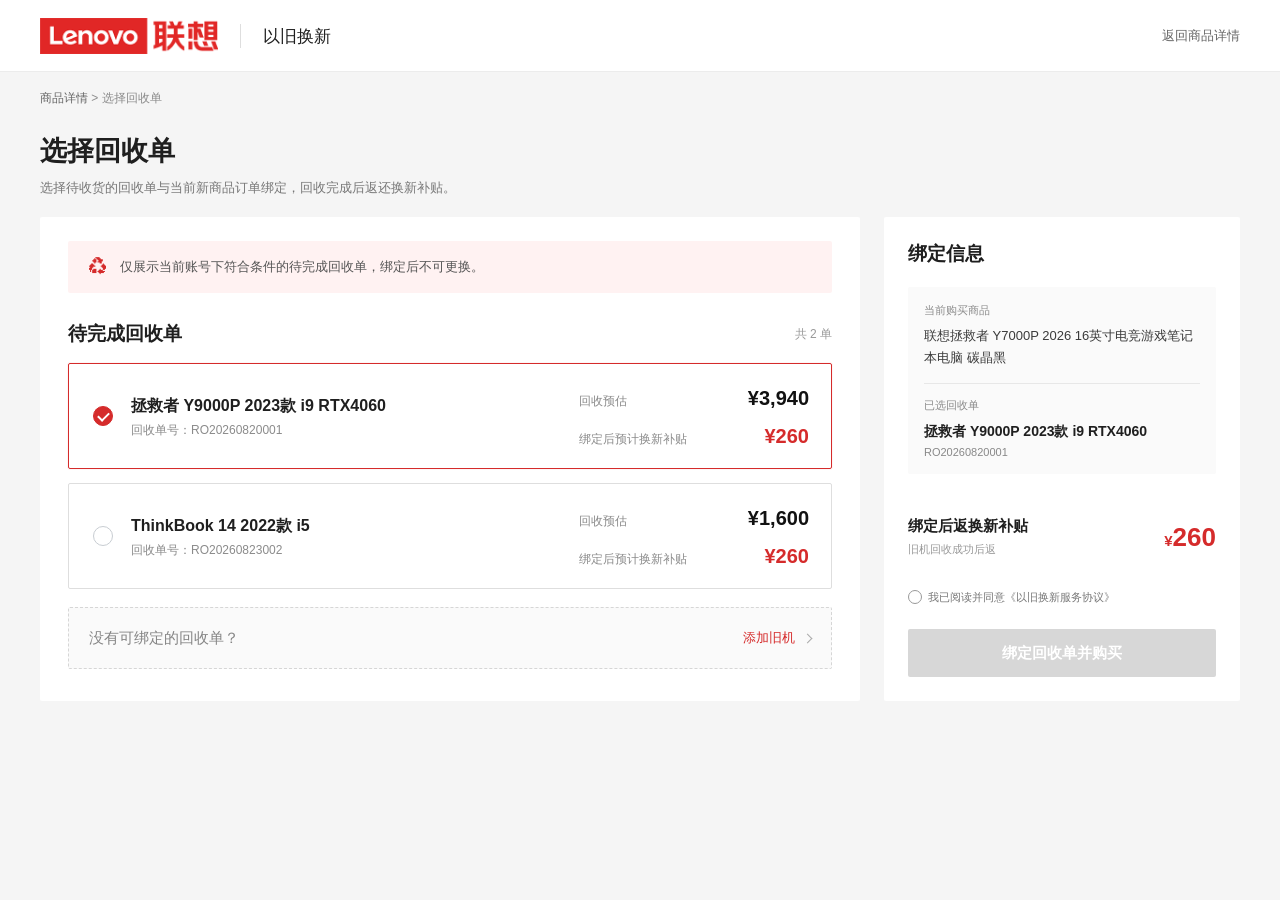
<file: bind-recycle-order.html>
<!doctype html>
<html lang="zh-CN">
<head>
<meta charset="utf-8">
<meta name="viewport" content="width=device-width, initial-scale=1">
<title>选择回收单 - 联想商城</title>
<script>if(new URLSearchParams(location.search).get('embed')==='1')document.documentElement.classList.add('embed')</script>
<style>
:root{--brand:#d52b2b;--brand-light:#fff2f2;--text:#1f1f1f;--muted:#858585;--line:#e8e8e8;--page:#f5f5f5}
*{box-sizing:border-box}
html,body{margin:0;min-width:1200px;min-height:100%;font-family:"Microsoft YaHei","PingFang SC",Arial,sans-serif;color:var(--text);background:var(--page)}
button,input{font:inherit}
button,a{-webkit-tap-highlight-color:transparent}
.site-header{height:72px;background:#fff;border-bottom:1px solid #ececec}
.header-inner{width:1200px;height:72px;margin:0 auto;display:flex;align-items:center}
.brand{display:flex;align-items:center;text-decoration:none;color:var(--text)}
.brand img{display:block;width:178px;height:auto}
.brand-divider{width:1px;height:24px;margin:0 22px;background:#dedede}
.brand-title{font-size:17px;font-weight:500}
.header-spacer{flex:1}
.header-link{margin-left:30px;color:#666;font-size:13px;text-decoration:none}
.header-link:hover{color:var(--brand)}
.breadcrumb{width:1200px;margin:18px auto 0;color:#8c8c8c;font-size:12px}
.breadcrumb a{color:#666;text-decoration:none}
.breadcrumb a:hover{color:var(--brand)}
.page-heading{width:1200px;margin:24px auto 20px}
.page-heading h1{margin:0;font-size:27px;line-height:40px;font-weight:600}
.page-heading p{margin:8px 0 0;color:#777;font-size:13px}
.layout{width:1200px;margin:0 auto 64px;display:grid;grid-template-columns:820px 356px;gap:24px;align-items:stretch}
.panel{background:#fff;border-radius:2px}
.orders-panel{padding:24px 28px 28px}
.notice{display:flex;align-items:center;min-height:52px;padding:13px 16px;border-radius:2px;background:var(--brand-light);color:#555;font-size:13px;line-height:24px}
.notice-icon{display:inline-flex;align-items:center;justify-content:center;width:26px;height:26px;margin-right:10px;border-radius:50%;color:var(--brand);font-size:17px;flex:0 0 auto}
.section-head{display:flex;align-items:center;justify-content:space-between;margin:26px 0 14px}
.section-head h2{margin:0;font-size:19px;line-height:30px;font-weight:600}
.section-count{color:#999;font-size:12px}
.order-list{display:grid;gap:14px}
.order-card{position:relative;display:grid;grid-template-columns:minmax(0,1fr) 230px;column-gap:32px;align-items:center;padding:20px 22px 18px 62px;border:1px solid #dedede;border-radius:2px;background:#fff;cursor:pointer;transition:border-color .16s,box-shadow .16s}
.order-card:hover{border-color:#aaa}
.order-card.is-selected{border-color:var(--brand);box-shadow:0 0 0 1px rgba(226,35,26,.04)}
.order-radio{position:absolute;width:1px;height:1px;overflow:hidden;opacity:0;pointer-events:none}
.radio-mark{position:absolute;left:24px;top:50%;width:20px;height:20px;border:1px solid #c8cdd2;border-radius:50%;background:#fff;transform:translateY(-50%)}
.order-card.is-selected .radio-mark{border-color:var(--brand);background:var(--brand)}
.order-card.is-selected .radio-mark::after{content:"";position:absolute;left:6px;top:3px;width:5px;height:9px;border-right:2px solid #fff;border-bottom:2px solid #fff;transform:rotate(45deg)}
.order-top{grid-column:1;grid-row:1;display:grid;gap:0;align-self:center;min-width:0}
.device-name{font-size:16px;line-height:26px;font-weight:600}
.order-number{margin:0;color:#8b8b8b;font-size:12px;line-height:22px}
.order-values{grid-column:2;grid-row:1;align-self:center;display:grid;grid-template-columns:1fr;gap:10px;margin:0;padding:0;border:0}
.value-cell{display:flex;align-items:baseline;justify-content:space-between;gap:14px;text-align:right}
.value-label{display:inline;color:#8a8a8a;font-size:12px;line-height:20px;white-space:nowrap}
.value-amount{display:inline;margin:0;color:#111;font-size:20px;line-height:28px;font-weight:600;white-space:nowrap}
.value-amount.subsidy{color:var(--brand)}
.add-device{width:100%;height:62px;margin-top:18px;padding:0 20px;display:flex;align-items:center;border:1px dashed #d6d6d6;border-radius:2px;background:#fafafa;cursor:pointer;color:#858585;font-size:15px}
.add-device:hover{border-color:var(--brand);background:#fff8f8}
.add-device strong{margin-left:auto;color:var(--brand);font-size:13px;font-weight:500}
.add-device-arrow{width:7px;height:7px;margin-left:9px;border-top:1px solid #aaa;border-right:1px solid #aaa;transform:rotate(45deg)}
.summary-panel{position:sticky;top:20px;padding:24px}
.summary-panel h2{margin:0 0 20px;font-size:19px;font-weight:600}
.summary-block{padding:16px;background:#fafafa;border-radius:2px}
.summary-label{display:block;margin-bottom:7px;color:#8a8a8a;font-size:11px}
.summary-product{font-size:13px;line-height:22px;color:#3a3a3a}
.summary-order{margin-top:14px;padding-top:14px;border-top:1px solid #e7e7e7}
.summary-device{font-size:14px;line-height:23px;font-weight:600}
.summary-number{margin-top:3px;color:#888;font-size:11px}
.subsidy-row{display:flex;align-items:flex-end;justify-content:space-between;margin-top:22px;padding:18px 0}
.subsidy-copy strong{display:block;font-size:15px;line-height:24px;font-weight:600}
.subsidy-copy span{display:block;margin-top:4px;color:#999;font-size:11px}
.subsidy-price{color:var(--brand);font-size:26px;line-height:32px;font-weight:700}
.subsidy-price small{font-size:15px}
.submit-button{width:100%;height:48px;margin-top:22px;border:0;border-radius:2px;background:var(--brand);color:#fff;font-size:15px;font-weight:600;cursor:pointer}
.submit-button:hover{background:var(--brand)}
.submit-button:active{transform:translateY(1px)}
.submit-button:disabled,.submit-button:disabled:hover{background:#d7d7d7;color:#fff;cursor:not-allowed;transform:none}
.agreement{display:flex;align-items:center;gap:6px;margin:12px 0 0;color:#777;font-size:11px;line-height:20px;white-space:nowrap;text-align:left;cursor:pointer}
.agreement input{position:relative;width:14px;height:14px;margin:0;appearance:none;-webkit-appearance:none;border:1px solid #999;border-radius:50%;background:#fff;cursor:pointer;flex:0 0 auto}
.agreement input:checked{border-color:var(--brand);background:var(--brand)}
.agreement input:checked::after{content:"";position:absolute;left:4px;top:2px;width:3px;height:6px;border-right:2px solid #fff;border-bottom:2px solid #fff;transform:rotate(45deg)}
.agreement a{color:#777;text-decoration:none}
.agreement a:hover{color:var(--brand)}
.summary-actions{width:100%}
.toast{position:fixed;left:50%;bottom:40px;z-index:10;max-width:520px;padding:13px 22px;border-radius:4px;background:rgba(24,24,24,.9);color:#fff;font-size:13px;line-height:22px;opacity:0;transform:translate(-50%,16px);pointer-events:none;transition:opacity .2s,transform .2s}
.toast.is-visible{opacity:1;transform:translate(-50%,0)}
@media(max-height:760px){.summary-panel{top:12px}.page-heading{margin-top:18px}.layout{margin-bottom:36px}}
html.embed,html.embed body{min-width:0;width:100%;height:100%;overflow:hidden;background:#fff}
html.embed .site-header,html.embed .breadcrumb,html.embed .page-heading{display:none}
html.embed .layout{display:block;width:auto;height:100%;margin:0;padding:16px 18px 18px;overflow-x:hidden;overflow-y:auto;background:#fff}
html.embed .panel,html.embed .notice,html.embed .order-card,html.embed .add-device,html.embed .summary-block,html.embed .submit-button{border-radius:2px}
html.embed .orders-panel{height:auto;padding:0;overflow:visible}
html.embed .notice{min-height:40px;padding:8px 10px;background:#fff8f8;font-size:12px;line-height:20px}
html.embed .notice-icon{width:20px;height:20px;margin-right:6px;font-size:14px}
html.embed .section-head{margin:12px 0 8px}
html.embed .section-head h2{font-size:16px;line-height:24px}
html.embed .section-count{font-size:11px}
html.embed .order-list{gap:8px}
html.embed .order-card{grid-template-columns:minmax(0,1fr) 190px;column-gap:16px;padding:11px 12px 10px 43px}
html.embed .radio-mark{left:15px;top:50%;width:17px;height:17px}
html.embed .order-card.is-selected .radio-mark::after{left:5px;top:2px;width:4px;height:8px}
html.embed .device-name{font-size:14px;line-height:20px}
html.embed .order-number{margin-top:0;font-size:11px;line-height:18px}
html.embed .order-values{grid-template-columns:minmax(0,1fr) max-content;column-gap:14px;row-gap:3px;align-items:baseline;margin:0;padding:0;border:0}
html.embed .value-cell{display:contents}
html.embed .value-label{position:relative;left:2px;font-size:11px;line-height:17px}
html.embed .value-amount{margin:0;text-align:left;font-size:16px;line-height:22px}
html.embed .add-device{height:40px;margin-top:8px;padding:0 12px;font-size:12px}
html.embed .add-device strong{font-size:12px}
html.embed .summary-panel{position:relative;top:0;height:auto;display:block;margin-top:14px;padding:0;border-left:0;border-radius:2px}
html.embed .summary-panel h2{margin:0 0 10px;font-size:16px;line-height:24px}
html.embed .summary-block{width:100%;padding:12px 14px;background:#fafafa}
html.embed .summary-label{margin-bottom:4px;font-size:10px}
html.embed .summary-product{font-size:12px;line-height:18px}
html.embed .summary-order{margin-top:8px;padding-top:8px}
html.embed .summary-device{font-size:13px;line-height:18px}
html.embed .summary-number{font-size:10px}
html.embed .subsidy-row{margin-top:10px;padding:11px 14px;border:1px solid #ffe1e1;border-radius:2px;background:#fff8f8}
html.embed .subsidy-copy strong{font-size:13px;line-height:19px}
html.embed .subsidy-copy span{margin-top:1px;font-size:10px}
html.embed .subsidy-price{font-size:22px;line-height:26px}
html.embed .summary-actions{position:static;margin-top:8px;padding:0;border-top:0;background:#fff;box-shadow:none}
html.embed .agreement{width:100%;justify-content:flex-start;margin:0;font-size:11px;line-height:18px;text-align:left}
html.embed .agreement input{position:relative;width:14px;height:14px;margin:0;appearance:none;-webkit-appearance:none;border:1px solid #999;border-radius:50%;background:#fff;cursor:pointer}
html.embed .agreement input:checked{border-color:var(--brand);background:var(--brand)}
html.embed .agreement input:checked::after{content:"";position:absolute;left:4px;top:2px;width:3px;height:6px;border-right:2px solid #fff;border-bottom:2px solid #fff;transform:rotate(45deg)}
html.embed .submit-button{display:block;width:180px;height:38px;margin:9px 0 0 auto;font-size:13px}
</style>
</head>
<body>
<header class="site-header">
<div class="header-inner">
<a class="brand" href="index.html" aria-label="返回联想商品详情">
<img src="assets/skz7mq0zavm0hd8xfaq0nrofxcwje3959207.png" alt="Lenovo">
<span class="brand-divider" aria-hidden="true"></span>
<span class="brand-title">以旧换新</span>
</a>
<span class="header-spacer"></span>
<a class="header-link" id="returnLink" href="index.html">返回商品详情</a>
</div>
</header>
<nav class="breadcrumb" aria-label="面包屑">
<a id="breadcrumbLink" href="index.html">商品详情</a><span> &gt; 选择回收单</span>
</nav>
<div class="page-heading">
<h1>选择回收单</h1>
<p>选择待收货的回收单与当前新商品订单绑定，回收完成后返还换新补贴。</p>
</div>
<main class="layout">
<section class="panel orders-panel" aria-labelledby="pending-orders-title">
<div class="notice"><span class="notice-icon" aria-hidden="true">♻</span><span>仅展示当前账号下符合条件的待完成回收单，绑定后不可更换。</span></div>
<div class="section-head">
<h2 id="pending-orders-title">待完成回收单</h2>
<span class="section-count">共 2 单</span>
</div>
<div class="order-list">
<label class="order-card is-selected" data-device="拯救者 Y9000P 2023款 i9 RTX4060" data-number="RO20260820001" data-subsidy="260">
<input class="order-radio" type="radio" name="recycle-order" value="RO20260820001" checked>
<span class="radio-mark" aria-hidden="true"></span>
<span class="order-top"><span class="device-name">拯救者 Y9000P 2023款 i9 RTX4060</span><span class="order-number">回收单号：RO20260820001</span></span>
<span class="order-values">
<span class="value-cell"><span class="value-label">回收预估</span><strong class="value-amount">¥3,940</strong></span>
<span class="value-cell"><span class="value-label">绑定后预计换新补贴</span><strong class="value-amount subsidy">¥260</strong></span>
</span>
</label>
<label class="order-card" data-device="ThinkBook 14 2022款 i5" data-number="RO20260823002" data-subsidy="260">
<input class="order-radio" type="radio" name="recycle-order" value="RO20260823002">
<span class="radio-mark" aria-hidden="true"></span>
<span class="order-top"><span class="device-name">ThinkBook 14 2022款 i5</span><span class="order-number">回收单号：RO20260823002</span></span>
<span class="order-values">
<span class="value-cell"><span class="value-label">回收预估</span><strong class="value-amount">¥1,600</strong></span>
<span class="value-cell"><span class="value-label">绑定后预计换新补贴</span><strong class="value-amount subsidy">¥260</strong></span>
</span>
</label>
</div>
<button class="add-device" id="addDevice" type="button"><span>没有可绑定的回收单？</span><strong>添加旧机</strong><span class="add-device-arrow" aria-hidden="true"></span></button>
</section>
<aside class="panel summary-panel" aria-labelledby="summary-title">
<h2 id="summary-title">绑定信息</h2>
<div class="summary-block">
<span class="summary-label">当前购买商品</span>
<div class="summary-product" id="summaryProduct">联想拯救者 Y7000P 2026 16英寸电竞游戏笔记本电脑</div>
<div class="summary-order">
<span class="summary-label">已选回收单</span>
<div class="summary-device" id="summaryDevice">拯救者 Y9000P 2023款 i9 RTX4060</div>
<div class="summary-number" id="summaryNumber">RO20260820001</div>
</div>
</div>
<div class="subsidy-row">
<div class="subsidy-copy"><strong>绑定后返换新补贴</strong><span>旧机回收成功后返</span></div>
<div class="subsidy-price"><small>¥</small><span id="summarySubsidy">260</span></div>
</div>
<div class="summary-actions">
<label class="agreement" for="agreementCheck"><input id="agreementCheck" type="checkbox"><span>我已阅读并同意<a href="#">《以旧换新服务协议》</a></span></label>
<button class="submit-button" id="bindAndBuy" type="button" disabled>绑定回收单并购买</button>
</div>
</aside>
</main>
<div class="toast" id="toast" role="status" aria-live="polite"></div>
<script>
(()=>{
const cards=[...document.querySelectorAll('.order-card')];
const query=new URLSearchParams(location.search);
const isEmbedded=query.get('embed')==='1';
const embeddedLayout=isEmbedded?document.querySelector('.layout'):null;
function resetEmbeddedScroll(){
if(!embeddedLayout)return;
embeddedLayout.scrollTop=0;
window.scrollTo(0,0);
}
if(isEmbedded){
if('scrollRestoration' in history)history.scrollRestoration='manual';
window.addEventListener('pageshow',resetEmbeddedScroll);
requestAnimationFrame(resetEmbeddedScroll);
}
const productProfiles={
r9000x:{name:'联想 拯救者R9000X 2026 15.3英寸电竞游戏笔记本电脑 星烁紫',price:'21499'},
'yoga-air-14':{name:'YOGA Air 14 Ultra Aura 2026 14英寸轻薄笔记本电脑 云绢',price:'21499'},
y7000x:{name:'联想拯救者Y7000X 2026 15.3英寸电竞游戏本笔记本电脑 碳晶黑',price:'12999'},
y7000p:{name:'联想拯救者 Y7000P 2026 16英寸电竞游戏笔记本电脑 碳晶黑',price:'15469'}
};
const productKey=productProfiles[query.get('product')]?query.get('product'):'y7000p';
const currentProduct=productProfiles[productKey];
document.getElementById('summaryProduct').textContent=currentProduct.name;
if(query.get('source')==='cart'){
document.title=`${currentProduct.name} - 以旧换新`;
const returnLink=document.getElementById('returnLink');
const breadcrumbLink=document.getElementById('breadcrumbLink');
returnLink.href='cart.html';returnLink.textContent='返回购物车';
breadcrumbLink.href='cart.html';breadcrumbLink.textContent='购物车';
}
const summaryDevice=document.getElementById('summaryDevice');
const summaryNumber=document.getElementById('summaryNumber');
const summarySubsidy=document.getElementById('summarySubsidy');
const agreementCheck=document.getElementById('agreementCheck');
const bindAndBuy=document.getElementById('bindAndBuy');
const toast=document.getElementById('toast');
let toastTimer;
function showToast(message){
toast.textContent=message;
toast.classList.add('is-visible');
clearTimeout(toastTimer);
toastTimer=setTimeout(()=>toast.classList.remove('is-visible'),2400);
}
function selectCard(card){
cards.forEach(item=>item.classList.toggle('is-selected',item===card));
card.querySelector('input').checked=true;
summaryDevice.textContent=card.dataset.device;
summaryNumber.textContent=card.dataset.number;
summarySubsidy.textContent=card.dataset.subsidy;
}
cards.forEach(card=>card.addEventListener('change',()=>selectCard(card)));
document.getElementById('addDevice').addEventListener('click',()=>showToast('跳转服务侧机型选择页'));
agreementCheck.addEventListener('change',()=>{bindAndBuy.disabled=!agreementCheck.checked});
bindAndBuy.addEventListener('click',()=>{
const selected=document.querySelector('.order-card.is-selected');
const params=new URLSearchParams({
recycleOrder:selected.dataset.number,
device:selected.dataset.device,
subsidy:selected.dataset.subsidy,
product:productKey
});
if(query.get('source'))params.set('source',query.get('source'));
const destination=`settlement-center.html?${params.toString()}`;
if(isEmbedded&&window.parent!==window)window.parent.location.href=destination;else window.location.href=destination;
});
document.querySelector('.agreement a').addEventListener('click',event=>{event.preventDefault();event.stopPropagation();showToast('服务协议内容将在后续接入')});
})();
</script>
</body>
</html>
</file>
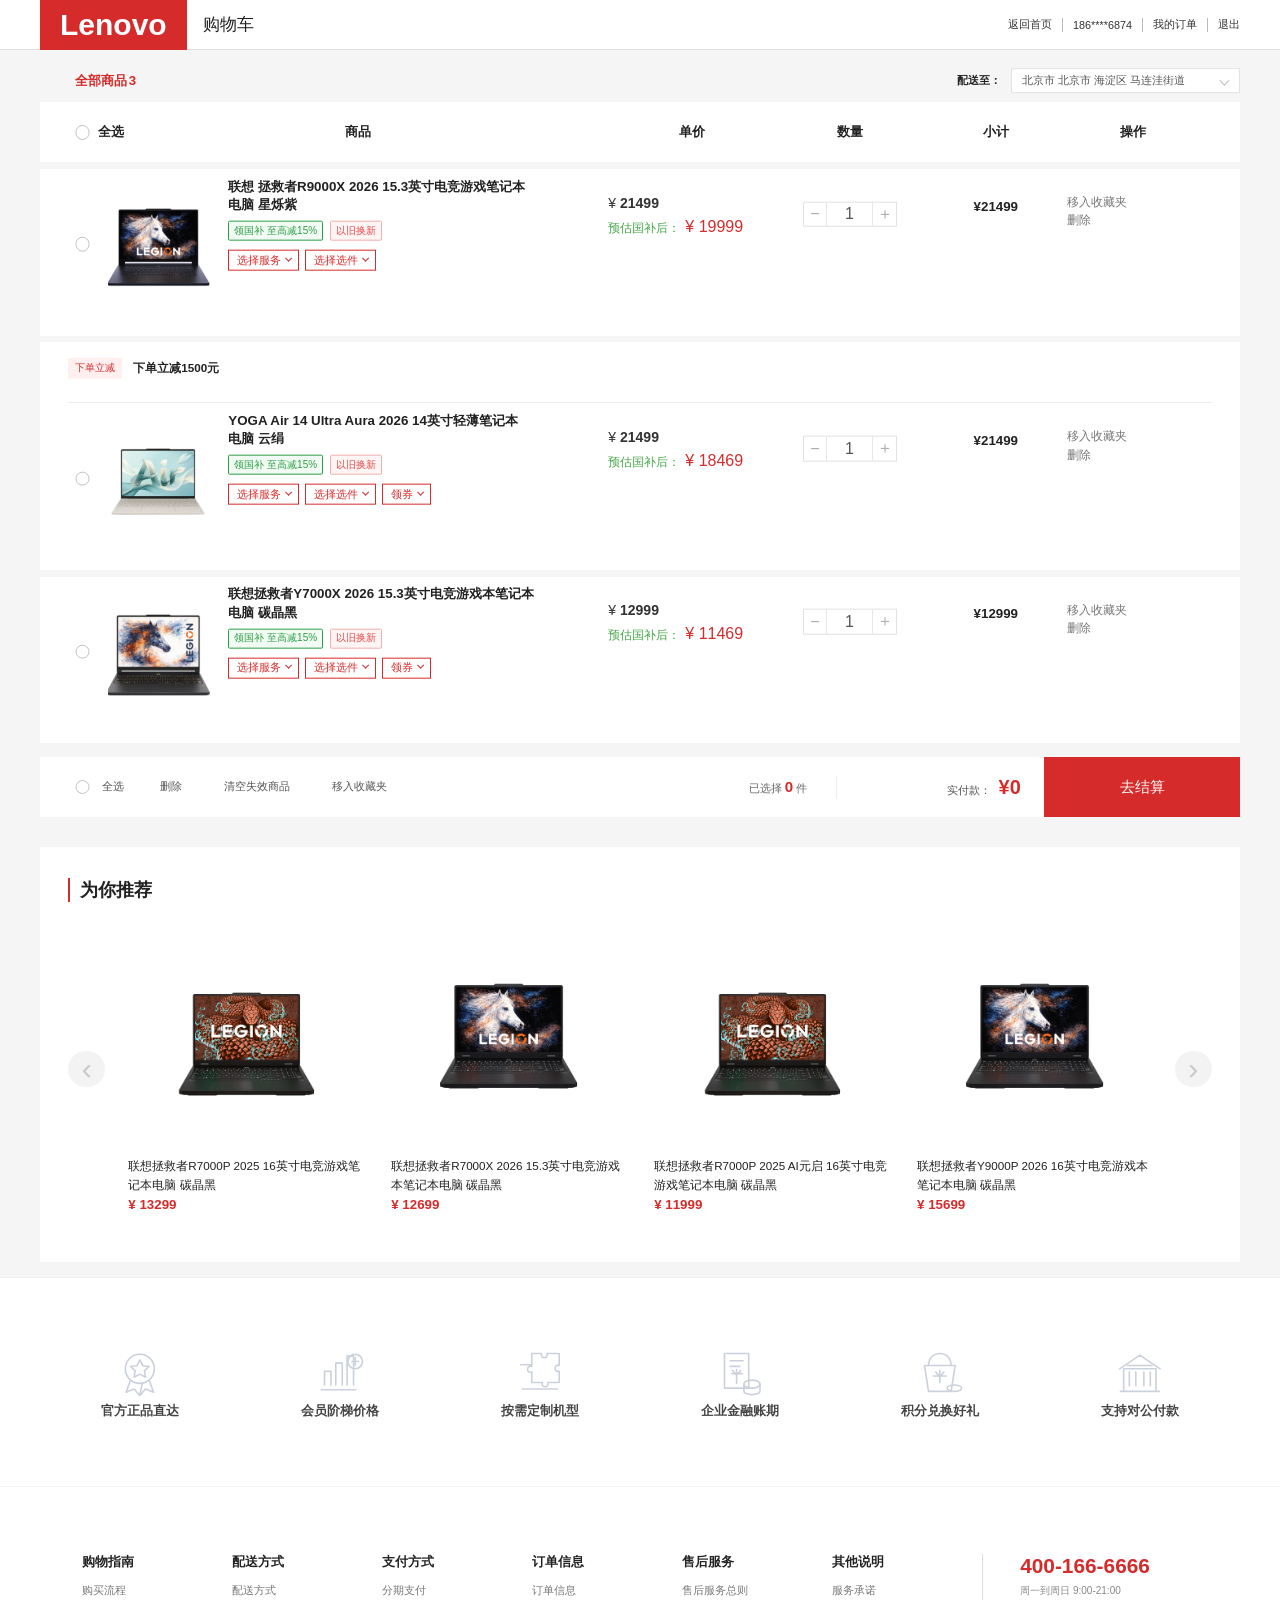
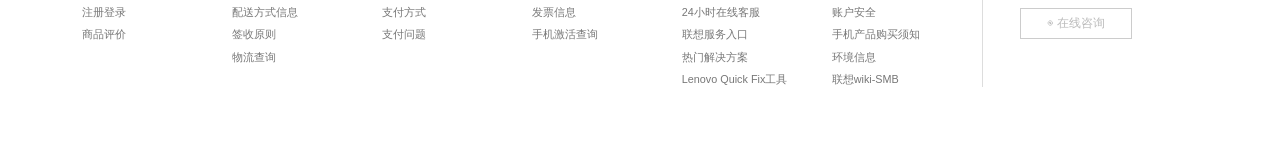
<file: cart.html>
<!doctype html>
<html lang="zh-CN">
<head>
<meta charset="utf-8">
<meta name="viewport" content="width=device-width, initial-scale=1">
<title>购物车 - 联想商城</title>
<style>
:root{--red:#d52b2b;--green:#45a748;--text:#222;--muted:#888;--line:#ececec;--page:#f5f5f5}
*{box-sizing:border-box}
html,body{margin:0;min-width:1250px;min-height:100%;font-family:"Microsoft YaHei","PingFang SC",Arial,sans-serif;color:var(--text);background:var(--page)}
a{color:inherit;text-decoration:none}button{font:inherit}
.site-header{height:50px;border-bottom:1px solid #ddd;background:#fff}
.header-inner{width:1200px;height:50px;margin:0 auto;display:flex;align-items:center}
.logo{display:flex;width:146.667px;height:50px;align-items:center;justify-content:center;background:var(--red);color:#fff;font:700 30px/50px Arial,sans-serif}
.header-title{margin-left:16.667px;font-size:16.667px;color:#222}
.header-nav{margin-left:auto;display:flex;align-items:center;font-size:10.833px;color:#333}
.header-nav i{width:1px;height:13.333px;margin:0 10px;background:#bbb}
.header-nav a:hover{color:var(--red)}
.cart-main{width:1200px;margin:20.833px auto 14.167px}
.cart-top{height:31.667px;display:flex;align-items:center;padding:0}
.cart-top>*{transform:translateY(-5.833px)}
.all-goods{margin-left:35px;color:var(--red);font-size:13.333px;font-weight:600}.all-goods strong{margin-left:1.667px}
.delivery{margin-left:auto;display:flex;align-items:center;gap:10px;font-size:10.833px}
.delivery label{font-weight:600}
.delivery-box{position:relative;width:229.167px;height:25px;padding:0 28.333px 0 10px;border:1px solid #e2e2e2;background:#fff;line-height:23.333px;color:#555;white-space:nowrap}
.delivery-box::after{content:"";position:absolute;right:10.833px;top:7.5px;width:5.833px;height:5.833px;border-right:1px solid #bbb;border-bottom:1px solid #bbb;transform:rotate(45deg)}
.columns{display:grid;grid-template-columns:40px 500px 166.667px 150px 141.667px 133.333px;align-items:center;height:60px;padding:0 28.333px;margin-bottom:6.667px;background:#fff;font-size:13.333px;font-weight:600}
.columns>span{text-align:center}.columns>.check-label{min-width:63.333px;white-space:nowrap;transform:translateX(7.5px)}
.check-label{display:flex;align-items:center;gap:8.333px;cursor:pointer}.check-label input{position:absolute;opacity:0;pointer-events:none}
.check-mark{position:relative;display:inline-block;width:14.167px;height:14.167px;border:1px solid #bfc5ca;border-radius:50%;background:#fff;flex:0 0 auto}
.check-label input:checked+.check-mark{border-color:var(--red);background:var(--red)}
.check-label input:checked+.check-mark::after{content:"";position:absolute;left:4.167px;top:1.667px;width:3.333px;height:6.667px;border-right:1.667px solid #fff;border-bottom:1.667px solid #fff;transform:rotate(45deg)}
.cart-item{margin-top:6.667px;padding:0 28.333px;background:#fff}
.cart-item.is-selected{background:#fffaf7}
.promo-line{display:flex;align-items:center;height:60.833px;border-bottom:1px solid #eee;font-size:11.667px;font-weight:600}
.promo-line>*{transform:translateY(-4.167px)}
.promo-tag{margin-right:11.667px;padding:3.333px 6.667px;border-radius:1.667px;background:#fff0ef;color:var(--red);font-size:10px;font-weight:400}
.item-row{display:grid;grid-template-columns:40px 500px 166.667px 150px 141.667px 133.333px;align-items:center;min-height:166.667px}.item-row>.check-label{transform:translate(7.5px,-8.333px)}
.product-cell{display:grid;grid-template-columns:105px 1fr;align-items:center;gap:15px;padding-right:16.667px}
.product-cell>div:last-child{transform:translateY(-28.333px)}
.product-image-wrap{display:flex;align-items:center;justify-content:center;width:105px;height:110px}
.product-image{width:121.667px;height:121.667px;object-fit:contain;mix-blend-mode:multiply}
.yoga-image{width:103.333px;height:103.333px;filter:saturate(.55) brightness(1.18)}
.product-image-crop{display:block;width:105px;height:110px;background-image:url("assets/cart-reference-top.png");background-repeat:no-repeat;background-size:1706px 932.667px}
.product-image-crop.r9000x{background-position:-321.667px -196.667px}.product-image-crop.yoga{background-position:-321.667px -430.833px}.product-image-crop.y7000x{background-position:-321.667px -605px}
.product-name{font-size:13.333px;line-height:18.333px;font-weight:600}
.product-options{display:flex;gap:5.833px;margin-top:9.167px}
.option-btn{height:20.833px;padding:0 7.5px;border:1px solid var(--red);background:#fff;color:var(--red);font-size:10.833px;cursor:pointer}
.option-btn::after{content:"";display:inline-block;width:4.167px;height:4.167px;margin:0 0 2.5px 5px;border-right:1px solid currentColor;border-bottom:1px solid currentColor;transform:rotate(45deg)}
.price-cell{font-size:11.667px;line-height:21.667px;text-align:left;transform:translateY(-36.667px)}.price-cell .trade-price{color:var(--green)}.price-cell .trade-price.is-final-price{color:var(--red)}.price-cell .trade-price strong{margin-left:5px;color:var(--red);font-size:15px;font-weight:500}
.benefit-tags{display:flex;align-items:center;gap:6.667px;margin-top:6.667px;white-space:nowrap}
.benefit-tag{display:inline-flex;align-items:center;justify-content:center;height:20px;padding:0 5px;border:1px solid;border-radius:1.667px;background:#fff;font-size:10px;font-weight:400;line-height:18.333px;white-space:nowrap;cursor:default;pointer-events:none;user-select:none}
.benefit-tag.subsidy-tag{min-width:0;border-color:#2c9e45;background:#f1faf3;color:#2c9e45}
.benefit-tag.tradein-tag{min-width:0;border-color:#f0aeae;background:#fff5f5;color:#e54848}
.benefit-tag:disabled{opacity:1}
.qty-cell{text-align:center;transform:translateY(-38.333px)}.qty-box{display:inline-grid;grid-template-columns:23.333px 45.833px 23.333px;height:25.833px;border:1px solid #e2e2e2;color:#aaa}.qty-box span{display:flex;align-items:center;justify-content:center;border-right:1px solid #e7e7e7}.qty-box span:last-child{border:0}.qty-box .qty-number{color:#555}.limit{margin-top:5.833px;color:var(--red);font-size:10px}
.subtotal{text-align:center;font-size:13.333px;font-weight:600;transform:translateY(-45.833px)}.item-actions{color:#777;font-size:11.667px;line-height:18.333px;text-align:left;transform:translateY(-40.833px)}.item-actions button{display:block;padding:0;border:0;background:none;color:inherit;cursor:pointer}.item-actions button:hover{color:var(--red)}
.summary-bar{display:grid;grid-template-columns:1fr auto auto 195.833px;align-items:center;height:60px;margin-top:14.167px;padding-left:28.333px;background:#fff}
.summary-actions{display:flex;align-items:center;gap:30px;color:#555;font-size:10.833px;transform:translateX(7.5px)}.summary-actions .check-label{gap:11.667px}.summary-actions button{border:0;background:none;color:inherit;cursor:pointer}.summary-actions button:hover{color:var(--red)}
.selected-count{padding:0 29.167px;color:#666;font-size:10.833px}.selected-count strong{margin:0 2.5px;color:var(--red);font-size:15px}
.total-price{min-width:208.333px;padding:0 23.333px;border-left:1px solid #eee;color:#555;font-size:10.833px}.total-main{display:flex;align-items:baseline;justify-content:flex-end}.total-main strong{margin-left:7.5px;color:var(--red);font-size:20px}.savings-line{display:flex;align-items:center;justify-content:flex-end;margin-top:1.667px;color:#555}.savings-line[hidden]{display:none}.savings-line strong{margin-left:6.667px;color:var(--red);font-size:10.833px}.savings-detail{margin-left:20px;color:#777;white-space:nowrap}
.checkout-button{align-self:stretch;border:0;background:var(--red);color:#fff;font-size:15px;cursor:pointer}.checkout-button:hover{background:var(--red)}
.recommend{margin-top:29.167px;padding:31.667px 28.333px 50px;background:#fff}.recommend h2{margin:0;padding-left:10px;border-left:2.5px solid var(--red);font-size:18.333px;line-height:23.333px}
.recommend-body{position:relative;margin-top:28.333px;padding:0 60px}.recommend-list{display:grid;grid-template-columns:repeat(4,1fr);gap:28.333px}.recommend-card{text-align:left}.recommend-image{display:flex;align-items:center;justify-content:center;height:170.833px}.recommend-image img{width:183.333px;height:162.5px;object-fit:contain;mix-blend-mode:multiply}.recommend-name{min-height:36.667px;font-size:11.667px;line-height:18.333px}.recommend-price{margin-top:3.333px;color:var(--red);font-size:13.333px;font-weight:600}.carousel-arrow{position:absolute;top:70.833px;width:36.667px;height:36.667px;border:0;border-radius:50%;background:#f3f3f3;color:#c8c8c8;font-size:30px;line-height:33.333px;cursor:pointer}.carousel-arrow.left{left:0}.carousel-arrow.right{right:0}
.recommend-image{height:212.5px}.recommend-name{margin-top:15px}.recommend-card.red-snake .recommend-image img{filter:hue-rotate(140deg) saturate(1.25)}.carousel-arrow{top:120.833px}
.service-strip{background:#fff;border-top:1px solid #f1f1f1}.service-inner{width:1200px;height:208.333px;margin:0 auto;display:grid;grid-template-columns:repeat(6,1fr);align-items:center}.service-item{text-align:center;color:#444;font-size:12.5px;font-weight:600}.service-icon{display:flex;height:60px;align-items:center;justify-content:center}.service-icon svg{width:51.667px;height:51.667px;fill:none;stroke:#cbd1dc;stroke-width:2;stroke-linecap:round;stroke-linejoin:round}
.site-footer{background:#fff;border-top:1px solid #f5f5f5}.footer-inner{width:1116.67px;margin:0 auto;padding:66.667px 0 58.333px;display:grid;grid-template-columns:repeat(6,1fr) 216.667px;gap:20.833px}.footer-column h3{margin:0 0 13.333px;font-size:12.5px}.footer-column a{display:block;margin-top:8.333px;color:#777;font-size:10.833px}.footer-column a:hover{color:var(--red)}.footer-support{padding-left:37.5px;border-left:1px solid #ddd}.footer-phone{color:var(--red);font-size:20.833px;font-weight:600}.footer-time{margin-top:6.667px;color:#888;font-size:10px}.footer-consult{width:111.667px;height:30.833px;margin-top:10px;border:1px solid #ccc;background:#fff;color:#bbb;font-size:11.667px}
.toast{position:fixed;left:50%;bottom:31.667px;z-index:20;padding:10px 16.667px;border-radius:2.5px;background:rgba(20,20,20,.9);color:#fff;font-size:10.833px;opacity:0;transform:translate(-50%,10px);pointer-events:none;transition:.2s}.toast.visible{opacity:1;transform:translate(-50%,0)}

/* Preserve readable price typography within the compact cart grid. */
.price-cell{font-size:14px;line-height:24px;color:#333}
.price-cell .unit-price-number{font-weight:600}
.price-cell .price-currency{font-weight:400}
.price-cell .trade-price{font-size:12px}
.price-cell .trade-price strong{font-size:16px;font-weight:500}
</style>
</head>
<body>
<header class="site-header"><div class="header-inner"><a href="联想商品页-PC端-直接打开.html"><span class="logo">Lenovo</span></a><span class="header-title">购物车</span><nav class="header-nav"><a href="联想商品页-PC端-直接打开.html">返回首页</a><i></i><span>186****6874</span><i></i><a href="#" class="static-action">我的订单</a><i></i><a href="#" class="static-action">退出</a></nav></div></header>
<main class="cart-main">
<div class="cart-top"><span class="all-goods">全部商品<strong id="goodsCount">3</strong></span><div class="delivery"><label>配送至：</label><span class="delivery-box">北京市 北京市 海淀区 马连洼街道</span></div></div>
<div class="columns"><label class="check-label"><input id="selectAllTop" type="checkbox"><span class="check-mark"></span><span>全选</span></label><span>商品</span><span>单价</span><span>数量</span><span>小计</span><span>操作</span></div>
<section class="cart-item" data-product="r9000x" data-price="21499" data-hand-price="21499" data-saving="0">
<div class="item-row"><label class="check-label"><input class="item-check" type="checkbox"><span class="check-mark"></span></label><div class="product-cell"><div class="product-image-wrap"><span class="product-image-crop r9000x" role="img" aria-label="联想拯救者 R9000X"></span></div><div><div class="product-name">联想 拯救者R9000X 2026 15.3英寸电竞游戏笔记本<br>电脑 星烁紫</div><div class="benefit-tags"><button class="benefit-tag subsidy-tag" type="button" aria-pressed="false" data-default-label="领国补 至高减15%" data-active-label="已领取 国补减¥1,500">领国补 至高减15%</button><button class="benefit-tag tradein-tag" type="button" aria-pressed="false" data-default-label="以旧换新" data-active-label="已绑定旧机">以旧换新</button></div><div class="product-options"><button class="option-btn static-action" type="button">选择服务</button><button class="option-btn static-action" type="button">选择选件</button></div></div></div><div class="price-cell"><div><span class="price-currency">¥</span> <span class="unit-price-number">21499</span></div><div class="trade-price">预估国补后：<strong>¥ 19999</strong></div></div><div class="qty-cell"><div class="qty-box"><span>−</span><span class="qty-number">1</span><span>＋</span></div></div><div class="subtotal">¥21499</div><div class="item-actions"><button class="static-action" type="button">移入收藏夹</button><button class="static-action" type="button">删除</button></div></div>
</section>
<section class="cart-item" data-product="yoga-air-14" data-price="21499" data-hand-price="19969" data-saving="1530">
<div class="promo-line"><span class="promo-tag">下单立减</span><span>下单立减1500元</span></div>
<div class="item-row"><label class="check-label"><input class="item-check" type="checkbox"><span class="check-mark"></span></label><div class="product-cell"><div class="product-image-wrap"><span class="product-image-crop yoga" role="img" aria-label="YOGA Air 14 Ultra Aura"></span></div><div><div class="product-name">YOGA Air 14 Ultra Aura 2026 14英寸轻薄笔记本<br>电脑 云绢</div><div class="benefit-tags"><button class="benefit-tag subsidy-tag" type="button" aria-pressed="false" data-default-label="领国补 至高减15%" data-active-label="已领取 国补减¥3,030">领国补 至高减15%</button><button class="benefit-tag tradein-tag" type="button" aria-pressed="false" data-default-label="以旧换新" data-active-label="已绑定旧机">以旧换新</button></div><div class="product-options"><button class="option-btn static-action" type="button">选择服务</button><button class="option-btn static-action" type="button">选择选件</button><button class="option-btn static-action" type="button">领券</button></div></div></div><div class="price-cell"><div><span class="price-currency">¥</span> <span class="unit-price-number">21499</span></div><div class="trade-price">预估国补后：<strong>¥ 18469</strong></div></div><div class="qty-cell"><div class="qty-box"><span>−</span><span class="qty-number">1</span><span>＋</span></div></div><div class="subtotal">¥21499</div><div class="item-actions"><button class="static-action" type="button">移入收藏夹</button><button class="static-action" type="button">删除</button></div></div>
</section>
<section class="cart-item" data-product="y7000x" data-price="12999" data-hand-price="12969" data-saving="30">
<div class="item-row"><label class="check-label"><input class="item-check" type="checkbox"><span class="check-mark"></span></label><div class="product-cell"><div class="product-image-wrap"><span class="product-image-crop y7000x" role="img" aria-label="联想拯救者 Y7000X"></span></div><div><div class="product-name">联想拯救者Y7000X 2026 15.3英寸电竞游戏本笔记本<br>电脑 碳晶黑</div><div class="benefit-tags"><button class="benefit-tag subsidy-tag" type="button" aria-pressed="false" data-default-label="领国补 至高减15%" data-active-label="已领取 国补减¥1,530">领国补 至高减15%</button><button class="benefit-tag tradein-tag" type="button" aria-pressed="false" data-default-label="以旧换新" data-active-label="已绑定旧机">以旧换新</button></div><div class="product-options"><button class="option-btn static-action" type="button">选择服务</button><button class="option-btn static-action" type="button">选择选件</button><button class="option-btn static-action" type="button">领券</button></div></div></div><div class="price-cell"><div><span class="price-currency">¥</span> <span class="unit-price-number">12999</span></div><div class="trade-price">预估国补后：<strong>¥ 11469</strong></div></div><div class="qty-cell"><div class="qty-box"><span>−</span><span class="qty-number">1</span><span>＋</span></div></div><div class="subtotal">¥12999</div><div class="item-actions"><button class="static-action" type="button">移入收藏夹</button><button class="static-action" type="button">删除</button></div></div>
</section>
<div class="summary-bar"><div class="summary-actions"><label class="check-label"><input id="selectAllBottom" type="checkbox"><span class="check-mark"></span><span>全选</span></label><button class="static-action" type="button">删除</button><button class="static-action" type="button">清空失效商品</button><button class="static-action" type="button">移入收藏夹</button></div><div class="selected-count">已选择<strong id="selectedCount">0</strong>件</div><div class="total-price"><div class="total-main"><span>实付款：</span><strong>¥<span id="totalPrice">0</span></strong></div><div class="savings-line" id="savingsLine" hidden><span>节省了：</span><strong>¥<span id="savingAmount">0</span></strong><span class="savings-detail">优惠明细 ⓘ</span></div></div><button class="checkout-button" id="checkout" type="button">去结算</button></div>
<section class="recommend"><h2>为你推荐</h2><div class="recommend-body"><button class="carousel-arrow left static-action" type="button">‹</button><div class="recommend-list"><article class="recommend-card red-snake"><div class="recommend-image"><img src="assets/e1BMymbVviLm9hRueSQV9hrFU-3492.jpg" alt="联想拯救者R7000P"></div><div class="recommend-name">联想拯救者R7000P 2025 16英寸电竞游戏笔记本电脑 碳晶黑</div><div class="recommend-price">¥ 13299</div></article><article class="recommend-card"><div class="recommend-image"><img src="assets/c8cac4f935-XtMYLlh6bRm17GM1SV1dnAnCM-1684.jpg" alt="联想拯救者R7000X"></div><div class="recommend-name">联想拯救者R7000X 2026 15.3英寸电竞游戏本笔记本电脑 碳晶黑</div><div class="recommend-price">¥ 12699</div></article><article class="recommend-card red-snake"><div class="recommend-image"><img src="assets/e1BMymbVviLm9hRueSQV9hrFU-3492.jpg" alt="联想拯救者R7000P AI元启"></div><div class="recommend-name">联想拯救者R7000P 2025 AI元启 16英寸电竞游戏笔记本电脑 碳晶黑</div><div class="recommend-price">¥ 11999</div></article><article class="recommend-card"><div class="recommend-image"><img src="assets/c8cac4f935-XtMYLlh6bRm17GM1SV1dnAnCM-1684.jpg" alt="联想拯救者Y9000P"></div><div class="recommend-name">联想拯救者Y9000P 2026 16英寸电竞游戏本笔记本电脑 碳晶黑</div><div class="recommend-price">¥ 15699</div></article></div><button class="carousel-arrow right static-action" type="button">›</button></div></section>
</main>
<section class="service-strip"><div class="service-inner">
<div class="service-item"><span class="service-icon"><svg viewBox="0 0 64 64" aria-hidden="true"><circle cx="32" cy="27" r="18"/><path d="m32 16 3.5 7.2 8 .9-5.8 5.5 1.5 7.8-7.2-3.8-7.2 3.8 1.5-7.8-5.8-5.5 8-.9zM20 42l-5 14 10-4 7 8 3-15M44 42l5 14-10-4-7 8"/></svg></span>官方正品直达</div>
<div class="service-item"><span class="service-icon"><svg viewBox="0 0 64 64" aria-hidden="true"><path d="M9 53h43M13 47V30h8v17M27 47V20h8v27M41 47V11h8v36"/><circle cx="51" cy="18" r="9"/><path d="M47 18h8M51 13v10"/></svg></span>会员阶梯价格</div>
<div class="service-item"><span class="service-icon"><svg viewBox="0 0 64 64" aria-hidden="true"><path d="M8 22h14V8h12c-2 7 9 7 7 0h15v15c-7-2-7 9 0 7v14H42c2 7-9 7-7 0H22V31c-7 2-7-9 0-7V22z"/><path d="M10 52h44"/></svg></span>按需定制机型</div>
<div class="service-item"><span class="service-icon"><svg viewBox="0 0 64 64" aria-hidden="true"><path d="M13 8h30v43H13zM20 17h16M20 24h12"/><path d="M22 33h13M28 28v17M23 29l5 6 5-6"/><ellipse cx="47" cy="46" rx="10" ry="5"/><path d="M37 46v8c0 3 4 5 10 5s10-2 10-5v-8"/></svg></span>企业金融账期</div>
<div class="service-item"><span class="service-icon"><svg viewBox="0 0 64 64" aria-hidden="true"><path d="M18 23c0-9 6-15 14-15s14 6 14 15M13 23h38l-5 32H18z"/><path d="M24 36h16M32 29v15M27 31l5 6 5-6"/><ellipse cx="50" cy="51" rx="9" ry="4"/></svg></span>积分兑换好礼</div>
<div class="service-item"><span class="service-icon"><svg viewBox="0 0 64 64" aria-hidden="true"><path d="m7 27 25-17 25 17M12 27h40v28H12zM8 55h48M19 31v17M27 31v17M37 31v17M45 31v17"/><path d="M17 23h30"/></svg></span>支持对公付款</div>
</div></section>
<footer class="site-footer"><div class="footer-inner"><div class="footer-column"><h3>购物指南</h3><a href="#">购买流程</a><a href="#">注册登录</a><a href="#">商品评价</a></div><div class="footer-column"><h3>配送方式</h3><a href="#">配送方式</a><a href="#">配送方式信息</a><a href="#">签收原则</a><a href="#">物流查询</a></div><div class="footer-column"><h3>支付方式</h3><a href="#">分期支付</a><a href="#">支付方式</a><a href="#">支付问题</a></div><div class="footer-column"><h3>订单信息</h3><a href="#">订单信息</a><a href="#">发票信息</a><a href="#">手机激活查询</a></div><div class="footer-column"><h3>售后服务</h3><a href="#">售后服务总则</a><a href="#">24小时在线客服</a><a href="#">联想服务入口</a><a href="#">热门解决方案</a><a href="#">Lenovo Quick Fix工具</a></div><div class="footer-column"><h3>其他说明</h3><a href="#">服务承诺</a><a href="#">账户安全</a><a href="#">手机产品购买须知</a><a href="#">环境信息</a><a href="#">联想wiki-SMB</a></div><div class="footer-support"><div class="footer-phone">400-166-6666</div><div class="footer-time">周一到周日 9:00-21:00</div><button class="footer-consult static-action" type="button">◉ 在线咨询</button></div></div></footer>
<div class="toast" id="toast" role="status" aria-live="polite"></div>
<script src="logic/trade-state.js"></script>
<script src="logic/editor-host.js?v=20261012-6"></script>
<script>
(()=>{
const cartParams=new URLSearchParams(location.search);const inboundOld=TradeState.parse(cartParams.get('old'),null);const inboundProduct=TradeState.parse(cartParams.get('newProduct'),null);
const itemChecks=[...document.querySelectorAll('.item-check')];const selectAllTop=document.getElementById('selectAllTop');const selectAllBottom=document.getElementById('selectAllBottom');const selectedCount=document.getElementById('selectedCount');const totalPrice=document.getElementById('totalPrice');const savingsLine=document.getElementById('savingsLine');const savingAmount=document.getElementById('savingAmount');const toast=document.getElementById('toast');let toastTimer;
function showToast(message){toast.textContent=message;toast.classList.add('visible');clearTimeout(toastTimer);toastTimer=setTimeout(()=>toast.classList.remove('visible'),2200)}
if(inboundOld&&inboundProduct){const first=itemChecks[0].closest('.cart-item');first.dataset.product='sync-product';first.dataset.price=inboundProduct.price;first.dataset.saving='2060';first.dataset.handPrice=Number(inboundProduct.price)-2060;first.querySelector('.product-name').textContent=inboundProduct.name;first.querySelector('.unit-price-number').textContent=inboundProduct.price;itemChecks[0].checked=true;}
itemChecks.forEach(input=>{const item=input.closest('.cart-item');item.dataset.quantity='1';const spans=item.querySelectorAll('.qty-box>span');[0,2].forEach(i=>{spans[i].setAttribute('role','button');spans[i].tabIndex=0;spans[i].setAttribute('aria-label',i===0?'减少数量':'增加数量');const change=()=>{item.dataset.quantity=TradeState.qty(Number(item.dataset.quantity)+(i===0?-1:1));refresh()};spans[i].onclick=change;spans[i].onkeydown=e=>{if(e.key==='Enter'||e.key===' '){e.preventDefault();change()}}})});
function refresh(){
const selected=itemChecks.filter(input=>input.checked);
itemChecks.forEach(input=>{
const item=input.closest('.cart-item');
const q=TradeState.qty(item.dataset.quantity);item.querySelector('.qty-number').textContent=q;item.querySelector('.subtotal').textContent='¥'+Number(item.dataset.price)*q;item.querySelectorAll('.qty-box>span')[0].setAttribute('aria-disabled',q===1);item.querySelectorAll('.qty-box>span')[2].setAttribute('aria-disabled',q===2);
const priceCopy=item.querySelector('.trade-price');
if(!priceCopy.dataset.defaultHtml)priceCopy.dataset.defaultHtml=priceCopy.innerHTML;
item.classList.toggle('is-selected',input.checked);
priceCopy.classList.remove('is-final-price');
priceCopy.innerHTML=priceCopy.dataset.defaultHtml;
if(input.checked&&selected.length===1&&Number(item.dataset.saving)>0){
priceCopy.classList.add('is-final-price');
priceCopy.innerHTML=`预估到手价：<strong>¥ ${Number(item.dataset.handPrice).toLocaleString('en-US').replaceAll(',','')}</strong>`;
}
});
const all=selected.length===itemChecks.length;
const bestSaving=selected.reduce((best,input)=>Math.max(best,Number(input.closest('.cart-item').dataset.saving)),0);
const baseTotal=selected.reduce((sum,input)=>sum+Number(input.closest('.cart-item').dataset.price)*TradeState.qty(input.closest('.cart-item').dataset.quantity),0);
selectAllTop.checked=all;selectAllBottom.checked=all;selectedCount.textContent=selected.reduce((n,i)=>n+TradeState.qty(i.closest('.cart-item').dataset.quantity),0);
totalPrice.textContent=(baseTotal-bestSaving).toLocaleString('en-US').replaceAll(',','');
savingAmount.textContent=bestSaving.toLocaleString('en-US').replaceAll(',','');savingsLine.hidden=bestSaving===0;
}
itemChecks.forEach(input=>input.addEventListener('change',refresh));[selectAllTop,selectAllBottom].forEach(input=>input.addEventListener('change',()=>{itemChecks.forEach(item=>item.checked=input.checked);refresh()}));
document.querySelectorAll('.benefit-tag').forEach(tag=>{tag.disabled=true;tag.tabIndex=-1;tag.removeAttribute('aria-pressed');tag.setAttribute('aria-disabled','true')});
document.querySelectorAll('.static-action').forEach(item=>item.addEventListener('click',event=>{event.preventDefault();showToast('此功能为静态镜像展示')}));
document.getElementById('checkout').addEventListener('click',()=>{const selected=itemChecks.filter(input=>input.checked);if(!selected.length){showToast('请先选择需要结算的商品');return}const items=selected.map(input=>input.closest('.cart-item').dataset.product).join(',');const next=new URLSearchParams({source:'cart',items,total:totalPrice.textContent,saving:savingAmount.textContent});next.set('quantities',JSON.stringify(Object.fromEntries(selected.map(i=>{const el=i.closest('.cart-item');return [el.dataset.product,TradeState.qty(el.dataset.quantity)]}))));if(inboundOld){next.set('old',JSON.stringify(inboundOld));next.set('newProduct',JSON.stringify(inboundProduct));}window.location.href=`settlement-center.html?${next.toString()}`});
refresh();
})();
</script>
</body>
</html>
</file>
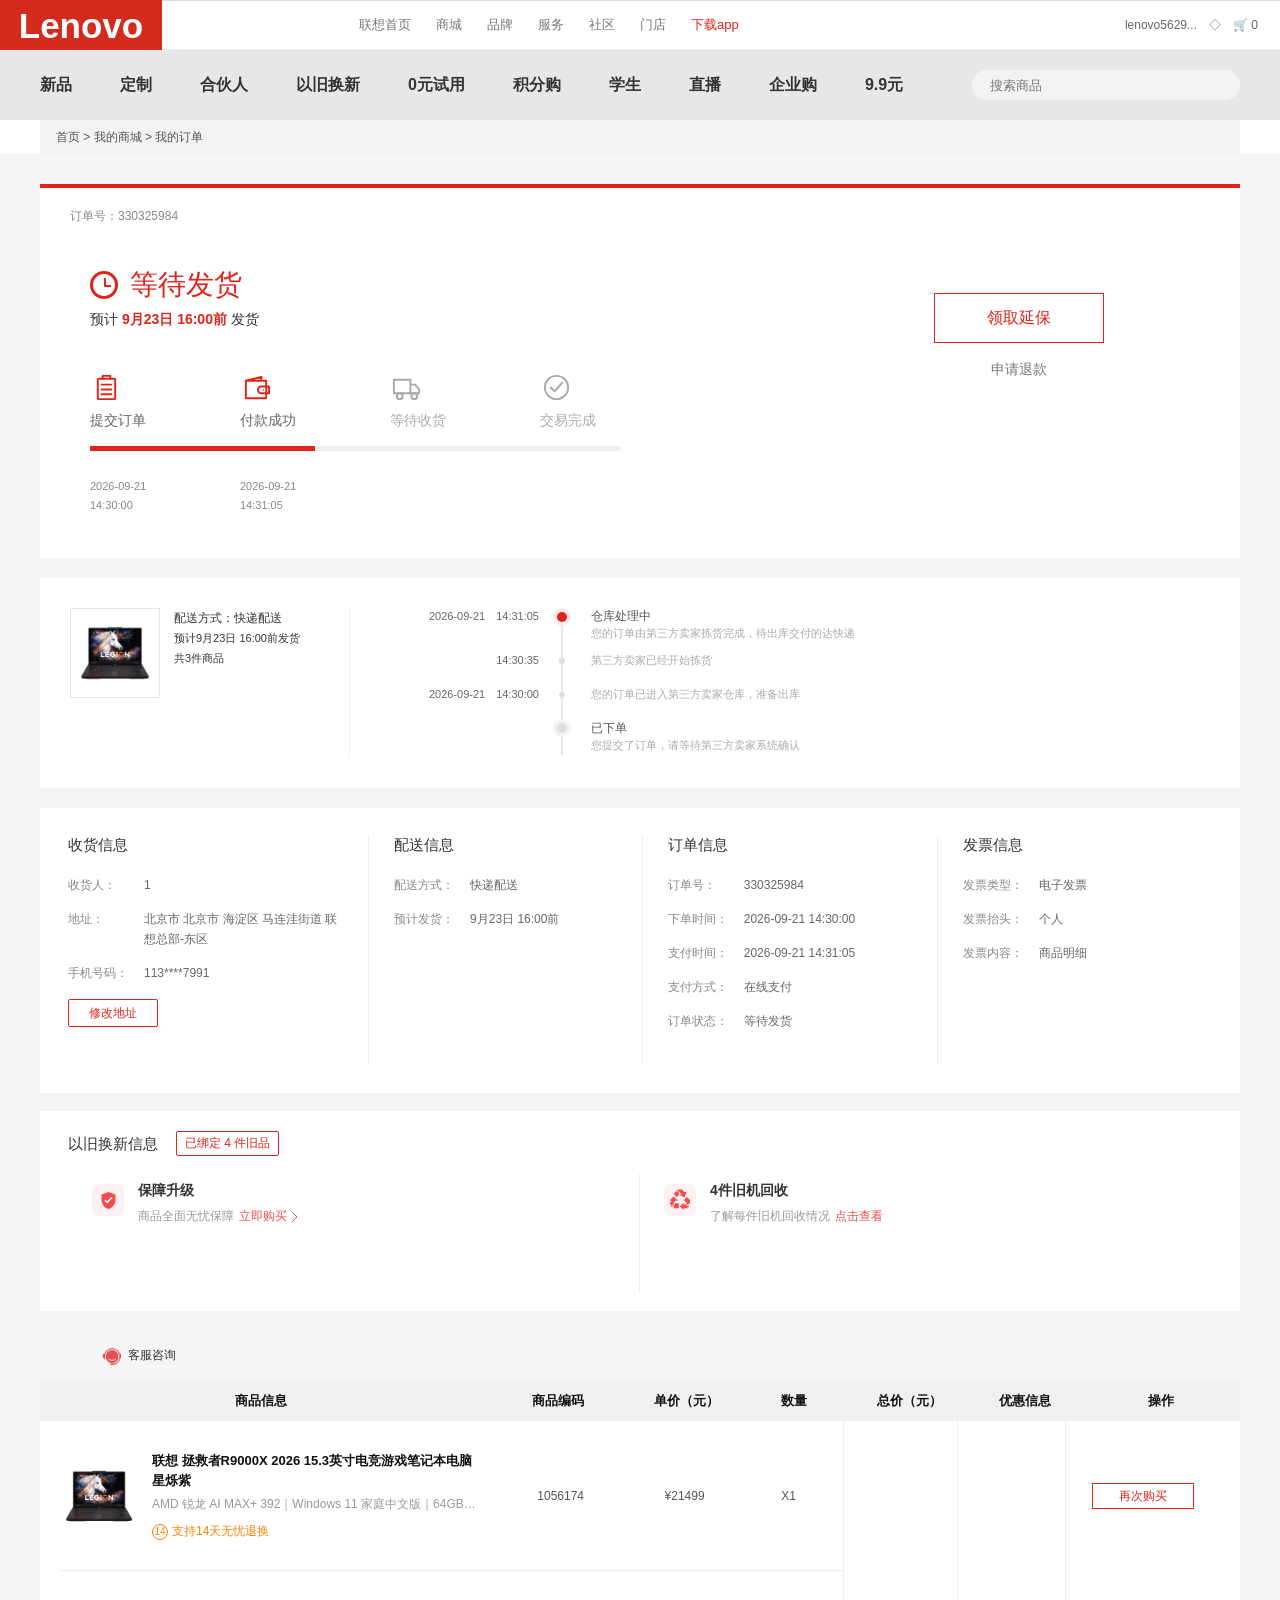
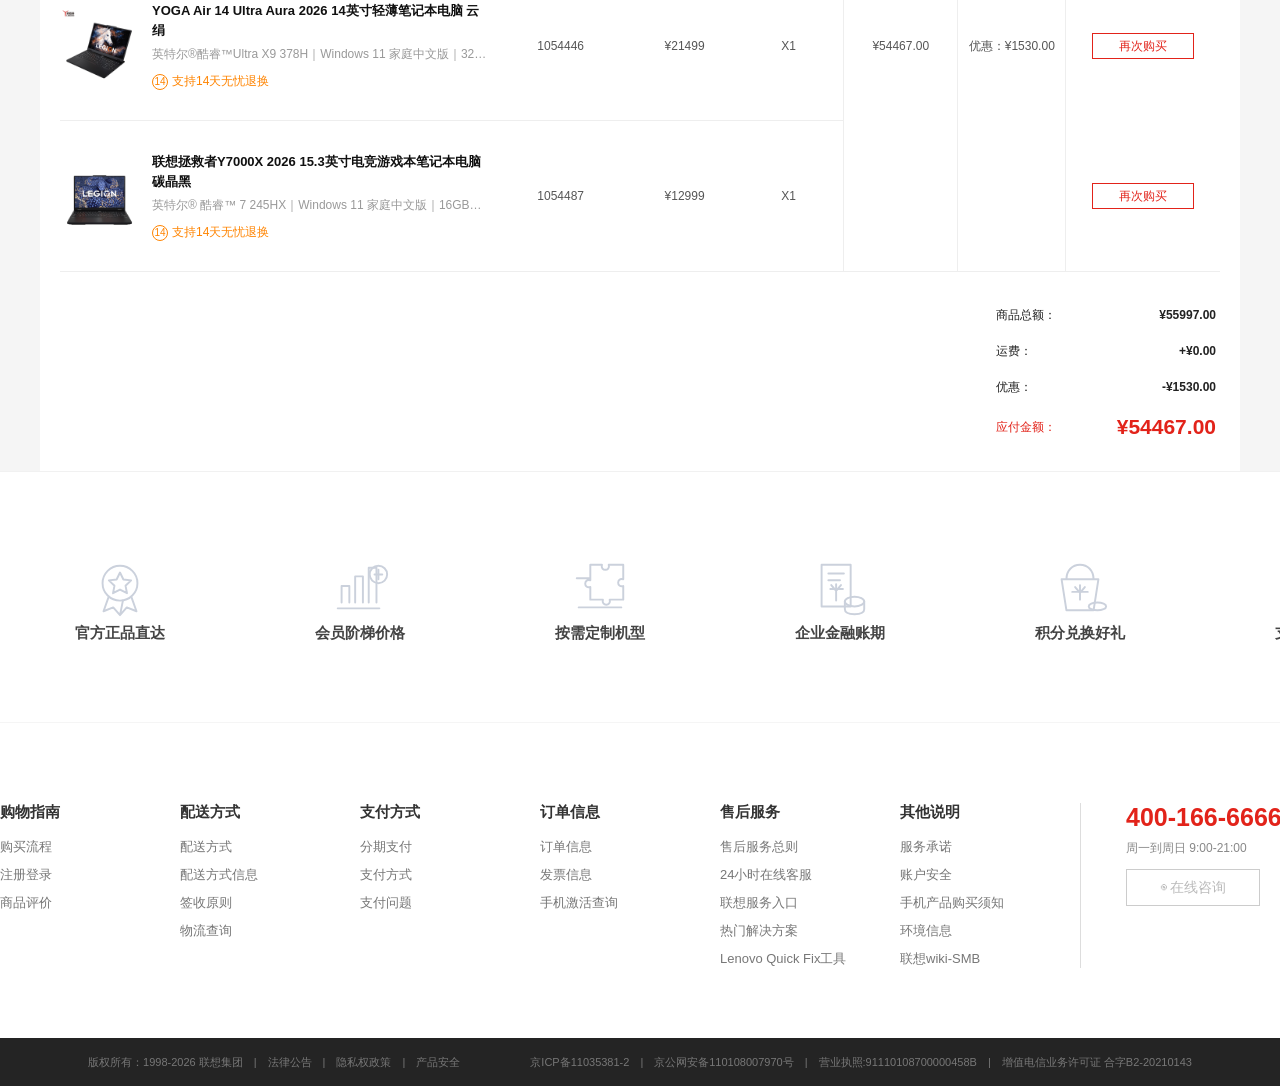
<file: order-detail.html>
<!doctype html>
<html lang="zh-CN">
<head>
<meta charset="utf-8">
<meta name="viewport" content="width=device-width, initial-scale=1">
<title>订单详情 - 联想商城</title>
<style>
:root{--red:#e2231a;--text:#333;--muted:#888;--line:#e8e8e8;--page:#f5f5f5}
*{box-sizing:border-box}
html,body{margin:0;min-width:1200px;font-family:"Microsoft YaHei","PingFang SC",Arial,sans-serif;color:var(--text);background:var(--page)}
button{font:inherit}a{color:inherit;text-decoration:none}
.topbar{height:50px;border-top:1px solid #ddd;border-bottom:1px solid #eee;background:#fff}
.nav-inner,.breadcrumb,.page{width:1200px;margin:0 auto}
.topbar-inner{display:flex;align-items:center;width:100%;height:100%;padding-right:22px}
.logo{display:flex;align-items:center;justify-content:center;width:162px;height:50px;background:#d52b1e;color:#fff;font:700 35px/1 Arial,sans-serif}
.top-links{display:flex;gap:25px;margin-left:197px;color:#777;font-size:13px}.top-links .app{color:var(--red)}
.account{margin-left:auto;color:#666;font-size:12px}
.main-nav{height:70px;background:#e7e7e7}.nav-inner{display:flex;align-items:center;height:100%;gap:48px;font-size:16px;font-weight:600}
.nav-inner a:first-child{margin-left:0}.nav-search{width:268px;height:30px;margin-left:auto;border:0;border-radius:15px;padding:0 38px 0 18px;background:#f3f3f3;color:#999;outline:none}
.breadcrumb-wrap{height:34px;background:#fff}.breadcrumb{height:34px;padding:0 16px;display:flex;align-items:center;background:#f2f2f2;color:#555;font-size:12px}
.page{padding:30px 0 52px}
.panel{margin-bottom:18px;background:#fff}
.status-panel{height:374px;padding:20px 30px 24px;border-top:4px solid var(--red)}
.order-code{color:#888;font-size:12px}
.status-main{display:flex;align-items:flex-start;margin-top:42px}
.status-left{width:660px;margin-left:20px}
.status-title{display:flex;align-items:center;color:var(--red);font-size:28px;line-height:36px}.status-clock{position:relative;width:28px;height:28px;margin-right:12px;border:3px solid currentColor;border-radius:50%}.status-clock::before{content:"";position:absolute;left:11px;top:4px;width:2px;height:8px;background:currentColor}.status-clock::after{content:"";position:absolute;left:11px;top:11px;width:7px;height:2px;background:currentColor}
.ship-time{margin-top:8px;font-size:14px}.ship-time strong{color:var(--red)}
.status-actions{margin-left:auto;padding:26px 106px 0 0;text-align:center}.delay-btn{width:170px;height:50px;border:1px solid var(--red);border-radius:0;background:#fff;color:var(--red);font-size:16px;cursor:pointer}.refund-link{display:block;margin-top:18px;color:#777;font-size:14px}
.steps{position:relative;display:flex;width:600px;margin-top:42px}.steps::before,.steps::after{content:"";position:absolute;left:0;top:75px;height:5px}.steps::before{width:530px;background:#eee}.steps::after{width:225px;background:var(--red)}.step{position:relative;width:25%;text-align:left;color:#aaa}
.step-icon{display:flex;align-items:center;justify-content:center;width:32px;height:32px;color:currentColor}.step-icon svg{display:block;width:31px;height:31px;fill:none;stroke:currentColor;stroke-width:2;stroke-linecap:round;stroke-linejoin:round}.step.done{color:var(--red)}.step-label{margin-top:9px;color:#666;font-size:14px;font-weight:400}.step.pending .step-label{color:#aaa}.step-date{margin-top:47px;color:#888;font-size:11px;line-height:19px;font-weight:400}
.status-panel,.tracking-panel{margin-bottom:20px}
.tracking-panel{display:grid;grid-template-columns:280px 1fr;min-height:210px;padding:30px}
.shipment-summary{display:flex;gap:14px;padding-right:24px;border-right:1px solid #eee}.shipment-thumb{display:flex;align-items:center;justify-content:center;width:90px;height:90px;border:1px solid #e5e5e5}.shipment-thumb img{width:80px;height:80px;object-fit:contain}.shipment-text{font-size:11px;line-height:20px;font-weight:400}.shipment-text strong{display:block;font-size:12px;font-weight:400}
.tracking-list{position:relative;height:150px}.tracking-list::before{content:"";position:absolute;left:211px;top:10px;bottom:3px;width:2px;background:#e7e7e7}.track-row{position:absolute;left:52px;right:0;display:grid;grid-template-columns:165px minmax(0,1fr);column-gap:24px;color:#aaa;font-size:11px;line-height:16px;font-weight:400}.track-row:nth-child(1){top:0}.track-row:nth-child(2){top:44px}.track-row:nth-child(3){top:78px}.track-row:nth-child(4){top:112px}.track-row>span{text-align:right;padding-right:28px;color:#666;white-space:nowrap}.track-row::before{content:"";position:absolute;z-index:1;left:157px;top:6px;width:6px;height:6px;border-radius:50%;background:#dedede}.track-row.active::before{left:155px;top:4px;width:10px;height:10px;background:var(--red);box-shadow:0 0 0 4px #fdebea}.track-row:last-child::before{left:155px;top:3px;width:10px;height:10px;background:#dedede;box-shadow:0 0 0 4px #f2f2f2}.track-row strong{display:block;margin-bottom:1px;color:#555;font-size:12px;line-height:16px;font-weight:500}.track-row .track-desc{display:block;color:#aaa;white-space:nowrap}
.info-panel{display:grid;grid-template-columns:1.1fr 1fr 1.08fr 1fr;padding:28px}.info-block{min-height:229px;padding:0 25px;border-right:1px solid #eee;font-size:12px}.info-block:first-child{padding-left:0}.info-block:last-child{border-right:0}.info-title{margin-bottom:20px;font-size:15px;font-weight:500}.info-row{display:grid;grid-template-columns:68px 1fr;gap:8px;margin-bottom:14px;color:#666;line-height:20px;font-weight:400}.info-row span:first-child{color:#888}.info-row b{font-weight:400}.mini-btn{height:28px;margin-top:2px;padding:0 20px;border:1px solid var(--red);border-radius:2px;background:#fff;color:var(--red);font-size:12px;cursor:pointer}
.tradein-panel{height:200px;padding:20px 28px}.tradein-head{display:flex;align-items:center}.tradein-title{font-size:15px;line-height:22px;font-weight:400}.tradein-count{margin-left:18px;padding:3px 8px;border:1px solid var(--red);border-radius:2px;color:var(--red);font-size:12px}.tradein-summary{display:flex;align-items:center;gap:30px;margin-top:16px;padding:16px 18px;border-radius:2px;background:#fafafa;font-size:13px}.tradein-summary strong{color:var(--red);font-size:17px}.tradein-links{margin-top:16px}.tradein-link{display:flex;align-items:center;min-height:58px;padding:0 18px;background:#fff;font-size:13px;cursor:pointer}.tradein-protection-link{min-height:52px;margin-bottom:12px;border-radius:2px;background:#fafafa}.tradein-link-title{color:#333;font-size:14px;font-weight:600}.tradein-link-desc{margin-left:18px;color:#999}.tradein-link-action{margin-left:auto;color:#f14b4b;font-size:14px}.tradein-link-arrow{display:inline-block;width:8px;height:8px;margin-left:8px;border-top:1px solid currentColor;border-right:1px solid currentColor;transform:rotate(45deg)}.tradein-recycle-link{padding-left:0;padding-right:0}.tradein-recycle-icon{display:flex;align-items:center;justify-content:center;width:18px;height:18px;margin-right:0;border-radius:6px;background:#fff0f1;color:#f14b4b;font-size:12px;line-height:1;flex:0 0 auto}.tradein-recycle-copy{display:flex;flex-direction:column;gap:3px}.tradein-recycle-copy .tradein-link-desc{margin-left:0;font-size:12px}.tradein-recycle-link .tradein-link-arrow{margin-left:auto;color:#666}
.products-panel{padding-bottom:14px}.service-tip{height:52px;padding:0 38px;display:flex;align-items:center;color:#333;font-size:12px}.service-tip::first-letter{color:var(--red)}.table-head,.product-table-body{display:grid;grid-template-columns:4.3fr 1.5fr 1fr 1.1fr 1.15fr 1.1fr 1.55fr}.table-head{height:40px;align-items:center;background:#f0f0f0;color:#111;font-size:13px;font-weight:600;text-align:center}.product-table-body{margin:0 20px;border-bottom:1px solid #eee}.product-list{grid-column:1/5;grid-row:1}.product-row{display:grid;grid-template-columns:4.3fr 1.5fr 1fr 1.1fr;align-items:center;height:150px;border-bottom:1px solid #eee;color:#555;font-size:12px;text-align:center}.product-row:last-child{border-bottom:0}.product-main{display:flex;align-items:center;min-width:0;text-align:left}.product-main img{flex:0 0 auto;width:78px;height:78px;margin-right:14px;object-fit:contain}.product-copy{min-width:0}.product-name{font-size:13px;line-height:20px;font-weight:600;color:#111}.product-spec{margin-top:4px;color:#999;line-height:18px;white-space:nowrap;overflow:hidden;text-overflow:ellipsis}.product-benefit{margin-top:9px;color:#ff8400;font-size:12px;line-height:18px}.product-benefit-mark{display:inline-flex;align-items:center;justify-content:center;width:16px;height:16px;margin-right:4px;border:1px solid currentColor;border-radius:50%;font-size:10px;line-height:1}.body-total,.body-discount{grid-row:1;display:flex;align-items:center;justify-content:center;border-left:1px solid #eee;color:#555;font-size:12px}.body-total{grid-column:5}.body-discount{grid-column:6;border-right:1px solid #eee}.body-actions{grid-column:7;grid-row:1;display:grid;grid-template-rows:repeat(3,150px);align-items:center;justify-items:center}.buy-again{width:102px;height:26px;padding:0;border:1px solid var(--red);border-radius:0;background:#fff;color:var(--red);font-size:12px;cursor:pointer}.amount-summary{width:220px;margin:34px 24px 0 auto}.amount-row{display:flex;justify-content:space-between;margin-bottom:18px;color:#222;font-size:12px;line-height:18px}.amount-row.total{align-items:center;margin-top:2px;color:var(--red)}.amount-row.total strong{font-size:21px;line-height:25px}
.service-tip{padding-left:60px;background:#f5f5f5}.service-icon{display:block;flex:0 0 auto;width:21px;height:20px;margin-right:7px;background:url("assets/customer-service-icon.png") center/32px 26px no-repeat}
.assurances{display:flex;justify-content:space-between;width:1060px;margin:60px auto 54px}.assurance{width:190px;text-align:center;color:#555;font-size:14px}.assurance-icon{display:flex;align-items:center;justify-content:center;width:54px;height:54px;margin:0 auto 14px;border:3px solid #555;border-radius:50%;font-size:23px;font-weight:700}
.footer{padding:42px 0 0;background:#fff}.footer-links{display:grid;grid-template-columns:repeat(5,1fr) 1.4fr;width:1060px;margin:0 auto 46px}.footer-col strong{display:block;margin-bottom:13px;font-size:13px}.footer-col span{display:block;margin-bottom:9px;color:#777;font-size:12px}.hotline{padding-left:34px;border-left:1px solid #ddd;color:var(--red);font-size:19px;font-weight:700}.hotline small{display:block;margin-top:8px;color:#777;font-size:11px;font-weight:400}.copyright{height:48px;display:flex;align-items:center;justify-content:center;background:#242424;color:#777;font-size:11px}.page{padding-bottom:0}.products-panel{margin-bottom:0}.footer-shot{display:none}.assurances,.footer{display:none}
.service-strip{background:#fff;border-top:1px solid #f1f1f1}.service-inner{width:1440px;height:250px;margin:0 auto;display:grid;grid-template-columns:repeat(6,1fr);align-items:center}.service-item{text-align:center;color:#444;font-size:15px;font-weight:600}.site-service-icon{display:flex;height:72px;align-items:center;justify-content:center}.site-service-icon svg{width:62px;height:62px;fill:none;stroke:#cbd1dc;stroke-width:2;stroke-linecap:round;stroke-linejoin:round}
.site-footer{background:#fff;border-top:1px solid #f5f5f5}.site-footer-inner{width:1340px;margin:0 auto;padding:80px 0 70px;display:grid;grid-template-columns:repeat(6,1fr) 260px;gap:25px}.site-footer-column h3{margin:0 0 16px;font-size:15px}.site-footer-column a{display:block;margin-top:10px;color:#777;font-size:13px}.site-footer-column a:hover{color:var(--red)}.site-footer-support{padding-left:45px;border-left:1px solid #ddd}.site-footer-phone{color:var(--red);font-size:25px;font-weight:600}.site-footer-time{margin-top:8px;color:#888;font-size:12px}.site-footer-consult{width:134px;height:37px;margin-top:12px;border:1px solid #ccc;background:#fff;color:#bbb;font-size:14px}.site-copyright{height:48px;display:flex;align-items:center;justify-content:center;gap:70px;background:#242424;color:#777;font-size:11px;white-space:nowrap}
.toast{position:fixed;left:50%;bottom:30px;z-index:20;padding:11px 18px;border-radius:2px;background:rgba(20,20,20,.9);color:#fff;font-size:13px;opacity:0;transform:translate(-50%,10px);pointer-events:none;transition:.2s}.toast.show{opacity:1;transform:translate(-50%,0)}
.tradein-recycle-icon{width:32px;height:32px;margin-right:14px;border-radius:8px;font-size:20px}
.tradein-overview{display:grid;grid-template-columns:repeat(2,minmax(0,1fr));margin-top:18px;border-radius:2px;background:#fff}
.tradein-overview-col{min-width:0;min-height:118px;padding:0 24px 12px;border-right:1px solid #eee}
.tradein-overview-col:last-child{border-right:0}
.tradein-metrics{display:grid;grid-template-rows:repeat(3,32px);row-gap:3px;padding-left:0}
.tradein-metric,.tradein-refund{display:grid;grid-template-columns:96px minmax(0,1fr);min-height:32px;align-items:end;color:#333;font-size:13px;line-height:22px}
.tradein-metric strong{margin-left:0;color:var(--red);font-size:19px;line-height:24px}
.tradein-metric-label{color:#454545;font-size:12px;white-space:nowrap}
.tradein-refund>span:last-child{font-size:12px}
.tradein-feature{display:flex;align-items:flex-start;cursor:pointer}
.tradein-feature-icon{display:flex;flex:0 0 auto;align-items:center;justify-content:center;width:32px;height:32px;margin-top:10px;margin-right:14px;border-radius:8px;background:#fff0f1;color:#f14b4b}
.tradein-feature-icon svg{display:block;width:18px;height:18px}
.tradein-overview-protection .tradein-feature-icon svg{width:21px;height:21px}
.tradein-feature-copy{display:block;min-width:0}
.tradein-overview-title{min-height:32px;display:flex;align-items:center;color:#333;font-size:14px;line-height:22px;font-weight:600}
.tradein-overview-desc{display:block;margin-top:0;color:#999;font-size:12px;line-height:20px}
.tradein-overview-action{display:inline-flex;align-items:center;margin-top:8px;color:#f14b4b;font-size:12px;line-height:20px}
.tradein-buy-action{padding:0;border:0;background:transparent;cursor:pointer}
.tradein-overview-protection .tradein-overview-action{margin:0 0 0 5px;vertical-align:baseline}
.tradein-buy-action .tradein-link-arrow{position:relative;top:1px;display:inline-block;flex:0 0 auto;width:7px;height:12px;margin-left:4px;border:0;border-radius:0;background:currentColor;transform:none;-webkit-mask:url("data:image/svg+xml,%3Csvg xmlns='http://www.w3.org/2000/svg' viewBox='0 0 7 12'%3E%3Cpath d='M1 1 6 6 1 11' fill='none' stroke='black' stroke-width='1' stroke-linecap='round' stroke-linejoin='round'/%3E%3C/svg%3E") center/7px 12px no-repeat;mask:url("data:image/svg+xml,%3Csvg xmlns='http://www.w3.org/2000/svg' viewBox='0 0 7 12'%3E%3Cpath d='M1 1 6 6 1 11' fill='none' stroke='black' stroke-width='1' stroke-linecap='round' stroke-linejoin='round'/%3E%3C/svg%3E") center/7px 12px no-repeat}
.tradein-overview-recycle .tradein-recycle-icon{margin-top:10px}
.tradein-overview-recycle .tradein-overview-desc{margin-top:0}
.tradein-overview-recycle .tradein-overview-action{margin:0 0 0 5px}
</style>
</head>
<body>
<header class="topbar"><div class="topbar-inner"><a href="联想商品页-PC端-直接打开.html" class="logo">Lenovo</a><nav class="top-links"><a href="联想商品页-PC端-直接打开.html">联想首页</a><a href="#">商城</a><a href="#">品牌</a><a href="#">服务</a><a href="#">社区</a><a href="#">门店</a><a class="app" href="#">下载app</a></nav><div class="account">lenovo5629...　◇　🛒 0</div></div></header>
<div class="main-nav"><div class="nav-inner"><a href="#">新品</a><a href="#">定制</a><a href="#">合伙人</a><a href="#">以旧换新</a><a href="#">0元试用</a><a href="#">积分购</a><a href="#">学生</a><a href="#">直播</a><a href="#">企业购</a><a href="#">9.9元</a><input class="nav-search" aria-label="搜索" placeholder="搜索商品"></div></div>
<div class="breadcrumb-wrap"><div class="breadcrumb">首页 &gt; 我的商城 &gt; 我的订单</div></div>
<main class="page">
<section class="panel status-panel">
<div class="order-code">订单号：<span id="orderCode">330325984</span></div>
<div class="status-main"><div class="status-left"><div class="status-title"><span class="status-clock"></span>等待发货</div><div class="ship-time">预计 <strong>9月23日 16:00前</strong> 发货</div>
<div class="steps"><div class="step done"><div class="step-icon"><svg viewBox="0 0 32 32" aria-hidden="true"><rect x="7" y="7" width="18" height="21" rx="1"></rect><path d="M12 7V4h8v3M11 13h10M11 18h10M11 23h10"></path></svg></div><div class="step-label">提交订单</div><div class="step-date">2026-09-21<br>14:30:00</div></div><div class="step done"><div class="step-icon"><svg viewBox="0 0 32 32" aria-hidden="true"><path d="M5 9h21v18H5zM5 9l16-4v4M21 15h8v7h-8a3.5 3.5 0 0 1 0-7z"></path><circle cx="23" cy="18.5" r=".8" fill="currentColor" stroke="none"></circle></svg></div><div class="step-label">付款成功</div><div class="step-date">2026-09-21<br>14:31:05</div></div><div class="step pending"><div class="step-icon"><svg viewBox="0 0 32 32" aria-hidden="true"><path d="M3 8h17v14H3zM20 13h5l4 5v4h-9z"></path><circle cx="9" cy="25" r="3"></circle><circle cx="24" cy="25" r="3"></circle></svg></div><div class="step-label">等待收货</div></div><div class="step pending"><div class="step-icon"><svg viewBox="0 0 32 32" aria-hidden="true"><circle cx="16" cy="16" r="12"></circle><path d="m10 16 4 4 8-9"></path></svg></div><div class="step-label">交易完成</div></div></div></div>
<div class="status-actions"><button class="delay-btn static-action" type="button">领取延保</button><a class="refund-link static-action" href="#">申请退款</a></div></div>
</section>
<section class="panel tracking-panel"><div class="shipment-summary"><div class="shipment-thumb"><img id="shipmentImage" src="assets/c8cac4f935-XtMYLlh6bRm17GM1SV1dnAnCM-1684.jpg" alt="订单商品"></div><div class="shipment-text"><strong>配送方式：快递配送</strong>预计9月23日 16:00前发货<br><span id="shipmentCount">共3件商品</span></div></div><div class="tracking-list"><div class="track-row active"><span>2026-09-21　14:31:05</span><div><strong>仓库处理中</strong><span class="track-desc">您的订单由第三方卖家拣货完成，待出库交付的达快递</span></div></div><div class="track-row"><span>14:30:35</span><div><span class="track-desc">第三方卖家已经开始拣货</span></div></div><div class="track-row"><span>2026-09-21　14:30:00</span><div><span class="track-desc">您的订单已进入第三方卖家仓库，准备出库</span></div></div><div class="track-row"><span></span><div><strong>已下单</strong><span class="track-desc">您提交了订单，请等待第三方卖家系统确认</span></div></div></div></section>
<section class="panel info-panel"><div class="info-block"><div class="info-title">收货信息</div><div class="info-row"><span>收货人：</span><b>1</b></div><div class="info-row"><span>地址：</span><b>北京市 北京市 海淀区 马连洼街道 联想总部-东区</b></div><div class="info-row"><span>手机号码：</span><b>113****7991</b></div><button class="mini-btn static-action" type="button">修改地址</button></div><div class="info-block"><div class="info-title">配送信息</div><div class="info-row"><span>配送方式：</span><b>快递配送</b></div><div class="info-row"><span>预计发货：</span><b>9月23日 16:00前</b></div></div><div class="info-block"><div class="info-title">订单信息</div><div class="info-row"><span>订单号：</span><b id="infoOrderCode">330325984</b></div><div class="info-row"><span>下单时间：</span><b>2026-09-21 14:30:00</b></div><div class="info-row"><span>支付时间：</span><b>2026-09-21 14:31:05</b></div><div class="info-row"><span>支付方式：</span><b>在线支付</b></div><div class="info-row"><span>订单状态：</span><b>等待发货</b></div></div><div class="info-block"><div class="info-title">发票信息</div><div class="info-row"><span>发票类型：</span><b>电子发票</b></div><div class="info-row"><span>发票抬头：</span><b>个人</b></div><div class="info-row"><span>发票内容：</span><b>商品明细</b></div></div></section>
<section class="panel tradein-panel"><div class="tradein-head"><span class="tradein-title">以旧换新信息</span><span class="tradein-count" id="tradeinCount">已绑定 4 件旧品</span></div><div class="tradein-overview"><div class="tradein-overview-col tradein-feature tradein-overview-protection"><span class="tradein-feature-icon" aria-hidden="true"><svg viewBox="0 0 24 24"><path fill="currentColor" d="M12 2.2 20 5v6.1c0 5.1-3.3 9.2-8 10.7-4.7-1.5-8-5.6-8-10.7V5l8-2.8Z"/><path d="m8.2 12 2.2 2.2 5.3-5.3" fill="none" stroke="#fff" stroke-width="1.8" stroke-linecap="round" stroke-linejoin="round"/></svg></span><span class="tradein-feature-copy"><strong class="tradein-overview-title">保障升级</strong><span class="tradein-overview-desc">商品全面无忧保障<button class="tradein-overview-action tradein-buy-action static-action" type="button">立即购买<span class="tradein-link-arrow" aria-hidden="true"></span></button></span></span></div><div class="tradein-overview-col tradein-feature tradein-overview-recycle static-action"><span class="tradein-feature-icon tradein-recycle-icon" aria-hidden="true">♻</span><span class="tradein-feature-copy"><strong class="tradein-overview-title"><span id="recycleEntryCount">4</span>件旧机回收</strong><span class="tradein-overview-desc">了解每件旧机回收情况<span class="tradein-overview-action">点击查看</span></span></span></div></div></section>
<section class="panel products-panel"><div class="service-tip"><span class="service-icon" aria-hidden="true"></span><span>客服咨询</span></div><div class="table-head"><span>商品信息</span><span>商品编码</span><span>单价（元）</span><span>数量</span><span>总价（元）</span><span>优惠信息</span><span>操作</span></div><div class="product-table-body"><div class="product-list" id="productRows"></div><div class="body-total" id="tablePaidAmount">¥54467.00</div><div class="body-discount">优惠：¥<span id="tableSavingAmount">1530.00</span></div><div class="body-actions" id="buyAgainActions"></div></div><div class="amount-summary"><div class="amount-row"><span>商品总额：</span><b id="baseAmount">¥55997.00</b></div><div class="amount-row"><span>运费：</span><b>+¥0.00</b></div><div class="amount-row"><span>优惠：</span><b id="savingAmount">-¥1530.00</b></div><div class="amount-row total"><span>应付金额：</span><strong id="paidAmount">¥54467.00</strong></div></div></section>
</main>
<section class="service-strip"><div class="service-inner">
<div class="service-item"><span class="site-service-icon"><svg viewBox="0 0 64 64" aria-hidden="true"><circle cx="32" cy="27" r="18"/><path d="m32 16 3.5 7.2 8 .9-5.8 5.5 1.5 7.8-7.2-3.8-7.2 3.8 1.5-7.8-5.8-5.5 8-.9zM20 42l-5 14 10-4 7 8 3-15M44 42l5 14-10-4-7 8"/></svg></span>官方正品直达</div>
<div class="service-item"><span class="site-service-icon"><svg viewBox="0 0 64 64" aria-hidden="true"><path d="M9 53h43M13 47V30h8v17M27 47V20h8v27M41 47V11h8v36"/><circle cx="51" cy="18" r="9"/><path d="M47 18h8M51 13v10"/></svg></span>会员阶梯价格</div>
<div class="service-item"><span class="site-service-icon"><svg viewBox="0 0 64 64" aria-hidden="true"><path d="M8 22h14V8h12c-2 7 9 7 7 0h15v15c-7-2-7 9 0 7v14H42c2 7-9 7-7 0H22V31c-7 2-7-9 0-7V22z"/><path d="M10 52h44"/></svg></span>按需定制机型</div>
<div class="service-item"><span class="site-service-icon"><svg viewBox="0 0 64 64" aria-hidden="true"><path d="M13 8h30v43H13zM20 17h16M20 24h12"/><path d="M22 33h13M28 28v17M23 29l5 6 5-6"/><ellipse cx="47" cy="46" rx="10" ry="5"/><path d="M37 46v8c0 3 4 5 10 5s10-2 10-5v-8"/></svg></span>企业金融账期</div>
<div class="service-item"><span class="site-service-icon"><svg viewBox="0 0 64 64" aria-hidden="true"><path d="M18 23c0-9 6-15 14-15s14 6 14 15M13 23h38l-5 32H18z"/><path d="M24 36h16M32 29v15M27 31l5 6 5-6"/><ellipse cx="50" cy="51" rx="9" ry="4"/></svg></span>积分兑换好礼</div>
<div class="service-item"><span class="site-service-icon"><svg viewBox="0 0 64 64" aria-hidden="true"><path d="m7 27 25-17 25 17M12 27h40v28H12zM8 55h48M19 31v17M27 31v17M37 31v17M45 31v17"/><path d="M17 23h30"/></svg></span>支持对公付款</div>
</div></section>
<footer class="site-footer"><div class="site-footer-inner">
<div class="site-footer-column"><h3>购物指南</h3><a href="#">购买流程</a><a href="#">注册登录</a><a href="#">商品评价</a></div>
<div class="site-footer-column"><h3>配送方式</h3><a href="#">配送方式</a><a href="#">配送方式信息</a><a href="#">签收原则</a><a href="#">物流查询</a></div>
<div class="site-footer-column"><h3>支付方式</h3><a href="#">分期支付</a><a href="#">支付方式</a><a href="#">支付问题</a></div>
<div class="site-footer-column"><h3>订单信息</h3><a href="#">订单信息</a><a href="#">发票信息</a><a href="#">手机激活查询</a></div>
<div class="site-footer-column"><h3>售后服务</h3><a href="#">售后服务总则</a><a href="#">24小时在线客服</a><a href="#">联想服务入口</a><a href="#">热门解决方案</a><a href="#">Lenovo Quick Fix工具</a></div>
<div class="site-footer-column"><h3>其他说明</h3><a href="#">服务承诺</a><a href="#">账户安全</a><a href="#">手机产品购买须知</a><a href="#">环境信息</a><a href="#">联想wiki-SMB</a></div>
<div class="site-footer-support"><div class="site-footer-phone">400-166-6666</div><div class="site-footer-time">周一到周日 9:00-21:00</div><button class="site-footer-consult static-action" type="button">◉ 在线咨询</button></div>
</div><div class="site-copyright"><span>版权所有：1998-2026 联想集团　|　法律公告　|　隐私权政策　|　产品安全</span><span>京ICP备11035381-2　|　京公网安备110108007970号　|　营业执照:91110108700000458B　|　增值电信业务许可证 合字B2-20210143</span></div></footer>
<section class="assurances"><div class="assurance"><div class="assurance-icon">盾</div>官方品质保障</div><div class="assurance"><div class="assurance-icon">∞</div>1对1客户式服务</div><div class="assurance"><div class="assurance-icon">★</div>个性化定制服务</div><div class="assurance"><div class="assurance-icon">↶</div>7天无理由退换货</div><div class="assurance"><div class="assurance-icon">↻</div>新品抢先体验</div></section>
<footer class="footer"><div class="footer-links"><div class="footer-col"><strong>购物指南</strong><span>服务商信息</span><span>购买流程</span><span>注册登录</span></div><div class="footer-col"><strong>配送方式</strong><span>配送方式</span><span>配送方式信息</span><span>签收原则</span><span>物流查询</span></div><div class="footer-col"><strong>支付方式</strong><span>分期支付</span><span>支付方式</span><span>支付问题</span></div><div class="footer-col"><strong>订单信息</strong><span>订单信息</span><span>发票信息</span><span>支付问题</span></div><div class="footer-col"><strong>售后服务</strong><span>售后服务规则</span><span>24小时在线客服</span><span>联想服务入口</span></div><div class="hotline">400-990-8888转4<small>周一到周日 9:00–21:00</small></div></div><div class="copyright">版权所有：1998–2026 联想集团　｜　法律公告　｜　隐私权政策　｜　产品安全</div></footer>
<div class="toast" id="toast" role="status"></div>
<script src="logic/trade-state.js"></script>
<script src="logic/editor-host.js?v=20261012-3"></script>
<script>
(()=>{
const params=new URLSearchParams(location.search);
const catalog={
r9000x:{name:'联想 拯救者R9000X 2026 15.3英寸电竞游戏笔记本电脑 星烁紫',code:'1056174',price:21499,image:'assets/c8cac4f935-XtMYLlh6bRm17GM1SV1dnAnCM-1684.jpg',spec:'AMD 锐龙 AI MAX+ 392｜Windows 11 家庭中文版｜64GB｜1TB SSD'},
'yoga-air-14':{name:'YOGA Air 14 Ultra Aura 2026 14英寸轻薄笔记本电脑 云绢',code:'1054446',price:21499,image:'assets/2d5HVLMno0VwdCHaYrP49LvRk-2066.jpg',spec:'英特尔®酷睿™Ultra X9 378H｜Windows 11 家庭中文版｜32GB｜2TB SSD'},
y7000x:{name:'联想拯救者Y7000X 2026 15.3英寸电竞游戏本笔记本电脑 碳晶黑',code:'1054487',price:12999,image:'assets/e1BMymbVviLm9hRueSQV9hrFU-3492.jpg',spec:'英特尔® 酷睿™ 7 245HX｜Windows 11 家庭中文版｜16GB｜512GB SSD'}
};
const defaultKeys=['r9000x','yoga-air-14','y7000x'];
const dynamicProduct=TradeState.parse(params.get('newProduct'),null);if(dynamicProduct)catalog['sync-product']={...catalog.y7000p,...dynamicProduct};
const requestedKeys=(params.get('items')||'').split(',').filter(key=>catalog[key]);
const keys=requestedKeys.length?requestedKeys:defaultKeys;
const np=TradeState.parse(params.get('newProduct'),null);if(np)catalog['sync-product']={...catalog.y7000p,...np};const counts=TradeState.parse(params.get('quantities'),{});const products=keys.map(key=>({...catalog[key],quantity:TradeState.qty(counts[key])}));
const baseTotal=products.reduce((sum,item)=>sum+Number(item.price)*item.quantity,0);
const saving=Math.max(0,Number(params.get('saving')??1530));
const paid=Math.max(0,Number(params.get('total'))||baseTotal-saving);
const orderCode=params.get('orderCode')||'330325984';
const currency=value=>`¥${Number(value).toFixed(2)}`;
document.getElementById('orderCode').textContent=orderCode;document.getElementById('infoOrderCode').textContent=orderCode;
document.getElementById('shipmentImage').src=products[0].image;document.getElementById('shipmentCount').textContent=`共${products.reduce((n,p)=>n+p.quantity,0)}件商品`;
document.getElementById('productRows').innerHTML=products.map(item=>`<div class="product-row"><div class="product-main"><img src="${item.image}" alt="${item.name}"><div class="product-copy"><div class="product-name">${item.name}</div><div class="product-spec">${item.spec}</div><div class="product-benefit"><span class="product-benefit-mark">14</span>支持14天无忧退换</div></div></div><span>${item.code}</span><span>¥${item.price}</span><span>X${item.quantity}</span></div>`).join('');
const buyAgainActions=document.getElementById('buyAgainActions');buyAgainActions.style.gridTemplateRows=`repeat(${products.length},150px)`;buyAgainActions.innerHTML=products.map(()=>'<button class="buy-again static-action" type="button">再次购买</button>').join('');
document.getElementById('tablePaidAmount').textContent=currency(paid);document.getElementById('tableSavingAmount').textContent=Number(saving).toFixed(2);document.getElementById('baseAmount').textContent=currency(baseTotal);document.getElementById('savingAmount').textContent=`-${currency(saving)}`;document.getElementById('paidAmount').textContent=currency(paid);
const tradeinMap={r9000x:{count:2,estimate:6550,subsidy:520},'yoga-air-14':{count:1,estimate:2600,subsidy:260},y7000x:{count:1,estimate:1900,subsidy:260}};
const isSingleTradein=params.get('tradeinMode')==='single'||params.has('recycleOrder');
let tradein;
if(isSingleTradein){
const fallbackByOrder={RO20260820001:{count:1,estimate:3940,subsidy:260},RO20260823002:{count:1,estimate:1600,subsidy:260}};
const fallback=fallbackByOrder[params.get('recycleOrder')]||{count:0,estimate:0,subsidy:0};
tradein={count:Number(params.get('tradeinCount')??fallback.count),estimate:Number(params.get('tradeinEstimate')??fallback.estimate),subsidy:Number(params.get('tradeinSubsidy')??fallback.subsidy)};
}else{
const tradeinKeys=params.has('tradeinItems')?params.get('tradeinItems').split(',').filter(key=>tradeinMap[key]):keys.filter(key=>tradeinMap[key]);
tradein=tradeinKeys.reduce((sum,key)=>{const item=tradeinMap[key];sum.count+=item.count;sum.estimate+=item.estimate;sum.subsidy+=item.subsidy;return sum},{count:0,estimate:0,subsidy:0});
}
if(params.has('tradeinCount'))tradein={count:Number(params.get('tradeinCount')),estimate:Number(params.get('tradeinEstimate')),subsidy:Number(params.get('tradeinSubsidy'))};
document.getElementById('tradeinCount').textContent=`已绑定 ${tradein.count} 件旧品`;document.getElementById('recycleEntryCount').textContent=tradein.count;
const toast=document.getElementById('toast');let timer;function showToast(text){toast.textContent=text;toast.classList.add('show');clearTimeout(timer);timer=setTimeout(()=>toast.classList.remove('show'),1800)}
document.querySelectorAll('.static-action').forEach(el=>el.addEventListener('click',event=>{event.preventDefault();showToast('此功能为静态镜像展示')}));
})();
</script>
</body>
</html>
</file>
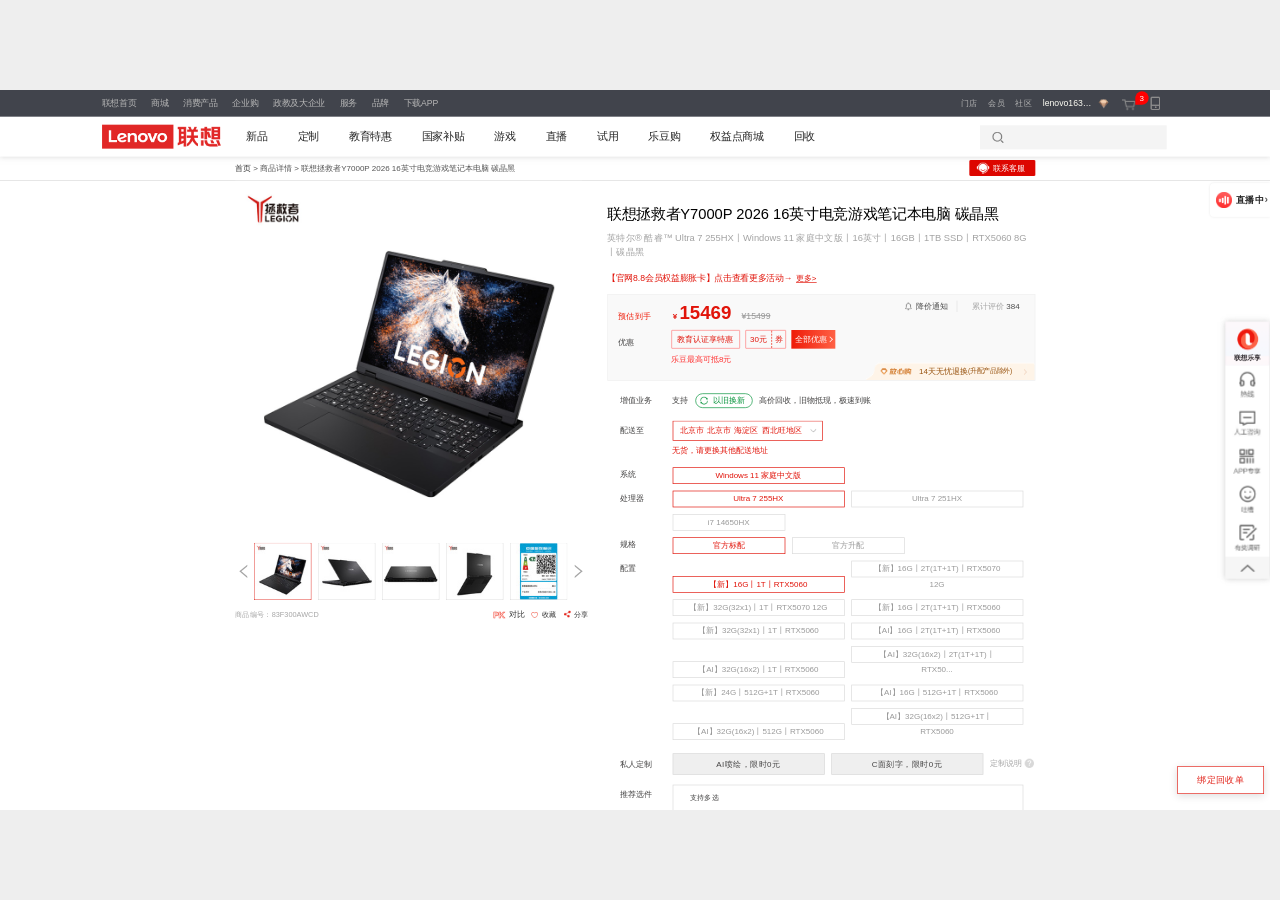
<file: preview-1920.html>
<!doctype html><html lang="zh-CN"><head><meta charset="utf-8"><title>1920×1080 桌面预览</title><style>html,body{margin:0;width:100%;height:100%;overflow:hidden;background:#eee}iframe{width:1920px;height:1080px;border:0;transform-origin:top left;position:absolute;left:0;top:0;background:white}</style></head><body><iframe src="index.html" title="联想商品页 1920×1080"></iframe><script>function fit(){let s=Math.min(innerWidth/1920,innerHeight/1080);let f=document.querySelector('iframe');f.style.transform=`scale(${s})`;f.style.left=(innerWidth-1920*s)/2+'px';f.style.top=(innerHeight-1080*s)/2+'px'};onresize=fit;fit();</script></body></html>
</file>
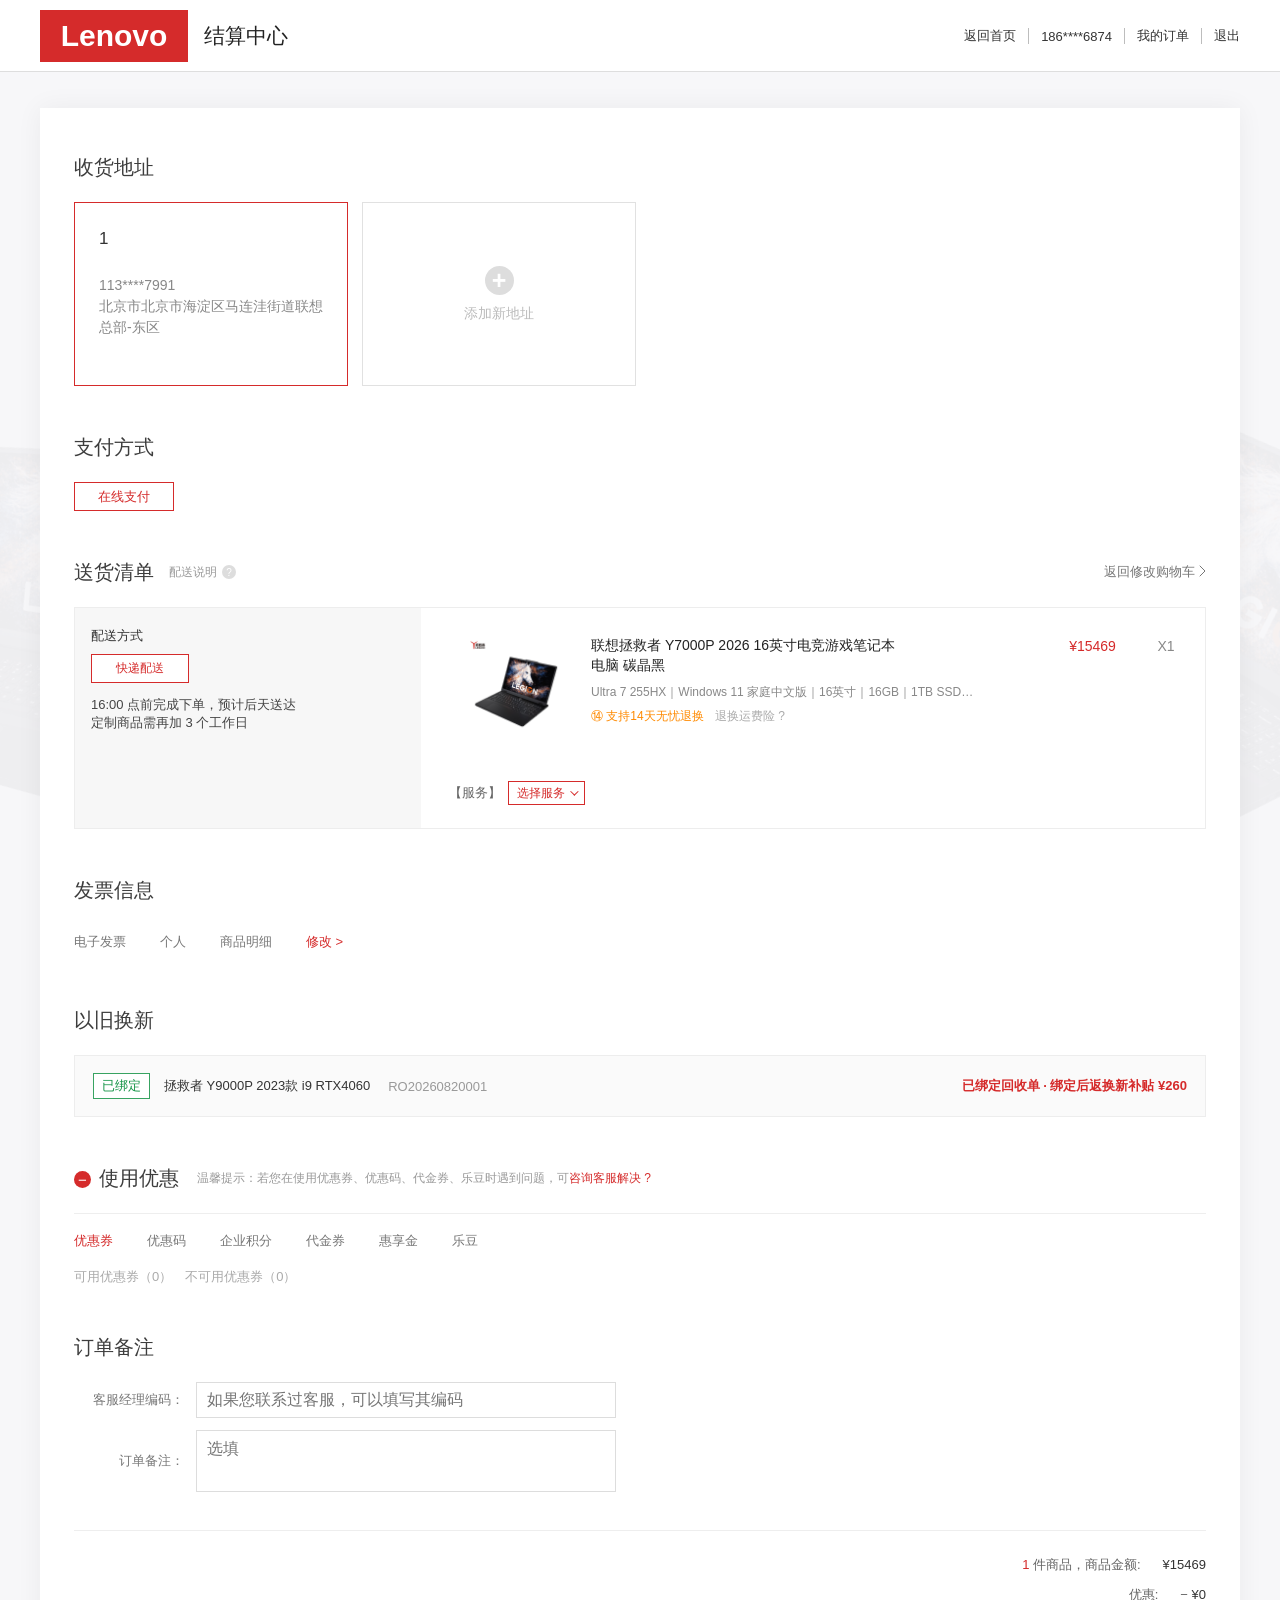
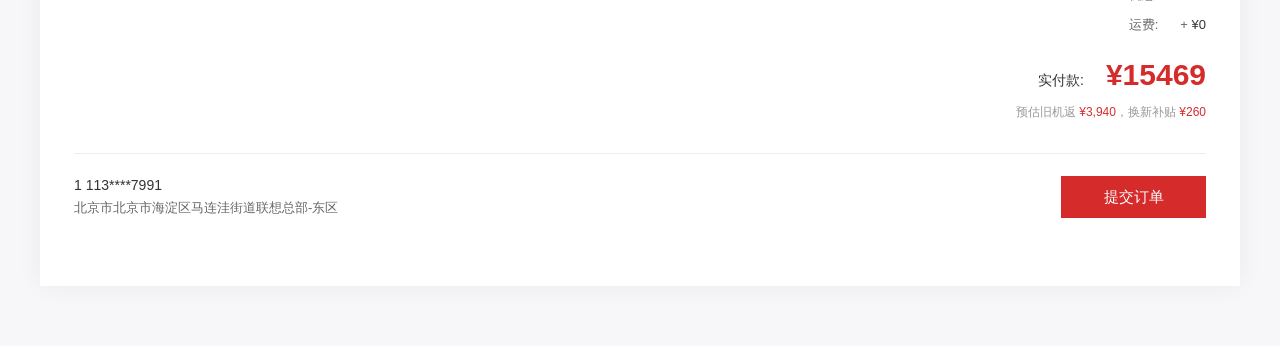
<file: settlement-center.html>
<!doctype html>
<html lang="zh-CN">
<head>
<meta charset="utf-8">
<meta name="viewport" content="width=device-width, initial-scale=1">
<title>结算中心 - 联想商城</title>
<style>
:root{--red:#d52b2b;--text:#333;--muted:#888;--line:#e9e9e9;--page:#f7f7f9}
*{box-sizing:border-box}
html,body{margin:0;min-width:1200px;min-height:100%;font-family:"Microsoft YaHei","PingFang SC",Arial,sans-serif;color:var(--text);background:var(--page)}
button,input,textarea{font:inherit}
a{color:inherit;text-decoration:none}
.page-decor{position:fixed;z-index:0;pointer-events:none;opacity:.045;background:center/contain no-repeat url("assets/2d5HVLMno0VwdCHaYrP49LvRk-2066.jpg");filter:grayscale(15%);mix-blend-mode:multiply}
.decor-left{width:540px;height:540px;left:-225px;top:330px;transform:rotate(-9deg)}
.decor-right{width:570px;height:570px;right:-220px;top:310px;transform:rotate(12deg)}
.site-header{position:relative;z-index:2;height:72px;background:#fff;border-bottom:1px solid #dedede}
.header-inner{width:1200px;height:72px;margin:0 auto;display:flex;align-items:center}
.logo{display:flex;width:148px;height:52px;align-items:center;justify-content:center;background:var(--red);color:#fff;font-family:Arial,sans-serif;font-size:30px;font-weight:700;line-height:52px}
.header-title{margin-left:16px;font-size:21px;color:#222}
.header-nav{margin-left:auto;display:flex;align-items:center;color:#333;font-size:13px}
.header-nav a:hover{color:var(--red)}
.header-nav i{width:1px;height:16px;margin:0 12px;background:#bdbdbd}
.checkout{position:relative;z-index:1;width:1200px;margin:36px auto 60px;padding:44px 34px 68px;background:#fff;box-shadow:0 0 25px rgba(0,0,0,.055)}
.module{margin-top:46px}
.module:first-child{margin-top:0}
.module-title{height:30px;margin:0 0 20px;font-size:20px;line-height:30px;font-weight:400;color:#3d3d3d}
.module-title-row{display:flex;align-items:center;margin-bottom:20px}
.module-title-row .module-title{margin:0}
.module-title-row .title-tip{margin-left:15px;color:#999;font-size:12px}
.module-title-row .help{display:inline-flex;align-items:center;justify-content:center;width:14px;height:14px;margin-left:5px;border-radius:50%;background:#ddd;color:#fff;font-size:10px}
.module-title-row .right-link{margin-left:auto;color:#777;font-size:13px;cursor:pointer}
.module-title-row .right-link::after{content:"";position:relative;top:1px;display:inline-block;width:7px;height:12px;margin-left:4px;background:currentColor;-webkit-mask:url("data:image/svg+xml,%3Csvg xmlns='http://www.w3.org/2000/svg' viewBox='0 0 7 12'%3E%3Cpath d='M1 1 6 6 1 11' fill='none' stroke='black' stroke-width='1' stroke-linecap='round' stroke-linejoin='round'/%3E%3C/svg%3E") center/7px 12px no-repeat;mask:url("data:image/svg+xml,%3Csvg xmlns='http://www.w3.org/2000/svg' viewBox='0 0 7 12'%3E%3Cpath d='M1 1 6 6 1 11' fill='none' stroke='black' stroke-width='1' stroke-linecap='round' stroke-linejoin='round'/%3E%3C/svg%3E") center/7px 12px no-repeat}
.module-title-row .right-link:hover{color:var(--red)}
.address-list{display:flex;gap:14px}
.address-card,.add-address{width:274px;height:184px;background:#fff}
.address-card{position:relative;padding:24px;border:1px solid var(--red)}
.address-name{font-size:17px;line-height:24px}
.address-info{margin-top:24px;color:#888;font-size:14px;line-height:21px}
.address-edit{display:none;position:absolute;right:13px;bottom:12px;border:0;background:none;color:#999;font-size:12px;cursor:pointer}
.address-edit:hover{color:var(--red)}
.add-address{display:flex;flex-direction:column;align-items:center;justify-content:center;border:1px solid #e1e1e1;color:#bbb;cursor:pointer}
.add-address:hover{border-color:#ccc;color:#999}
.plus{display:flex;align-items:center;justify-content:center;width:29px;height:29px;margin-bottom:10px;border-radius:50%;background:#ddd;color:#fff;font-size:25px;line-height:29px;font-weight:600}
.add-address span:last-child{font-size:14px}
.payment-choice{display:inline-flex;align-items:center;justify-content:center;width:100px;height:29px;border:1px solid var(--red);color:var(--red);font-size:13px}
.delivery-list{border:1px solid #ededed;background:#fff}
.delivery-box{display:grid;grid-template-columns:346px 1fr;min-height:220px;border:1px solid #ededed;background:#fff}
.delivery-list>.delivery-box{border:0}
.delivery-list>.delivery-box+.delivery-box{border-top:1px solid #ededed}
.delivery-method{padding:19px 16px;background:#f7f7f7}
.delivery-label{font-size:13px}
.delivery-method-name{display:flex;align-items:center;justify-content:center;width:98px;height:29px;margin-top:9px;border:1px solid var(--red);background:#fff;color:var(--red);font-size:12px}
.delivery-time{margin-top:13px;font-size:13px;line-height:18px;color:#444}
.product-zone{position:relative;display:grid;grid-template-columns:150px 1fr 105px 42px;align-items:start;padding:25px 18px 15px 20px}
.product-image-wrap{display:flex;align-items:center;justify-content:center;height:105px}
.product-image{width:98px;height:98px;object-fit:contain}
.product-info{padding-top:2px}
.product-name{max-width:315px;font-size:14px;line-height:20px;color:#222}
.product-spec{max-width:390px;margin-top:8px;color:#888;font-size:12px;line-height:18px;white-space:nowrap;overflow:hidden;text-overflow:ellipsis}
.product-benefit{margin-top:7px;color:#ff8a00;font-size:12px}
.product-benefit span{color:#aaa;margin-left:8px}
.product-price{padding-top:5px;color:var(--red);font-size:14px;text-align:center}
.product-count{padding-top:5px;color:#888;font-size:14px;text-align:center}
.service-row{position:absolute;left:28px;bottom:23px;color:#666;font-size:13px}
.service-button{display:inline-flex;align-items:center;height:24px;margin-left:7px;padding:0 8px;border:1px solid var(--red);background:#fff;color:var(--red);font-size:12px;cursor:pointer}
.service-button::after{content:"";width:5px;height:5px;margin-left:5px;border-right:1px solid currentColor;border-bottom:1px solid currentColor;transform:rotate(45deg) translateY(-2px)}
.invoice-line{display:flex;align-items:center;height:34px;color:#777;font-size:13px}
.invoice-line span{margin-right:34px}
.invoice-line .invoice-edit{color:var(--red);cursor:pointer}
.tradein-line{display:flex;align-items:center;min-height:62px;padding:0 18px;border:1px solid #ededed;background:#fafafa;font-size:13px;cursor:pointer}
.tradein-tag{margin-right:14px;padding:3px 8px;border:1px solid #38a361;color:#159447;background:#fff}
.tradein-device{color:#333;font-weight:500}
.tradein-order{margin-left:18px;color:#999}
.tradein-return{margin-left:auto;color:#777}
.tradein-return strong{margin-left:7px;color:var(--red);font-size:18px}
.tradein-return.single-bound{color:var(--red);font-weight:600}
.tradein-return.single-bound strong{margin-left:0;font-size:inherit;font-weight:600}
.tradein-line.cart-tradein{background:#fafafa}
.tradein-line.cart-tradein .tradein-tag{border-color:var(--red);color:var(--red)}
.tradein-line.cart-tradein .tradein-order{color:#555}
.tradein-line.cart-tradein .tradein-order strong{margin-left:4px;color:var(--red);font-size:16px}
.discount-heading{display:flex;align-items:center}
.collapse-icon{display:inline-flex;align-items:center;justify-content:center;width:17px;height:17px;margin-right:8px;border-radius:50%;background:var(--red);color:#fff;font-size:15px;line-height:17px}
.discount-reminder{margin-left:18px;color:#999;font-size:12px}
.discount-reminder a{color:var(--red)}
.discount-box{border-top:1px solid #eee;padding:18px 0 0}
.discount-tabs{display:flex;color:#777;font-size:13px}
.discount-tabs span{margin-right:34px;cursor:pointer}
.discount-tabs .active{color:var(--red)}
.discount-empty{margin-top:18px;color:#aaa;font-size:13px}
.remark-grid{display:grid;grid-template-columns:110px 420px;gap:12px 12px;align-items:center}
.remark-grid label{color:#777;font-size:13px;text-align:right}
.remark-grid input,.remark-grid textarea{width:100%;border:1px solid #ddd;padding:8px 10px;outline:none;color:#555}
.remark-grid textarea{height:62px;resize:none}
.remark-grid input:focus,.remark-grid textarea:focus{border-color:#aaa}
.settlement-footer{margin-top:38px;padding-top:25px;border-top:1px solid #eee}
.amount-lines{width:360px;margin-left:auto}
.amount-row,.pay-row{display:grid;grid-template-columns:1fr auto;column-gap:22px;align-items:baseline;margin-bottom:12px;color:#666;font-size:13px}
.pay-row{margin-top:24px}
.amount-row .label,.pay-row .label{text-align:right;white-space:nowrap}
.amount-row .val,.pay-row .val{text-align:right;white-space:nowrap;font-variant-numeric:tabular-nums}
.amount-row strong{color:#333;font-weight:400}
.amount-row .count-red{color:var(--red);font-style:normal}
.pay-row .label{color:#333;font-size:14px}
.pay-row strong{display:block;text-align:right;color:var(--red);font-size:30px;line-height:34px;font-weight:700;font-variant-numeric:tabular-nums}
.pay-note{margin-top:8px;text-align:right;color:#999;font-size:12px}
.pay-note em{color:var(--red);font-style:normal}
.submit-bar{display:flex;align-items:center;justify-content:space-between;margin-top:32px;padding-top:22px;border-top:1px solid #eee}
.user-phone{color:#333;font-size:14px}
.user-address{margin-top:6px;color:#666;font-size:13px}
.submit{width:145px;height:42px;border:0;background:var(--red);color:#fff;font-size:15px;cursor:pointer}
.submit:hover{background:var(--red)}
.modal-mask{position:fixed;inset:0;z-index:50;display:none;align-items:center;justify-content:center;padding:40px;background:rgba(0,0,0,.43)}
.modal-mask.open{display:flex}
.recycle-dialog{width:620px;max-height:calc(100vh - 56px);overflow:auto;border-radius:0;background:#fff;box-shadow:0 12px 36px rgba(0,0,0,.2)}
.dialog-head{position:relative;height:58px;padding:0 24px;display:flex;align-items:center}
.dialog-head h2{margin:0;font-size:18px;font-weight:600;color:#111}
.dialog-close,.dialog-back{position:absolute;top:15px;width:28px;height:28px;padding:0;border:0;background:none;color:#777;font-size:0;cursor:pointer}
.dialog-close{right:20px}
.dialog-back{left:20px}
.dialog-close::before,.dialog-close::after{content:"";position:absolute;left:6px;top:13px;width:16px;height:2px;background:currentColor}
.dialog-close::before{transform:rotate(45deg)}
.dialog-close::after{transform:rotate(-45deg)}
.dialog-back::before,.dialog-back::after{content:none}
.dialog-back svg{display:block;width:20px;height:20px;margin:4px}
.dialog-back polyline{fill:none;stroke:currentColor;stroke-width:2;stroke-linecap:round;stroke-linejoin:round}
.dialog-close:hover,.dialog-back:hover{color:#333}
.dialog-body{padding:0 24px}
.dialog-step[hidden],.dialog-foot[hidden]{display:none}
.select-title{display:flex;align-items:center;margin:4px 0 10px}
.select-title h3{margin:0;font-size:16px;font-weight:600;color:#111}
.select-list{display:grid;gap:8px}
.select-card{position:relative;display:block;min-height:122px;padding:13px 16px 11px 50px;border:1px solid #e1e3e6;border-radius:2px;background:#fff;cursor:pointer}
.select-card:hover{border-color:#bbb}
.select-card.selected{border-color:var(--red);background:#fff}
.select-radio{position:absolute;width:1px;height:1px;opacity:0;pointer-events:none}
.select-radio-mark{position:absolute;left:18px;top:16px;width:18px;height:18px;border:1px solid #c7ccd2;border-radius:50%;background:#fff}
.select-card.selected .select-radio-mark{border-color:var(--red);background:var(--red)}
.select-card.selected .select-radio-mark::after{content:"";position:absolute;left:5px;top:2px;width:4px;height:8px;border-right:2px solid #fff;border-bottom:2px solid #fff;transform:rotate(45deg)}
.select-device{display:block;font-size:15px;line-height:22px;font-weight:600;color:#222}
.select-order{display:block;margin-top:2px;color:#999;font-size:12px;line-height:18px}
.select-values{display:grid;grid-template-columns:1fr 1fr;margin-top:8px;padding-top:8px;border-top:1px solid #ececec}
.select-value{text-align:center;color:#888;font-size:12px;line-height:18px}
.select-value strong{display:block;margin-top:2px;font-size:17px;line-height:23px;font-weight:700}
.select-estimate{color:#4a4a4a}
.select-subsidy{color:var(--red)}
.bound-title{margin:4px 0 10px;font-size:16px;font-weight:600;color:#111}
.bound-product{display:grid;grid-template-columns:88px minmax(0,1fr) 166px;gap:14px;align-items:center;min-height:96px;padding:12px 16px;border-radius:2px;background:#fafafa}
.bound-product-thumb{display:flex;align-items:center;justify-content:center;width:88px;height:68px;border-radius:2px;background:#fff;overflow:hidden}
.bound-product-thumb img{width:78px;height:68px;object-fit:contain}
.bound-product-name{font-size:14px;line-height:22px;font-weight:600;color:#333}
.bound-product-estimate{margin-top:6px;color:#888;font-size:12px;line-height:20px}
.bound-product-estimate strong{margin-left:6px;color:#555;font-size:14px;font-weight:500}
.bound-product-subsidy{position:relative;justify-self:end;display:flex;flex-direction:column;align-items:flex-end;gap:3px;padding-left:20px;white-space:nowrap}.bound-product-subsidy::before{content:"";position:absolute;left:0;top:50%;height:32px;width:1px;background:#e8e8e8;transform:translateY(-50%)}.bound-product-subsidy-label{font-size:12px;line-height:18px;color:#888;font-weight:400}.bound-product-subsidy strong{color:var(--red);font-size:20px;line-height:24px;font-weight:600}.bound-product .currency{font-size:12px;font-weight:400;margin-right:2px}
.bound-product-values{display:flex;flex-direction:column;gap:6px;align-items:stretch}.bound-product-value{display:flex;align-items:center;justify-content:flex-end;gap:6px;font-size:12px;line-height:20px;color:#888;white-space:nowrap}.bound-product-value strong{min-width:58px;text-align:right;font-size:16px;line-height:20px;font-weight:600;color:#333}.bound-product-value strong.subsidy{color:var(--red)}
.bound-detail{margin-top:16px;padding:0 16px 14px;background:#fff}
.bound-detail-row{display:flex;align-items:center;justify-content:space-between;gap:20px;min-height:32px;font-size:13px;line-height:20px}
.bound-detail-label{color:#888;font-size:12px}
.bound-detail-value{color:#555;text-align:right}
#confirmFooter{border-top:1px solid #eee;padding-top:16px;gap:12px}
.bound-detail-value.status{font-weight:600;color:#444}
.dialog-foot{width:100%;margin:0;padding:18px 0 24px;display:flex;align-items:center;justify-content:flex-end;gap:18px}
.dialog-button{width:140px;height:36px;border:1px solid #d9dce1;border-radius:2px;background:#fff;color:#555;font-size:14px;cursor:pointer}
.dialog-button.primary{border-color:var(--red);background:var(--red);color:#fff;font-weight:600}
.dialog-button.primary:hover{background:var(--red)}
.multi-tradein-dialog{display:flex;flex-direction:column;width:650px;max-width:calc(100vw - 80px);max-height:70vh;overflow:hidden;background:#fff;box-shadow:0 12px 36px rgba(0,0,0,.2)}
.multi-tradein-head{position:relative;flex:0 0 auto;padding:18px 58px 14px 24px;border-bottom:1px solid #eee}
.multi-tradein-head h2{margin:0;color:#111;font-size:18px;line-height:26px;font-weight:600}
.multi-tradein-head p{margin:3px 0 0;color:#999;font-size:12px;line-height:18px}
.multi-tradein-body{padding:14px 5px 14px 20px;overflow-y:auto;background:#fafafa}
.multi-trade-card{position:relative;margin-bottom:12px;padding:16px 32px 16px 52px;border:1px solid #e4e5e8;border-radius:2px;background:#fff}
.multi-trade-card:last-child{margin-bottom:0}
.multi-trade-card.selected{border-color:var(--red)}
.multi-trade-check{position:absolute;left:18px;top:20px;width:18px;height:18px;padding:0;border:1px solid #c7ccd2;border-radius:50%;background:#fff;cursor:pointer}
.multi-trade-check input{position:absolute;width:1px;height:1px;opacity:0;pointer-events:none}
.multi-trade-card.selected .multi-trade-check{border-color:var(--red);background:var(--red)}
.multi-trade-card.selected .multi-trade-check::after{content:"";position:absolute;left:5px;top:2px;width:4px;height:8px;border-right:2px solid #fff;border-bottom:2px solid #fff;transform:rotate(45deg)}
.multi-new-product{display:grid;grid-template-columns:76px minmax(0,1fr) 90px;gap:14px;align-items:center}
.multi-new-product>div{min-width:0}
.multi-new-product img{width:76px;height:68px;border-radius:2px;object-fit:contain;background:#fafafa}
.multi-new-name{overflow:hidden;color:#222;font-size:14px;line-height:21px;font-weight:600;white-space:nowrap;text-overflow:ellipsis}
.multi-new-spec{margin-top:3px;color:#999;font-size:12px;line-height:18px;white-space:nowrap;overflow:hidden;text-overflow:ellipsis}
.multi-new-price{margin-top:3px;color:var(--red);font-size:18px;font-weight:700;text-align:left;white-space:nowrap}
.multi-new-count{color:#999;font-size:12px;text-align:right;align-self:start}
.multi-recycle-return{margin-top:10px;color:#999;font-size:12px}
.multi-recycle-return strong{margin:0 4px;color:var(--red);font-size:14px}
.multi-recycle-return span{margin-left:18px}
.multi-old-head{display:flex;align-items:center;margin-top:12px;padding:16px 0 4px;border-top:1px solid #eee}
.multi-old-head strong{font-size:14px;color:#222}
.multi-old-actions{margin-left:auto;display:flex;gap:8px}
.multi-old-actions button{height:28px;padding:0 14px;border:1px solid #d9dce1;border-radius:2px;background:#fff;color:#555;font-size:12px;cursor:pointer}
.multi-old-device{display:flex;align-items:center;margin-top:10px}
.multi-old-device strong{font-size:14px;color:#333}
.multi-old-device span{margin-left:12px;color:#999;font-size:12px}
.multi-old-entry+.multi-old-entry{margin-top:14px;padding-top:4px}
.multi-old-detail{display:grid;grid-template-columns:130px 1fr;margin-top:10px;padding:5px 14px;border-radius:2px;background:#fafafa;font-size:12.5px}
.multi-old-detail span{min-height:34px;display:flex;align-items:center;border-bottom:1px solid #eceef0}
.multi-old-detail span:nth-last-child(-n+2){border-bottom:0}
.multi-old-label{color:#999}
.multi-old-value{justify-content:flex-end;color:#444;text-align:right}
.multi-old-detail .multi-old-address{min-height:46px;padding:5px 0;line-height:20px}
.multi-old-value em{margin-left:6px;color:#52b516;font-style:normal}
.multi-add-old{width:100%;height:38px;margin-top:10px;border:1px dashed #f0b4b4;border-radius:2px;background:#fff8f8;color:var(--red);font-size:13px;cursor:pointer}
.multi-add-old:hover{border-color:var(--red);background:#fff3f3}
.multi-tradein-foot{flex:0 0 auto;display:flex;justify-content:flex-end;padding:14px 20px 18px;border-top:1px solid #eee;background:#fff}
.multi-tradein-done{min-width:190px;height:38px;padding:0 22px;border:0;border-radius:2px;background:var(--red);color:#fff;font-size:14px;font-weight:600;cursor:pointer}
.toast{position:fixed;left:50%;bottom:34px;z-index:30;padding:12px 20px;border-radius:3px;background:rgba(20,20,20,.9);color:#fff;font-size:13px;opacity:0;transform:translate(-50%,12px);pointer-events:none;transition:.2s}
.toast.visible{opacity:1;transform:translate(-50%,0)}

/* Match the compact recycle cards and keep navigation with the title. */
.recycle-dialog{width:640px;max-width:calc(100vw - 48px);scrollbar-width:none}
.recycle-dialog::-webkit-scrollbar{display:none}
.recycle-dialog .dialog-head{height:56px;border-bottom:1px solid #eee;padding:0 24px}
.recycle-dialog.confirming .dialog-head{padding-left:56px}
.recycle-dialog .dialog-back{top:14px;left:18px}
.recycle-dialog .dialog-close{top:14px;right:18px}
.recycle-dialog .dialog-body{padding:16px 18px 0}
.select-title{margin:0 0 10px}
.select-title h3{font-size:14px;line-height:20px;font-weight:500;color:#555}
.select-card{display:grid;grid-template-columns:minmax(0,1fr) 190px;grid-template-rows:auto auto;column-gap:16px;min-height:70px;padding:11px 12px 10px 43px}
.select-radio-mark{left:16px;top:15px;width:14px;height:14px}
.select-card.selected .select-radio-mark::after{left:3px;top:2px;width:4px;height:6px;border-width:0 1.5px 1.5px 0}
.select-device{grid-column:1;grid-row:1;font-size:14px;line-height:22px}
.select-order{grid-column:1;grid-row:2;font-size:11px;line-height:18px;margin-top:2px}
.select-values{grid-column:2;grid-row:1 / 3;display:flex;flex-direction:column;justify-content:center;gap:2px;margin:0;padding:0;border:0}
.select-value{display:flex;align-items:baseline;justify-content:flex-end;gap:6px;font-size:11px;line-height:20px;white-space:nowrap}
.select-value strong{display:inline-block;min-width:52px;margin:0;font-size:16px;line-height:22px;font-weight:600;text-align:right}
.select-value .currency{font-size:12px;font-weight:400}
.select-estimate{color:#222}

/* Multi-product trade-in summary hierarchy. */
#tradeinLine.cart-tradein{display:grid;grid-template-columns:auto minmax(180px,1fr) 160px 140px;align-items:center;column-gap:14px;min-height:62px;padding:8px 18px;background:#fafafa;border-color:#ebebeb}
#tradeinLine.cart-tradein .tradein-tag{margin:0;padding:0 6px;border-color:#f1cccc;background:#fff5f5;color:#d52b2b;font-size:12px;line-height:18px}
#tradeinLine.cart-tradein .tradein-device{font-size:14px;line-height:22px;font-weight:600;color:#333}
#tradeinLine.cart-tradein .tradein-order,#tradeinLine.cart-tradein .tradein-return{display:flex;flex-direction:column;align-items:flex-end;gap:3px;margin:0;font-size:12px;line-height:18px;color:#888}
#tradeinLine.cart-tradein .tradein-return{padding-left:20px;border-left:1px solid #e8e8e8}
#tradeinLine.cart-tradein .tradein-order strong,#tradeinLine.cart-tradein .tradein-return strong{margin:0;color:var(--red);font-size:20px;line-height:24px;font-weight:600}
#tradeinLine.cart-tradein .currency{font-size:13px;font-weight:400;margin-right:2px}

</style>
</head>
<body>
<div class="page-decor decor-left"></div><div class="page-decor decor-right"></div>
<header class="site-header">
<div class="header-inner">
<a href="联想商品页-PC端-直接打开.html"><span class="logo">Lenovo</span></a>
<span class="header-title">结算中心</span>
<nav class="header-nav"><a href="联想商品页-PC端-直接打开.html">返回首页</a><i></i><span>186****6874</span><i></i><a class="static-action" href="#">我的订单</a><i></i><a class="static-action" href="#">退出</a></nav>
</div>
</header>
<main class="checkout">
<section class="module">
<h2 class="module-title">收货地址</h2>
<div class="address-list">
<div class="address-card"><div class="address-name">1</div><div class="address-info">113****7991<br>北京市北京市海淀区马连洼街道联想总部-东区</div><button class="address-edit static-action" type="button">修改</button></div>
<button class="add-address static-action" type="button"><span class="plus">+</span><span>添加新地址</span></button>
</div>
</section>
<section class="module"><h2 class="module-title">支付方式</h2><span class="payment-choice">在线支付</span></section>
<section class="module">
<div class="module-title-row"><h2 class="module-title">送货清单</h2><span class="title-tip">配送说明</span><span class="help">?</span><a class="right-link" href="cart.html">返回修改购物车</a></div>
<div class="delivery-list" id="deliveryList"><div class="delivery-box">
<div class="delivery-method"><div class="delivery-label">配送方式</div><div class="delivery-method-name">快递配送</div><div class="delivery-time">16:00 点前完成下单，预计后天送达<br>定制商品需再加 3 个工作日</div></div>
<div class="product-zone">
<div class="product-image-wrap"><img class="product-image" id="checkoutProductImage" src="assets/2d5HVLMno0VwdCHaYrP49LvRk-2066.jpg" alt="联想拯救者 Y7000P"></div>
<div class="product-info"><div class="product-name" id="checkoutProductName">联想拯救者 Y7000P 2026 16英寸电竞游戏笔记本电脑 碳晶黑</div><div class="product-spec" id="checkoutProductSpec">Ultra 7 255HX｜Windows 11 家庭中文版｜16英寸｜16GB｜1TB SSD｜RTX5060 8G</div><div class="product-benefit">⑭ 支持14天无忧退换 <span>退换运费险 ?</span></div></div>
<div class="product-price" id="checkoutProductPrice">¥15469</div><div class="product-count">X1</div>
<div class="service-row">【服务】<button class="service-button static-action" type="button">选择服务</button></div>
</div>
</div></div>
</section>
<section class="module"><h2 class="module-title">发票信息</h2><div class="invoice-line"><span>电子发票</span><span>个人</span><span>商品明细</span><span class="invoice-edit static-action">修改 &gt;</span></div></section>
<section class="module" id="tradeinSection"><div class="module-title-row"><h2 class="module-title">以旧换新</h2></div><div class="tradein-line cart-tradein" id="tradeinLine" tabindex="0" role="button" aria-label="查看回收单信息"><span class="tradein-tag">已选 4 件</span><span class="tradein-device">多商品以旧换新</span><span class="tradein-order">旧机抵扣 <strong><span class="currency">¥</span>11,050</strong></span><span class="tradein-return">换新补贴<strong><span class="currency">¥</span>1,040</strong></span></div></section>
<section class="module"><div class="module-title-row discount-heading"><h2 class="module-title"><span class="collapse-icon">−</span>使用优惠</h2><span class="discount-reminder">温馨提示：若您在使用优惠券、优惠码、代金券、乐豆时遇到问题，可<a href="#" class="static-action">咨询客服解决 ?</a></span></div><div class="discount-box"><div class="discount-tabs"><span class="active">优惠券</span><span>优惠码</span><span>企业积分</span><span>代金券</span><span>惠享金</span><span>乐豆</span></div><div class="discount-empty">可用优惠券（0）　不可用优惠券（0）</div></div></section>
<section class="module"><h2 class="module-title">订单备注</h2><div class="remark-grid"><label for="managerCode">客服经理编码：</label><input id="managerCode" type="text" placeholder="如果您联系过客服，可以填写其编码"><label for="orderRemark">订单备注：</label><textarea id="orderRemark" placeholder="选填"></textarea></div></section>
<section class="settlement-footer"><div class="amount-lines"><div class="amount-row"><span class="label"><em class="count-red" id="itemCount">1</em> 件商品，商品金额:</span><span class="val"><strong id="checkoutAmount">¥15469</strong></span></div><div class="amount-row"><span class="label">优惠:</span><span class="val">− <strong id="discountAmount">¥0</strong></span></div><div class="amount-row"><span class="label">运费:</span><span class="val">+ <strong>¥0</strong></span></div><div class="pay-row"><span class="label">实付款:</span><span class="val"><strong id="checkoutTotal">¥15469</strong></span></div><div class="pay-note" id="payNoteBound">预估旧机返 <em id="returnEstimate">¥3,940</em>，换新补贴 <em>¥<span id="summarySubsidy">260</span></em></div><div class="pay-note" id="payNoteSaved" hidden>节省了：<em id="savedAmount">¥0</em></div></div><div class="submit-bar"><div class="submit-user"><div class="user-phone">1 113****7991</div><div class="user-address">北京市北京市海淀区马连洼街道联想总部-东区</div></div><button class="submit" id="submitOrder" type="button">提交订单</button></div><input id="terms" type="checkbox" checked hidden><a id="backToRecycle" href="bind-recycle-order.html" hidden></a></section>
</main>
<div class="modal-mask" id="recycleModal" aria-hidden="true">
<section class="recycle-dialog" role="dialog" aria-modal="true" aria-labelledby="dialogTitle">
<header class="dialog-head"><h2 id="dialogTitle">选择回收单</h2><button class="dialog-close" id="dialogClose" type="button" aria-label="关闭">×</button></header>
<div class="dialog-body">
<div class="dialog-step" id="selectStep">
<div class="select-title"><h3>待完成回收单</h3></div>
<div class="select-list">
<label class="select-card" data-order="RO20260820001">
<input class="select-radio" type="radio" name="selectRecycle" value="RO20260820001"><span class="select-radio-mark" aria-hidden="true"></span>
<span class="select-device">拯救者 Y9000P 2023款 i9 RTX4060</span><span class="select-order">回收单号：RO20260820001</span>
<span class="select-values"><span class="select-value">回收预估<strong class="select-estimate"><span class="currency">¥</span>3,940</strong></span><span class="select-value">绑定后预计换新补贴<strong class="select-subsidy"><span class="currency">¥</span>260</strong></span></span>
</label>
<label class="select-card" data-order="RO20260823002">
<input class="select-radio" type="radio" name="selectRecycle" value="RO20260823002"><span class="select-radio-mark" aria-hidden="true"></span>
<span class="select-device">ThinkBook 14 2022款 i5</span><span class="select-order">回收单号：RO20260823002</span>
<span class="select-values"><span class="select-value">回收预估<strong class="select-estimate"><span class="currency">¥</span>1,600</strong></span><span class="select-value">绑定后预计换新补贴<strong class="select-subsidy"><span class="currency">¥</span>260</strong></span></span>
</label>
</div>
</div>
<div class="dialog-step" id="confirmStep" hidden>

<div class="bound-product">
<div class="bound-product-thumb"><img src="assets/2d5HVLMno0VwdCHaYrP49LvRk-2066.jpg" alt="已绑定旧机"></div>
<div class="bound-product-name" id="modalDevice">拯救者 Y9000P 2023款 i9 RTX4060</div>
<div class="bound-product-values"><div class="bound-product-value"><span>回收预估</span><strong><span class="currency">¥</span><span id="modalEstimate">3,940</span></strong></div><div class="bound-product-value"><span>换新补贴</span><strong class="subsidy"><span class="currency">¥</span><span id="modalSubsidy">260</span></strong></div></div>
</div>
<div class="bound-detail">
<div class="bound-detail-row"><span class="bound-detail-label">回收单号</span><span class="bound-detail-value" id="modalOrder">RO20260820001</span></div>
<div class="bound-detail-row"><span class="bound-detail-label">换新补贴</span><span class="bound-detail-value">¥<span id="modalDetailSubsidy">260</span> · 绑定后返</span></div>
<div class="bound-detail-row"><span class="bound-detail-label">返现方式</span><span class="bound-detail-value">旧机回收成功后返</span></div>
</div>
</div>
<footer class="dialog-foot" id="selectFooter"><button class="dialog-button" id="selectCancel" type="button">取消</button><button class="dialog-button primary" id="selectNext" type="button">完成</button></footer>
<footer class="dialog-foot" id="confirmFooter" hidden><button class="dialog-button" id="dialogSkip" type="button">暂不参与</button><button class="dialog-button primary" id="dialogConfirm" type="button">确认</button></footer>
</section>
</div>
<div class="modal-mask" id="multiTradeinModal" aria-hidden="true">
<section class="multi-tradein-dialog" role="dialog" aria-modal="true" aria-labelledby="multiTradeinTitle">
<header class="multi-tradein-head"><h2 id="multiTradeinTitle">以下商品支持以旧换新</h2><p>支持多品类旧品询价换购新品</p><button class="dialog-close" id="multiTradeinClose" type="button" aria-label="关闭">×</button></header>
<div class="multi-tradein-body" id="multiTradeinBody"></div>
<footer class="multi-tradein-foot"><button class="multi-tradein-done" id="multiTradeinDone" type="button">完成（已选 0 件）</button></footer>
</section>
</div>
<div class="toast" id="toast" role="status" aria-live="polite"></div>
<script src="logic/trade-state.js"></script>
<script src="logic/editor-host.js?v=20261012-6"></script>
<script>
(()=>{
const params=new URLSearchParams(location.search);
const order=params.get('recycleOrder');
const device=params.get('device');
const subsidy=params.get('subsidy');
const productProfiles={
r9000x:{name:'联想 拯救者R9000X 2026 15.3英寸电竞游戏笔记本电脑 星烁紫',price:'21499',image:'assets/c8cac4f935-XtMYLlh6bRm17GM1SV1dnAnCM-1684.jpg',spec:'AMD 锐龙 AI MAX+ 392｜Windows 11 家庭中文版｜15.3英寸｜64GB｜1TB SSD｜集成显卡｜星烁紫'},
'yoga-air-14':{name:'YOGA Air 14 Ultra Aura 2026 14英寸轻薄笔记本电脑 云绢',price:'21499',image:'assets/2d5HVLMno0VwdCHaYrP49LvRk-2066.jpg',spec:'英特尔®酷睿™Ultra X9 378H｜Windows 11 家庭中文版｜14英寸｜32GB｜2TB SSD｜集成显卡｜触控'},
y7000x:{name:'联想拯救者Y7000X 2026 15.3英寸电竞游戏本笔记本电脑 碳晶黑',price:'12999',image:'assets/e1BMymbVviLm9hRueSQV9hrFU-3492.jpg',spec:'英特尔® 酷睿™ 7 245HX｜Windows 11 家庭中文版｜15.3英寸｜16GB｜512GB SSD｜RTX5060 8G'},
y7000p:{name:'联想拯救者 Y7000P 2026 16英寸电竞游戏笔记本电脑 碳晶黑',price:'15469',image:'assets/2d5HVLMno0VwdCHaYrP49LvRk-2066.jpg',spec:'Ultra 7 255HX｜Windows 11 家庭中文版｜16英寸｜16GB｜1TB SSD｜RTX5060 8G'}
};
const incomingOld=TradeState.parse(params.get('old'),null),incomingProduct=TradeState.parse(params.get('newProduct'),null);
if(incomingProduct)productProfiles['sync-product']={...productProfiles.y7000p,...incomingProduct};
const cartProductKeys=(params.get('source')==='sync'?'sync-product':params.get('items')||'').split(',').filter(key=>productProfiles[key]);
const rawQuantities=TradeState.parse(params.get('quantities'),{});
const quantities=Object.fromEntries(cartProductKeys.map(k=>[k,TradeState.qty(rawQuantities[k])]));
const isCartCheckout=['cart','sync'].includes(params.get('source'))&&cartProductKeys.length>0;
let orderSaving=0;
const multiTradeinProfiles={
r9000x:{oldName:'iPhone 14 Pro',estimate:6550,primaryEstimate:3750,subsidy:520,primarySubsidy:260,extraOlds:[{name:'iPad Air 6',estimate:2800,subsidy:260}]},
'yoga-air-14':{oldName:'华为 Mate 60 Pro',estimate:2600,subsidy:260},
y7000x:{oldName:'小米 13',estimate:1900,subsidy:260}
};
const oldGroups=Object.fromEntries(cartProductKeys.map((key,i)=>{
if(key==='sync-product'&&incomingOld)return [key,[incomingOld]];
const profile=multiTradeinProfiles[key];
if(!profile)return [key,[TradeState.old(i)]];
const devices=[{name:profile.oldName,estimate:profile.primaryEstimate||profile.estimate,subsidy:profile.primarySubsidy||profile.subsidy},...(profile.extraOlds||[])];
return [key,devices.map(device=>({...TradeState.old(i),...device,base:device.estimate}))];
}));
const restoredOldGroups=TradeState.parse(params.get('oldGroups'),{});
cartProductKeys.forEach(key=>{if(Array.isArray(restoredOldGroups[key]))oldGroups[key]=restoredOldGroups[key]});
const restoredKeys=name=>(params.get(name)||'').split(',').filter(key=>cartProductKeys.includes(key)&&oldGroups[key].length);
let committedTradeinKeys=new Set(params.has('tradeinSelected')?restoredKeys('tradeinSelected'):isCartCheckout?cartProductKeys:[]);
let pendingTradeinKeys=new Set(params.has('tradeinPending')?restoredKeys('tradeinPending'):committedTradeinKeys);
let isTradeInActive=isCartCheckout?committedTradeinKeys.size>0:true;
const productKey=productProfiles[params.get('product')]?params.get('product'):'y7000p';
const currentProduct=productProfiles[productKey];
function deliveryItem(profile,index){return `<div class="delivery-box"><div class="delivery-method"><div class="delivery-label">配送方式</div><div class="delivery-method-name">快递配送</div><div class="delivery-time">16:00 点前完成下单，预计后天送达<br>定制商品需再加 3 个工作日</div></div><div class="product-zone"><div class="product-image-wrap"><img class="product-image" src="${profile.image}" alt="${profile.name}"></div><div class="product-info"><div class="product-name">${profile.name}</div><div class="product-spec">${profile.spec}</div><div class="product-benefit">⑭ 支持14天无忧退换 <span>退换运费险 ?</span></div></div><div class="product-price">¥${profile.price}</div><div class="product-count">X${quantities[cartProductKeys[index]]||1}</div><div class="service-row">【服务】<button class="service-button static-action" type="button">选择服务</button></div></div></div>`}
if(isCartCheckout){
const cartProducts=cartProductKeys.map(key=>productProfiles[key]);
document.getElementById('deliveryList').innerHTML=cartProducts.map(deliveryItem).join('');
const baseTotal=cartProducts.reduce((sum,profile,i)=>sum+Number(profile.price)*quantities[cartProductKeys[i]],0);
const cartSaving=Math.min(baseTotal,Math.max(0,params.get('source')==='sync'?2060:Number(params.get('saving'))||0));
const payable=baseTotal-cartSaving;orderSaving=cartSaving;params.set('total',payable);params.set('saving',cartSaving);params.set('quantities',JSON.stringify(quantities));
document.getElementById('itemCount').textContent=cartProducts.reduce((sum,_,i)=>sum+(quantities[cartProductKeys[i]]||1),0);
document.getElementById('checkoutAmount').textContent=`¥${baseTotal}`;
document.getElementById('discountAmount').textContent=`¥${cartSaving}`;
document.getElementById('checkoutTotal').textContent=`¥${payable}`;
document.getElementById('tradeinLine').classList.add('cart-tradein');
syncMultiTradeinSummary();
document.getElementById('backToRecycle').href='cart.html';
document.getElementById('backToRecycle').textContent='返回修改购物车';
}else{
document.getElementById('checkoutProductImage').src=currentProduct.image;
document.getElementById('checkoutProductImage').alt=currentProduct.name;
document.getElementById('checkoutProductName').textContent=currentProduct.name;
document.getElementById('checkoutProductSpec').textContent=currentProduct.spec;
document.getElementById('checkoutProductPrice').textContent=`¥${currentProduct.price}`;
document.getElementById('checkoutAmount').textContent=`¥${currentProduct.price}`;
document.getElementById('checkoutTotal').textContent=`¥${currentProduct.price}`;
document.getElementById('backToRecycle').href=`bind-recycle-order.html?product=${encodeURIComponent(productKey)}`;
const singleOrder=order||'RO20260820001';
const singleDevice=device||'拯救者 Y9000P 2023款 i9 RTX4060';
const singleSubsidy=subsidy||'260';
document.getElementById('tradeinLine').classList.remove('cart-tradein');
document.getElementById('tradeinLine').innerHTML=`<span class="tradein-tag">已绑定</span><span class="tradein-device" id="recycleDevice">${singleDevice}</span><span class="tradein-order" id="recycleOrder">${singleOrder}</span><span class="tradein-return single-bound">已绑定回收单 · 绑定后返换新补贴 <strong>¥<span id="recycleSubsidy">${singleSubsidy}</span></strong></span>`;
document.getElementById('summarySubsidy').textContent=singleSubsidy;
syncPayNote();
}
const toast=document.getElementById('toast');let timer;
function showToast(message){toast.textContent=message;toast.classList.add('visible');clearTimeout(timer);timer=setTimeout(()=>toast.classList.remove('visible'),2200)}
document.querySelectorAll('.static-action').forEach(item=>item.addEventListener('click',event=>{event.preventDefault();showToast('此功能为静态镜像展示')}));
const multiTradeinModal=document.getElementById('multiTradeinModal');
const multiTradeinBody=document.getElementById('multiTradeinBody');
const multiTradeinDone=document.getElementById('multiTradeinDone');
function formatAmount(value){return Number(value).toLocaleString('zh-CN')}
function tradeinQuantityForKey(key){return (oldGroups[key]||[]).length}
function selectedTradeinQuantity(keys){return TradeState.totals(oldGroups,[...keys]).count}
function syncMultiTradeinSummary(){
const sum=TradeState.totals(oldGroups,[...committedTradeinKeys]);
document.getElementById('summarySubsidy').textContent=formatAmount(sum.subsidy);
document.getElementById('returnEstimate').textContent=sum.count?`¥${formatAmount(sum.estimate)}`:'¥0';
const line=document.getElementById('tradeinLine');
line.innerHTML=sum.count?`<span class="tradein-tag">已选 ${sum.count} 件</span><span class="tradein-device">多商品以旧换新</span><span class="tradein-order">旧机抵扣 <strong><span class="currency">¥</span>${formatAmount(sum.estimate)}</strong></span><span class="tradein-return">换新补贴<strong><span class="currency">¥</span>${formatAmount(sum.subsidy)}</strong></span>`:'<span class="tradein-tag">未选择</span><span class="tradein-device">可为符合条件的商品添加旧品</span><span class="tradein-order"></span><span class="tradein-return">未参与以旧换新</span>';
syncPayNote();
}
function syncPayNote(){
const bound=isCartCheckout?selectedTradeinQuantity(committedTradeinKeys)>0:isTradeInActive;
document.getElementById('payNoteBound').hidden=!bound;
document.getElementById('payNoteSaved').hidden=bound;
if(!bound)document.getElementById('savedAmount').textContent=`¥${formatAmount(orderSaving)}`;
}
function oldDeviceEntry(o){const e=TradeState.escape,address=e(o.address).replace(/(街道)\s+/,'$1<br>');return `<div class="multi-old-entry" data-old-id="${e(o.id)}"><div class="multi-old-device"><div><strong>${e(o.name)}</strong><span>预估回收价 ¥${formatAmount(o.estimate)}，换新补贴 ¥${formatAmount(o.subsidy)}</span></div><div class="multi-old-actions"><button data-action="edit" type="button">修改</button><button data-action="delete" type="button">删除</button></div></div><div class="multi-old-detail"><span class="multi-old-label">收款信息（支付宝）</span><span class="multi-old-value">${e(o.account||'待填写')}</span><span class="multi-old-label">回收方式</span><span class="multi-old-value">${o.mode==='home'?'上门回收':'邮寄回收'}</span><span class="multi-old-label">地址</span><span class="multi-old-value multi-old-address">${address}</span><span class="multi-old-label">时间</span><span class="multi-old-value">${e(o.time||'待预约')}</span></div></div>`}
function renderMultiTradeinCards(){
multiTradeinBody.innerHTML=cartProductKeys.map(key=>{
const product=productProfiles[key],olds=oldGroups[key]||[],sum=TradeState.totals(oldGroups,[key]),selected=pendingTradeinKeys.has(key),e=TradeState.escape;
return `<article class="multi-trade-card${selected?' selected':''}" data-key="${key}"><button class="multi-trade-check" data-action="toggle" type="button" aria-pressed="${selected}" aria-label="${selected?'取消选择':'选择'} ${e(product.name)}"></button><div class="multi-new-product"><img src="${product.image}" alt="${e(product.name)}"><div><div class="multi-new-name">${e(product.name)}</div><div class="multi-new-spec">${e(product.spec||'')}</div><div class="multi-new-price">¥${formatAmount(product.price)}</div></div><span class="multi-new-count">X${tradeinQuantityForKey(key)}</span></div><div class="multi-recycle-return">旧品预估回收后返 <strong>¥${formatAmount(sum.estimate)}</strong><span>换新补贴 <strong>¥${formatAmount(sum.subsidy)}</strong></span></div><div class="multi-old-head"><strong>旧品回收信息</strong></div>${olds.map(oldDeviceEntry).join('')}<button class="multi-add-old" data-action="add-old" type="button">＋ 添加旧品</button></article>`;
}).join('');multiTradeinDone.textContent=`完成（已选 ${selectedTradeinQuantity(pendingTradeinKeys)} 件）`;
}
function openMultiTradeinModal(restore=false){if(!restore)pendingTradeinKeys=new Set(committedTradeinKeys);renderMultiTradeinCards();multiTradeinModal.classList.add('open');multiTradeinModal.setAttribute('aria-hidden','false');document.body.style.overflow='hidden';document.getElementById('multiTradeinClose').focus()}
function closeMultiTradeinModal(){multiTradeinModal.classList.remove('open');multiTradeinModal.setAttribute('aria-hidden','true');document.body.style.overflow='';document.getElementById('tradeinLine').focus()}
multiTradeinBody.addEventListener('click',event=>{
const button=event.target.closest('[data-action]');if(!button)return;const key=button.closest('.multi-trade-card').dataset.key,olds=oldGroups[key],id=button.closest('[data-old-id]')?.dataset.oldId;
const action=button.dataset.action;
if(action==='delete'){oldGroups[key]=olds.filter(o=>o.id!==id);if(!oldGroups[key].length){pendingTradeinKeys.delete(key);committedTradeinKeys.delete(key)}syncMultiTradeinSummary();renderMultiTradeinCards();return}
if(action==='edit'||action==='add-old'){
const current=action==='edit'?olds.find(o=>o.id===id):TradeState.old(olds.length);
const returnPage=new URL(location.href);returnPage.search=new URLSearchParams(params).toString();
returnPage.searchParams.set('oldGroups',JSON.stringify(oldGroups));
returnPage.searchParams.set('tradeinSelected',[...committedTradeinKeys].join(','));
returnPage.searchParams.set('tradeinPending',[...pendingTradeinKeys].join(','));
returnPage.searchParams.set('checkoutForm',JSON.stringify({managerCode:document.getElementById('managerCode').value,remark:document.getElementById('orderRemark').value,terms:document.getElementById('terms').checked}));
returnPage.searchParams.set('resumeTradein','1');returnPage.searchParams.set('tradeinScroll',multiTradeinBody.scrollTop);returnPage.searchParams.set('pageScroll',scrollY);returnPage.searchParams.set('editingOld',current.id);
FlowEditor.open({old:TradeState.clone(current),product:productProfiles[key],productKey:key,action,coupon:0,edu:0,guobu:0,assess:action==='add-old'},returnPage.href);return}
if(!olds.length){showToast('请先添加旧品');return}
if(pendingTradeinKeys.has(key))pendingTradeinKeys.delete(key);else pendingTradeinKeys.add(key);renderMultiTradeinCards();
});
document.getElementById('multiTradeinClose').addEventListener('click',closeMultiTradeinModal);
multiTradeinModal.addEventListener('click',e=>{if(e.target===multiTradeinModal)closeMultiTradeinModal()});
multiTradeinDone.addEventListener('click',()=>{committedTradeinKeys=new Set(pendingTradeinKeys);isTradeInActive=selectedTradeinQuantity(committedTradeinKeys)>0;syncMultiTradeinSummary();closeMultiTradeinModal();showToast(`已保存 ${selectedTradeinQuantity(committedTradeinKeys)} 件旧品的以旧换新选择`)});
const modal=document.getElementById('recycleModal');
const recycleProfiles={
RO20260820001:{order:'RO20260820001',device:'拯救者 Y9000P 2023款 i9 RTX4060',estimate:'3,940',subsidy:'260'},
RO20260823002:{order:'RO20260823002',device:'ThinkBook 14 2022款 i5',estimate:'1,600',subsidy:'260'}
};
const selectCards=[...document.querySelectorAll('.select-card')];
let pendingProfile=recycleProfiles.RO20260820001;
if(!isCartCheckout){const initProfile=recycleProfiles[order||'RO20260820001'];if(initProfile)document.getElementById('returnEstimate').textContent=`¥${initProfile.estimate}`;}
function selectCard(orderNumber){
selectCards.forEach(card=>{const selected=card.dataset.order===orderNumber;card.classList.toggle('selected',selected);card.querySelector('input').checked=selected});
pendingProfile=recycleProfiles[orderNumber];
}
function showDialogStep(step){
const choosing=step==='select';
document.getElementById('selectStep').hidden=!choosing;
document.getElementById('confirmStep').hidden=choosing;
document.getElementById('selectFooter').hidden=!choosing;
document.getElementById('confirmFooter').hidden=choosing;
document.getElementById('dialogTitle').hidden=false;
document.getElementById('dialogTitle').textContent=choosing?'选择回收单':'已绑定回收单';
document.querySelector('.recycle-dialog').classList.toggle('confirming',!choosing);
}
function syncModal(profile){
document.getElementById('modalOrder').textContent=profile.order;
document.getElementById('modalDevice').textContent=profile.device;
document.getElementById('modalSubsidy').textContent=profile.subsidy;
document.getElementById('modalDetailSubsidy').textContent=profile.subsidy;
document.getElementById('modalEstimate').textContent=profile.estimate;
}
function openModal(){
const currentOrder=isTradeInActive&&document.getElementById('recycleOrder')?document.getElementById('recycleOrder').textContent.trim():'RO20260820001';
selectCard(recycleProfiles[currentOrder]?currentOrder:'RO20260820001');showDialogStep('select');
modal.classList.add('open');modal.setAttribute('aria-hidden','false');document.body.style.overflow='hidden';document.getElementById('dialogClose').focus();
}
function closeModal(){modal.classList.remove('open');modal.setAttribute('aria-hidden','true');document.body.style.overflow=''}
function bindProfile(profile){
isTradeInActive=true;
document.getElementById('tradeinLine').innerHTML=`<span class="tradein-tag">已绑定</span><span class="tradein-device" id="recycleDevice">${profile.device}</span><span class="tradein-order" id="recycleOrder">${profile.order}</span><span class="tradein-return single-bound">已绑定回收单 · 绑定后返换新补贴 <strong>¥<span id="recycleSubsidy">${profile.subsidy}</span></strong></span>`;
document.getElementById('summarySubsidy').textContent=profile.subsidy;document.getElementById('returnEstimate').textContent=`¥${profile.estimate}`;
const next=new URLSearchParams(location.search);next.set('recycleOrder',profile.order);next.set('device',profile.device);next.set('subsidy',profile.subsidy);history.replaceState(null,'',`${location.pathname}?${next.toString()}`);
}
selectCards.forEach(card=>card.addEventListener('change',()=>selectCard(card.dataset.order)));
document.getElementById('tradeinLine').addEventListener('click',()=>{
if(isCartCheckout){openMultiTradeinModal();return}
if(isTradeInActive){
const currentOrder=document.getElementById('recycleOrder')?.textContent.trim()||'RO20260820001';
const profile=recycleProfiles[currentOrder]||recycleProfiles.RO20260820001;
selectCard(profile.order);syncModal(profile);showDialogStep('confirm');
modal.classList.add('open');modal.setAttribute('aria-hidden','false');document.body.style.overflow='hidden';document.getElementById('dialogClose').focus();return}
openModal()});
document.getElementById('tradeinLine').addEventListener('keydown',event=>{if(event.key==='Enter'||event.key===' '){event.preventDefault();document.getElementById('tradeinLine').click()}});
document.getElementById('dialogClose').addEventListener('click',closeModal);
document.getElementById('selectCancel').addEventListener('click',closeModal);
document.getElementById('selectNext').addEventListener('click',()=>{bindProfile(pendingProfile);syncPayNote();closeModal();showToast('回收单已绑定')});
document.getElementById('dialogSkip').addEventListener('click',()=>{isTradeInActive=false;document.getElementById('tradeinLine').innerHTML='<span class="tradein-tag" style="border-color:#bbb;color:#888">未绑定</span><span class="tradein-device">可绑定回收单返换新补贴</span>';document.getElementById('summarySubsidy').textContent='0';document.getElementById('returnEstimate').textContent='¥0';syncPayNote();const next=new URLSearchParams(location.search);next.delete('recycleOrder');next.delete('device');next.delete('subsidy');history.replaceState(null,'',next.toString()?`${location.pathname}?${next.toString()}`:location.pathname);closeModal();showToast('已取消参与以旧换新')});
document.getElementById('dialogConfirm').addEventListener('click',()=>{bindProfile(pendingProfile);syncPayNote();closeModal();showToast('回收单已绑定')});
modal.addEventListener('click',event=>{if(event.target===modal)closeModal()});
document.addEventListener('keydown',event=>{if(event.key!=='Escape')return;if(multiTradeinModal.classList.contains('open'))closeMultiTradeinModal();else if(modal.classList.contains('open'))closeModal()});
document.getElementById('submitOrder').addEventListener('click',()=>{
if(!document.getElementById('terms').checked){showToast('请先同意销售条款');return}
const next=new URLSearchParams(params);next.set('orderCode','330325984');
if(isCartCheckout){
next.set('tradeinMode','multi');
next.set('tradeinItems',[...committedTradeinKeys].join(','));const sum=TradeState.totals(oldGroups,[...committedTradeinKeys]);next.set('tradeinCount',sum.count);next.set('tradeinEstimate',sum.estimate);next.set('tradeinSubsidy',sum.subsidy);next.set('oldGroups',JSON.stringify(Object.fromEntries([...committedTradeinKeys].map(k=>[k,oldGroups[k]]))));next.set('items',cartProductKeys.join(','));
}else{
const selectedOrder=document.getElementById('recycleOrder')?.textContent.trim();
const selectedProfile=isTradeInActive&&selectedOrder?recycleProfiles[selectedOrder]:null;
next.delete('tradeinItems');next.set('tradeinMode','single');
next.set('tradeinCount',selectedProfile?'1':'0');
next.set('tradeinEstimate',selectedProfile?selectedProfile.estimate.replace(/,/g,''):'0');
next.set('tradeinSubsidy',selectedProfile?selectedProfile.subsidy:'0');
next.set('items',productKey);next.set('total',currentProduct.price);next.set('saving','0');
}
location.href=`order-detail.html?${next.toString()}`;
});
const checkoutForm=TradeState.parse(params.get('checkoutForm'),null);
if(checkoutForm){document.getElementById('managerCode').value=checkoutForm.managerCode||'';document.getElementById('orderRemark').value=checkoutForm.remark||'';document.getElementById('terms').checked=checkoutForm.terms!==false}
if(isCartCheckout&&params.get('resumeTradein')==='1'){
window.scrollTo(0,Number(params.get('pageScroll'))||0);openMultiTradeinModal(true);multiTradeinBody.scrollTop=Number(params.get('tradeinScroll'))||0;
const entry=[...multiTradeinBody.querySelectorAll('[data-old-id]')].find(node=>node.dataset.oldId===params.get('editingOld'));
entry?.querySelector('[data-action="edit"]')?.focus({preventScroll:true});
if(params.get('savedTradein')==='1')showToast('回收信息已保存');
}
})();
</script>
</body>
</html>
</file>
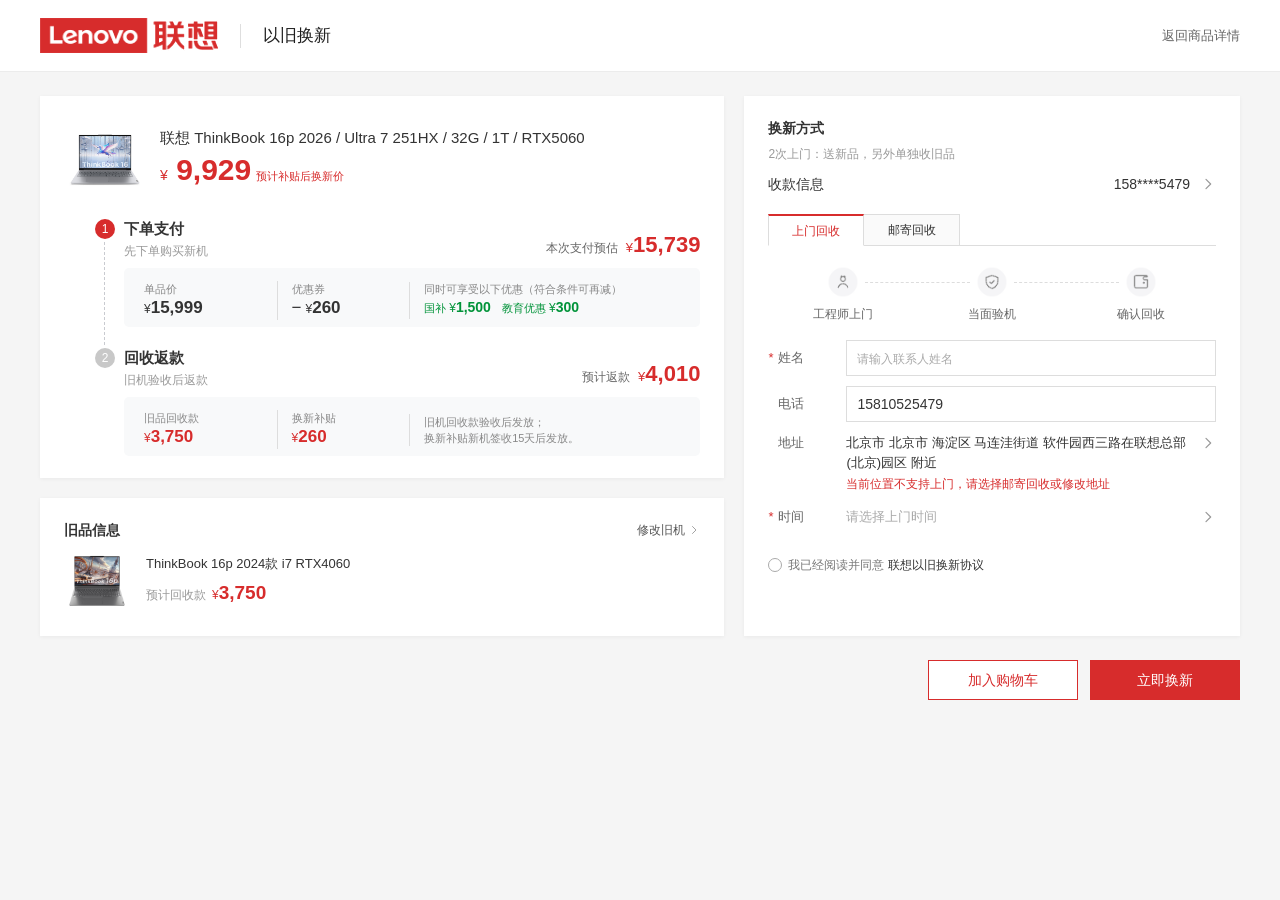
<file: trade-editor.html>
<!DOCTYPE html>

<html lang="zh-CN"><head><meta charset="utf-8"/><meta content="width=device-width,initial-scale=1" name="viewport"/><title>以旧换新</title><style>*{box-sizing:border-box}html,body{margin:0;height:100%;font:14px/1.5 "Helvetica Neue",Helvetica,Arial,"Microsoft Yahei","PingFang SC",sans-serif;color:#333;background:#fff}button,input{font:inherit;color:inherit}button{padding:0;border:0;background:none}button,input{pointer-events:none}header{height:58px;padding:0 28px;display:flex;align-items:center;border-bottom:1px solid #e5e5e5;background:#fff}header .back{display:none}h1{margin:0;font-size:20px;font-weight:500}h2{margin:0;font-size:16px;font-weight:500}h3{margin:18px 0 10px;font-size:12px;color:#777;font-weight:400}main{position:absolute;top:58px;bottom:76px;left:0;right:0;overflow:auto;padding:24px 28px;display:grid;grid-template-columns:1fr 1fr;grid-template-rows:auto 1fr;gap:20px 28px;align-content:start;align-items:start}section{min-width:0;border:1px solid #e5e5e5;background:#fff;padding:20px;margin:0;border-radius:0}.new-card{grid-column:1;grid-row:1}.exchange{grid-column:2;grid-row:1 / 3}.section-heading{display:flex;align-items:center;justify-content:space-between;margin-bottom:18px}.tag{font-size:12px;color:#139844;background:#f3faf5;padding:2px 8px;border:1px solid #d5eddd}.new-product{display:flex;gap:16px;align-items:center}.new-thumb{width:86px;height:86px;flex-shrink:0;background:#f8ead9;display:flex;flex-direction:column;justify-content:center;padding:10px;font-size:13px;color:#70512e}.new-product p{font-size:14px;line-height:22px;margin:0 0 10px}.new-price{display:flex;gap:10px;align-items:baseline;flex-wrap:wrap;color:var(--lenovo-red)}.new-price b{font-size:28px;line-height:32px}.new-price small{font-size:14px}.new-price>span{font-size:12px}.price-breakdown-wrap{margin-top:22px;padding-top:18px;border-top:1px solid #eee;display:flex;flex-wrap:wrap;gap:14px 8px;align-items:center}.price-breakdown-scroll{width:100%;overflow:visible}.price-breakdown{display:flex;align-items:center;justify-content:space-between;gap:5px}.price-breakdown div{text-align:center;white-space:nowrap}.price-breakdown b{font-size:19px;display:block;line-height:28px}.price-breakdown small{font-size:11px}.price-breakdown span{display:block;color:#999;font-size:12px;margin-top:2px}.price-breakdown i,.fixed-minus{font-style:normal;color:#aaa;font-size:14px}.price-breakdown .red{color:#149744}.fixed-minus{display:none}.trade-benefit-fixed{display:flex;width:100%;gap:28px;background:rgba(var(--lenovo-red-rgb),.03);border:1px solid rgba(var(--lenovo-red-rgb),.15);padding:10px 14px;color:#666;font-size:12px}.trade-benefit-fixed b{font-size:20px;color:var(--lenovo-red);margin-left:5px}.trade-benefit-fixed small{font-size:12px}.payment-explain{margin-top:16px;padding:0;color:#888;font-size:12px;line-height:21px}.payment-explain p{margin:0}.payment-explain b{color:var(--lenovo-red);font-weight:400}.price-summary-info{display:none}.old-product{display:flex;align-items:center;gap:16px}.old-product img{width:64px;height:64px;object-fit:cover;border-radius:0}.old-copy{flex:1}.old-copy p{margin:0 0 8px;font-size:14px}.old-price{display:flex;gap:10px;align-items:baseline}.old-price span{font-size:12px;color:#999}.old-price b{font-size:22px;color:var(--lenovo-red)}.old-price small{font-size:12px}.text-action{font-size:12px;color:var(--lenovo-red)}.method-note{margin:8px 0 10px;font-size:12px;color:#999}.field{width:100%;display:flex;align-items:center;gap:12px;min-height:46px;border:0;border-bottom:1px solid #eee;text-align:left;background:none;font-size:14px;padding:6px 0}.account{font-size:13px}.account b{font-weight:400;margin-left:auto}.field em{font-style:normal;color:#bbb;margin-left:auto}.tabs{display:flex;border-bottom:1px solid #ddd;gap:0;margin-top:16px}.tabs button{height:36px;min-width:106px;border:1px solid #ddd;margin-bottom:-1px;font-size:14px;background:#fafafa}.tabs button+button{border-left:0}.tabs .active{color:var(--lenovo-red);border-top:2px solid var(--lenovo-red);border-bottom-color:white;background:white}.steps{display:flex;align-items:flex-start;justify-content:space-between;margin:12px 0 18px}.steps div{text-align:center}.steps img{display:block;width:32px;height:32px;margin:0 auto 7px}.steps span{font-size:12px;color:#666}.steps i{flex:1;border-top:1px dashed #ddd;margin:16px 12px 0}.field-label{position:relative;flex:0 0 56px;color:#666;padding-left:10px}.required{position:absolute;left:0;color:var(--lenovo-red)}.field input{height:30px;width:calc(100% - 68px);border:1px solid #ddd;background:#fff;padding:0 10px;color:#333;opacity:1;-webkit-text-fill-color:#333}.field input::placeholder{color:#aaa;-webkit-text-fill-color:#aaa}.address{align-items:flex-start;padding:12px 0}.address #address{font-size:13px;line-height:21px}.warning{font-size:12px;color:var(--lenovo-red);margin:8px 0 2px;padding-left:68px}.time #time{color:#aaa;font-size:13px}.agreement{display:flex;align-items:center;gap:6px;font-size:12px;color:#777;margin-top:18px}.agreement input{margin:0;width:14px;height:14px}.agreement .text-action{font-size:12px}footer{position:absolute;bottom:0;left:0;right:0;height:76px;display:flex;align-items:center;justify-content:flex-end;gap:12px;padding:0 28px;border-top:1px solid #e5e5e5;background:#fafafa}footer button{height:38px;width:136px;font-size:14px;border:1px solid var(--lenovo-red);color:var(--lenovo-red);border-radius:0;background:white}footer button:last-child{background:var(--lenovo-red);color:#fff}#toast,dialog{display:none}[hidden]{display:none!important}
/* Compact desktop variant; preserve readable type instead of scaling the iframe. */
header{height:50px;padding:0 24px}h1{font-size:18px}main{top:50px;bottom:64px;padding:18px 24px;gap:16px 20px}section{padding:16px}h2{font-size:14px}.section-heading{margin-bottom:14px}.new-product{gap:12px}.new-thumb{width:64px;height:70px;font-size:11px;padding:8px}.new-product p{font-size:12px;line-height:19px}.new-price{gap:5px}.new-price b{font-size:26px}.new-price>span{font-size:11px}.price-breakdown-wrap{margin-top:16px;padding-top:14px;gap:10px}.price-breakdown b{font-size:16px}.price-breakdown span{font-size:11px}.trade-benefit-fixed{gap:14px;padding:8px}.trade-benefit-fixed b{font-size:17px;margin-left:2px}.payment-explain{margin-top:12px;font-size:12px;line-height:20px}.old-product{gap:12px}.old-product img{width:48px;height:48px}.old-copy p{font-size:12px;line-height:19px}.old-price{gap:6px}.old-price b{font-size:19px}.field{font-size:12px;min-height:42px;gap:8px}.field-label{flex-basis:48px}.field input{width:calc(100% - 56px);font-size:12px}.address #address{font-size:12px}.warning{padding-left:56px;line-height:19px}.tabs{margin-top:12px}.tabs button{height:32px;min-width:96px;font-size:12px}.steps{margin:10px 0 14px}.agreement{align-items:flex-start;line-height:20px}.agreement input{margin-top:3px;flex-shrink:0}footer{height:64px;padding:0 24px}footer button{width:120px;height:34px;font-size:14px}
/* Interactive desktop controls and nested dialogs. */
button,input{pointer-events:auto}button{cursor:pointer}button:disabled{cursor:default;color:#aaa}.field input:focus,.sheet-input:focus{outline:none;border-color:var(--lenovo-red)}.time.chosen #time{color:#333}.tabs button:hover,.text-action:hover{color:var(--lenovo-red)}.price-summary-info{display:block;position:relative;margin-top:4px;text-align:right}.price-detail-toggle{color:#999;font-size:15px}.price-detail-bubble{position:absolute;right:0;bottom:25px;width:280px;padding:12px;text-align:left;background:white;border:1px solid #ddd;box-shadow:0 3px 12px #0002;z-index:8;color:#666;font-size:12px}#sheet{position:fixed;inset:0;margin:auto;width:480px;max-width:calc(100vw - 48px);max-height:calc(100vh - 40px);height:auto;border:1px solid #ddd;border-radius:0;padding:0;background:white;box-shadow:0 12px 40px #0003;color:#333}#sheet[open]{display:block}#sheet::backdrop{background:#0005}.sheet-head{display:flex;justify-content:space-between;align-items:center;padding:16px 20px;border-bottom:1px solid #eee}.sheet-head h2{font-size:16px}.sheet-head button{font-size:22px;color:#999}#sheet-content{padding:22px}.addr-sheet .sheet-head{border-bottom:0;padding:22px 24px}.addr-sheet .sheet-head h2{font-size:17px;font-weight:700}.addr-sheet .sheet-head button{width:auto;height:auto;border-radius:0;background:transparent;color:#999;font-size:22px;border:0;padding:0;line-height:1}body #sheet.addr-sheet:not(.time-picker-sheet) #close-sheet{position:static;right:auto;bottom:auto;width:auto;height:auto;border-radius:0;background:transparent;color:#999;font-size:22px;border:0;padding:0;line-height:1}#sheet-content .addr-card{background:#f7f8fa;border-radius:12px;padding:16px 20px;margin-bottom:14px}.addr-card-head{display:flex;justify-content:space-between;align-items:center}.addr-card-head .lbl{font-size:13px;color:#999}.addr-card-head .hint{font-size:12px;color:#c0c0c0}.addr-tabs{display:flex;margin-top:12px;border-bottom:1px solid #e8e8e8}.addr-tabs button{flex:1;height:36px;border:0;background:none;font-size:14px;color:#333;position:relative;padding:0}.addr-tabs button.active{color:var(--lenovo-red);font-weight:600}.addr-tabs button.active:after{content:'';position:absolute;left:50%;transform:translateX(-50%);bottom:-1px;width:72px;max-width:80%;height:2px;background:var(--lenovo-red)}.addr-opts{max-height:190px;overflow:auto}.addr-opts button{display:flex;justify-content:space-between;align-items:center;width:100%;height:46px;border:0;background:none;border-bottom:1px solid #ececec;font-size:14px;color:#333;text-align:left;padding:0}.addr-opts button:last-child{border-bottom:0}.addr-opts button.selected{color:var(--lenovo-red);font-weight:600}.addr-opts .tick{font-size:14px}.addr-detail-input{width:100%;border:0;background:transparent;font-size:15px;color:#333;padding:12px 0 2px}.addr-detail-input:focus{outline:none;box-shadow:none}.addr-confirm{display:block;width:100%;height:48px;border:0;border-radius:999px;background:var(--lenovo-red);color:#fff;font-size:15px;margin-top:6px;cursor:pointer}.addr-confirm:hover{filter:brightness(1.05)}.sheet-input{width:100%;height:36px;border:1px solid #ddd;padding:0 10px;font-size:13px}.confirm{display:block;width:100px;height:34px;background:var(--lenovo-red);color:white;margin:20px 0 0 auto;border:0}.sheet-help{font-size:13px;line-height:24px;margin:0}.time-picker-sheet .sheet-head{display:none}.time-picker-sheet #sheet-content{padding:0}.time-picker-head{display:flex;align-items:center;justify-content:space-between;height:54px;padding:0 20px;border-bottom:1px solid #eee;font-size:14px}.time-picker-head b{font-weight:500}.time-picker-head button{font-size:13px}.time-picker-head button:last-child:not(:disabled){color:var(--lenovo-red)}.time-picker-columns{display:grid;grid-template-columns:1fr 1fr;height:300px}.picker-column{min-width:0;display:flex;flex-direction:column}.picker-column+ .picker-column{border-left:1px solid #eee}.picker-column>p{margin:0;padding:10px 16px;background:#fafafa;font-size:12px;color:#999}.time-picker-dates,.time-picker-slots{overflow:auto;flex:1}.picker-option{display:block;width:100%;height:42px;text-align:left;padding:0 18px;border-bottom:1px solid #f2f2f2;font-size:13px}.picker-option:hover{background:#fafafa}.picker-option.active{background:rgba(var(--lenovo-red-rgb),.05);color:var(--lenovo-red)}.picker-option.active:after{content:'✓';float:right}#toast:not([hidden]){display:block;position:fixed;z-index:99999;left:50%;top:46%;transform:translate(-50%,-50%);padding:12px 20px;background:#333e;color:#fff;font-size:13px;max-width:80%;text-align:center}.agreement input{accent-color:var(--lenovo-red)}
#sheet{height:fit-content;min-height:0}
/* Single-column desktop flow. */
main{display:block;padding:20px 24px}main>section{margin:0 0 18px;padding:18px 20px}.new-card,.exchange{grid-column:auto;grid-row:auto}.new-product p{font-size:14px;line-height:22px}.new-thumb{width:76px;height:76px}.new-product{gap:18px}.price-breakdown{justify-content:flex-start;gap:20px}.price-breakdown-wrap{margin-top:18px}.trade-benefit-fixed{gap:28px}.old-copy p{font-size:14px}.exchange .steps{max-width:450px;margin:14px auto 20px}.field{min-height:46px;font-size:14px}.field-label{flex-basis:70px}.field input{width:calc(100% - 78px);font-size:14px}.warning{padding-left:78px}.address #address{font-size:14px}.agreement{margin-top:20px}

/* Price hierarchy and in-place editing views. */
.price-breakdown{justify-content:space-between;gap:10px}.price-breakdown b{font-size:18px}.price-breakdown-wrap{gap:16px}.trade-benefit-fixed{background:rgba(var(--lenovo-red-rgb),.03);border:1px solid rgba(var(--lenovo-red-rgb),.15);padding:14px 18px;gap:40px}.trade-benefit-fixed>span{display:flex;align-items:center;gap:16px;flex:1}.trade-benefit-fixed i{font-style:normal;font-size:20px;color:var(--lenovo-red)}.trade-benefit-fixed .benefit-value{display:flex;flex-direction:column;gap:3px}.trade-benefit-fixed b{margin:0;font-size:20px;line-height:24px}.trade-benefit-fixed .benefit-value>span{font-size:12px;color:#777}.payment-explain{color:#888;line-height:22px;margin-top:12px}
body.sheet-view>header,body.sheet-view>main,body.sheet-view>footer{visibility:hidden;pointer-events:none}
#sheet{position:fixed;inset:0;width:100%;height:100%;max-width:none;max-height:none;min-height:100%;margin:0;border:0;box-shadow:none;outline:none;background:#fff;overflow:auto}
.sheet-head{height:50px;padding:0 54px 0 24px}.sheet-head button{font-size:13px;color:#666}#sheet-content{padding:24px}.time-picker-head{height:50px;padding:0 54px 0 24px}.time-picker-columns{height:calc(100vh - 50px)}.picker-column>p{padding:14px 24px}.picker-option{height:52px;padding:0 24px}.time-picker-sheet #sheet-content{padding:0}

/* Consistent vector icons and quieter form chrome. */
.picker-option{position:relative;padding-right:48px}
.picker-option.active:after{content:"";position:absolute;right:22px;top:50%;width:18px;height:18px;transform:translateY(-50%);background:center/18px 18px no-repeat url("data:image/svg+xml,%3Csvg xmlns='http://www.w3.org/2000/svg' viewBox='0 0 24 24' fill='none'%3E%3Cpath d='m5 12 4 4L19 6' stroke='%23d72c2c' stroke-width='2' stroke-linecap='round' stroke-linejoin='round'/%3E%3C/svg%3E")}
[data-sheet="device"]{display:inline-flex;align-items:center;gap:6px;min-height:28px;font-size:13px}
[data-sheet="device"]:after,.field em{content:"";display:inline-block;width:16px;height:16px;flex:0 0 16px;align-self:center;background:center/16px 16px no-repeat url("data:image/svg+xml,%3Csvg xmlns='http://www.w3.org/2000/svg' viewBox='0 0 24 24' fill='none'%3E%3Cpath d='m9 5 7 7-7 7' stroke='%23999999' stroke-width='1.8' stroke-linecap='round' stroke-linejoin='round'/%3E%3C/svg%3E")}
[data-sheet="device"]:after{background-image:url("data:image/svg+xml,%3Csvg xmlns='http://www.w3.org/2000/svg' viewBox='0 0 24 24' fill='none'%3E%3Cpath d='m9 5 7 7-7 7' stroke='%23d72c2c' stroke-width='1.8' stroke-linecap='round' stroke-linejoin='round'/%3E%3C/svg%3E")}
.new-card{border:0;padding-top:8px}
.exchange .field{border-bottom:0}

.time-picker-sheet .picker-option{height:44px}.time-picker-sheet .picker-column>p{padding:10px 20px}.time-picker-sheet .time-picker-head{padding-left:20px}
/* Compact price equation with fixed trade-in benefits. */
main{padding:18px 24px}main>section{margin-bottom:16px;padding:16px 18px}.new-card{border:1px solid #e5e5e5}.section-heading{margin-bottom:14px}.new-product{gap:16px}.price-breakdown-wrap{display:flex;flex-wrap:nowrap;gap:8px;margin-top:16px;padding-top:16px}.price-breakdown-scroll{width:auto;flex:1;min-width:0;overflow-x:auto}.price-breakdown{justify-content:space-between;gap:7px;min-width:388px}.price-breakdown b{font-size:16px}.price-breakdown span{font-size:11px}.price-breakdown i{font-size:13px}.fixed-minus{display:none}.trade-benefit-fixed{width:160px;flex:0 0 160px;display:flex;flex-direction:column;gap:5px;padding:8px 10px;border:1px solid rgba(var(--lenovo-red-rgb),.3);border-radius:4px;background:rgba(var(--lenovo-red-rgb),.03)}.trade-benefit-fixed>span{display:flex;flex:none;gap:5px;align-items:center}.trade-benefit-fixed i{font-size:14px}.trade-benefit-fixed .benefit-value{flex:1;display:flex;flex-direction:row-reverse;align-items:baseline;justify-content:space-between;gap:4px}.trade-benefit-fixed .benefit-value>span{font-size:11px;color:var(--lenovo-red);white-space:nowrap}.trade-benefit-fixed b{font-size:15px;line-height:20px;white-space:nowrap}.trade-benefit-fixed small{font-size:11px}.payment-explain{margin-top:12px;line-height:20px}.old-product{gap:14px}
/* Keep both time columns independently scrollable in the compact dialog. */
.time-picker-columns{height:calc(100vh - 50px);min-height:0;overflow:hidden}.picker-column{min-height:0;overflow:hidden}.picker-column>p{flex-shrink:0}.time-picker-dates,.time-picker-slots{min-height:0;overflow-y:auto;overscroll-behavior:contain;scrollbar-width:thin}.time-picker-sheet .picker-option{height:48px;flex-shrink:0}
/* Tighter desktop spacing and neutral input focus. */
main{padding:14px 20px}main>section{padding:12px 16px;margin-bottom:12px}.section-heading{margin-bottom:8px}.new-product{gap:12px}.new-product p{margin-bottom:6px}.new-thumb{width:68px;height:68px}.price-breakdown-wrap{margin-top:12px;padding-top:12px;gap:8px}.price-breakdown{justify-content:flex-start;gap:10px;min-width:0}.price-breakdown>div{flex:1}.price-breakdown>i{flex:0 0 auto}.price-breakdown>i:first-child{margin-right:0}.payment-explain{margin-top:8px;line-height:19px}.old-product{gap:12px}.old-product img{width:48px;height:48px}.old-copy p{margin-bottom:4px}.exchange .method-note{margin:6px 0 8px}.exchange .steps{margin:10px auto 12px}.exchange h3{margin:12px 0 6px}.field{min-height:46px;padding:4px 0}.field input{height:36px}.field input:focus,.sheet-input:focus{border-color:#ddd;outline:none;box-shadow:none}.field input:focus-visible,.sheet-input:focus-visible{outline:none}.address{padding:8px 0}.warning{margin:4px 0 6px}.agreement{margin-top:12px}
/* Compact equation: one subtraction sign before the benefit group. */
.price-breakdown-wrap{justify-content:flex-start;gap:8px}.price-breakdown-scroll{flex:0 1 auto;width:auto}.price-breakdown{gap:8px}.price-breakdown>div{flex:0 0 auto;min-width:66px}.price-breakdown>div:nth-of-type(3){min-width:82px}.price-breakdown>i{margin:0}.fixed-minus{display:block;flex:0 0 auto;font-style:normal;color:#aaa;font-size:14px}.trade-benefit-fixed{width:148px;flex:0 0 148px;padding:8px 10px}.trade-benefit-fixed>span>i{display:none}
/* Close-set operators and benefit labels; explanation icon above the prices. */
.price-breakdown-wrap{position:relative;gap:4px;padding-right:24px}.price-breakdown{gap:4px}.price-breakdown>div{min-width:56px}.price-breakdown>div:nth-of-type(3){min-width:72px}.trade-benefit-fixed{width:120px;flex-basis:120px;padding:8px}.trade-benefit-fixed .benefit-value{flex:none;gap:6px;justify-content:flex-start}.trade-benefit-fixed>span{justify-content:flex-start}.new-card{position:relative}.payment-explain{position:static}.price-summary-info{position:absolute;top:146px;right:16px;margin:0;line-height:18px}.price-detail-toggle{width:18px;height:18px;padding:0}.price-detail-bubble{position:absolute;right:0;top:24px;width:250px;background:white;border:1px solid #ddd;padding:10px;z-index:5;text-align:left}
/* Fine sizing for currency, compact benefits, and section controls. */
.new-price small,.price-breakdown small,.trade-benefit-fixed small,.old-price small{font-weight:400}
.trade-benefit-fixed{width:max-content;flex:0 0 auto;padding:7px 8px;gap:4px}.trade-benefit-fixed .benefit-value{gap:4px}.trade-benefit-fixed b{line-height:19px}
.tag{font-size:10px;line-height:16px;padding:0 5px}
[data-sheet="device"]{font-size:12px;min-height:20px;gap:3px}[data-sheet="device"]:after{width:12px;height:12px;flex-basis:12px;background-size:12px 12px}
main>section:not(.new-card):not(.exchange){padding-top:8px}main>section:not(.new-card):not(.exchange) .section-heading{margin-bottom:8px}
/* New and old products share one continuous card. */
main>section.new-card{margin-bottom:0;border-bottom:0;padding-bottom:12px}
main>section.new-card+section{border-top:0;padding-top:12px;position:relative}
main>section.new-card+section:before{content:"";position:absolute;left:16px;right:16px;top:0;height:1px;background:#e5e5e5}
/* Balanced section rhythm within the shared product card. */
main>section.new-card{padding-bottom:20px}
main>section.new-card+section{padding-top:20px;padding-bottom:16px}
main>section.new-card+section .section-heading{margin-bottom:10px}
.section-heading h2,.exchange>h2{font-size:14px;line-height:20px;font-weight:600;color:#333}
.payment-explain{line-height:20px;color:#888}
.old-copy p{line-height:20px;margin-bottom:6px}
main>section.exchange{margin-top:14px;padding-top:14px}
.exchange .method-note{margin:6px 0 10px;line-height:20px;color:#999}
/* Tighten the new-product block and let the tooltip size to its content. */
.new-card .section-heading{margin-bottom:6px}.new-card .new-thumb{width:64px;height:64px}.new-card .price-breakdown-wrap{margin-top:8px;padding-top:8px}.new-card .price-summary-info{top:134px}
.price-detail-bubble{top:24px;bottom:auto;height:auto;min-height:0;max-height:none;line-height:20px;white-space:normal;overflow:visible;padding:10px 12px;z-index:20}
/* Align the information icon and soften the payment notes. */
.new-card .price-summary-info{top:116px}
.new-card .payment-explain{margin-top:14px;font-size:11px;line-height:20px}
/* White dialog chrome and a slightly higher product divider. */
body>header{border-bottom:0;background:#fff}
body>footer{border-top:0;background:#fff}
main>section.new-card+section:before{top:-8px}
/* Tighter amount captions and a shallower benefit box. */
.price-breakdown b{line-height:21px}.price-breakdown span{margin-top:0;line-height:16px}
.trade-benefit-fixed{padding:4px 8px;gap:2px}.trade-benefit-fixed b{line-height:17px}.trade-benefit-fixed .benefit-value>span{line-height:17px}
/* Fit the narrower primary dialog without scaling text. */
main{padding-left:16px;padding-right:16px}
.new-card .new-product p{font-size:13px;line-height:20px}
body>footer{height:60px;padding:0 20px}
main{bottom:60px}
/* Compact payment notes and align the account row. */
.new-card .payment-explain{line-height:16px}
.exchange .method-note{margin-bottom:4px}
.exchange .account{min-height:36px;padding:4px 0;gap:10px}
.exchange .account b{margin-left:auto}
.exchange .account em{margin-left:0}
.exchange .tabs{margin-top:6px}
/* Remove redundant heading and anchor edit actions consistently. */
.exchange>h3{display:none}
#sheet:not(.time-picker-sheet) #sheet-content{padding-bottom:76px}
#sheet:not(.time-picker-sheet) #save-sheet{position:fixed;right:20px;bottom:13px;width:120px;height:34px;margin:0}
#sheet:not(.time-picker-sheet) #close-sheet{position:fixed;right:152px;bottom:13px;width:120px;height:34px;border:1px solid #ddd;background:white;font-size:13px;color:#666}
#sheet:not(.time-picker-sheet) .sheet-head{padding-right:54px}
/* Tight address guidance and consistent form hierarchy. */
.exchange .field.address{min-height:34px;margin-top:2px;padding:4px 0 0;align-items:flex-start}
.exchange .address #address{font-size:13px;line-height:20px}
.exchange .field.address em{align-self:flex-start;margin-top:2px}
.exchange .warning{margin:2px 0 4px;padding-top:0;padding-bottom:0;font-size:12px;line-height:18px}
.exchange .field.time{min-height:38px;padding-top:4px;padding-bottom:4px}
.exchange .field-label{font-size:13px;color:#666}
.exchange .agreement{margin-top:10px;font-size:12px;line-height:18px}
.exchange .steps{margin-top:12px;margin-bottom:10px}
/* Match Lenovo's state-subsidy text color. */
.price-breakdown .red,.new-card .tag{color:#019339}
/* Invisible scrollbars, with scrolling preserved, and consistent form rhythm. */
html,body,main,#sheet,.price-breakdown-scroll,.time-picker-dates,.time-picker-slots{scrollbar-width:none;-ms-overflow-style:none}
html::-webkit-scrollbar,body::-webkit-scrollbar,main::-webkit-scrollbar,#sheet::-webkit-scrollbar,.price-breakdown-scroll::-webkit-scrollbar,.time-picker-dates::-webkit-scrollbar,.time-picker-slots::-webkit-scrollbar{display:none;width:0;height:0}
main{padding-bottom:12px}.exchange .field{gap:10px}.exchange .field-label{flex-basis:68px}.exchange .field input{width:auto;flex:1;min-width:0}.exchange .field.address #address{flex:1;min-width:0}.exchange .warning{padding-left:78px;margin-top:2px;margin-bottom:4px}.exchange .steps{margin:12px auto 12px}.exchange .field.time{min-height:40px}.exchange .agreement{margin-top:10px;margin-bottom:2px}.exchange .account{gap:10px}main>section.exchange{padding-bottom:14px}
/* Payment and refund are separate stages, preserving the headline price. */
main>section.new-card,main>section.new-card+section,main>section.exchange{border:0}
main>section.new-card{padding-bottom:16px}.new-card>.section-heading{display:none}.new-card .new-product{position:relative;padding-top:2px}.new-card .new-product p{font-weight:500}.new-card .new-price{margin-top:8px}
.payment-stages{margin-top:22px}.payment-stage{position:relative;margin:0 0 20px;padding-left:26px;border:0;background:none}.payment-stage:last-child{margin-bottom:0}.stage-title{display:flex;align-items:flex-start;gap:10px;position:relative}.stage-title h2{font-size:15px;font-weight:600;line-height:22px}.stage-title p{margin:2px 0 8px;font-size:12px;color:#999}.stage-number{position:absolute;left:-26px;top:1px;width:20px;height:20px;border-radius:50%;background:var(--lenovo-red);color:#fff;text-align:center;font-size:13px;line-height:20px}.stage-number.muted{background:#999}.stage-total{margin-left:auto;font-size:12px;white-space:nowrap;padding-top:1px}.stage-total b{font-size:21px;color:var(--lenovo-red);margin-left:5px}.stage-total small{font-size:13px;font-weight:400}.stage-detail{display:grid;grid-template-columns:1fr 1fr 2.4fr;background:#f6f7f8;border-radius:5px;padding:12px 10px;gap:12px;align-items:center}.stage-detail>div+div{border-left:1px solid #ddd;padding-left:12px}.stage-detail span{display:block;color:#777;font-size:11px;line-height:17px}.stage-detail b{font-size:17px;line-height:23px}.stage-detail small{font-size:12px;font-weight:400}.conditional p{margin:3px 0 0;color:#019339;font-size:11px;white-space:nowrap}.conditional b{font-size:14px}.refund b{color:var(--lenovo-red)}.refund-note{font-size:11px;line-height:18px;color:#777}
main>section.new-card+section:before{top:0}.old-product{padding-bottom:2px}main>section.new-card+section{padding-top:16px}.old-copy p{font-size:13px}.exchange{border-top:0!important}.exchange>h2{font-size:14px}.exchange .account{border-bottom:0;padding-bottom:8px;margin-bottom:10px}.sheet-head h2{font-weight:600}
/* Reference-aligned stage layout: override inherited generic section styling. */
.payment-stages{margin-top:20px;position:relative}
.payment-stages>.payment-stage{display:block;position:relative;border:0;border-radius:0;padding:0 0 0 30px;margin:0 0 20px;background:transparent}
.payment-stages>.payment-stage:last-child{margin:0}
.payment-stages>.payment-stage:first-child:before{content:"";position:absolute;left:10px;top:24px;bottom:-18px;border-left:1px dashed #c9cbd0}
.stage-title{min-height:39px;align-items:flex-start}
.stage-number{left:-30px;top:0;width:22px;height:22px;line-height:22px;font-size:13px;z-index:1}
.stage-title h2{font-size:15px;line-height:22px;font-weight:600}
.stage-title p{font-size:12px;line-height:17px;margin:2px 0 7px}
.stage-total{align-self:flex-end;margin-bottom:8px;padding-top:0;font-size:12px;line-height:24px}.stage-total b{font-size:22px;line-height:24px}
.stage-detail{grid-template-columns:1fr 1fr 2.25fr;padding:10px 16px;gap:12px;min-height:52px;background:#f8f9fa;border-radius:5px}
.stage-detail>div+div{padding-left:14px}.stage-detail span{font-size:11px;line-height:17px}.stage-detail b{font-size:17px;line-height:22px}.conditional b{font-size:14px}.refund-note{font-size:11px;line-height:16px}
main{padding-top:8px}.new-card .new-product{padding:0}.new-card .new-product p{margin-bottom:5px}.new-card .new-price{margin-top:0}
main>section.new-card{padding-top:0;padding-bottom:14px}
main>section.new-card+section{padding-top:14px;padding-bottom:14px}
main>section.new-card+section .section-heading{margin-bottom:10px}
.old-product{gap:16px}.old-product img{width:66px;height:44px;object-fit:contain;background:#f4f5f6;border-radius:4px}
[data-sheet="device"]{color:#555}
/* Lighter second step and more space before old-product information. */
.stage-number.muted{background:#c8c8c8}
main>section.new-card+section{padding-top:22px}
/* Clear type hierarchy and neutral edit chevron. */
[data-sheet="device"]:after{background-image:url("data:image/svg+xml,%3Csvg xmlns='http://www.w3.org/2000/svg' viewBox='0 0 24 24' fill='none'%3E%3Cpath d='m9 5 7 7-7 7' stroke='%23999999' stroke-width='1.8' stroke-linecap='round' stroke-linejoin='round'/%3E%3C/svg%3E")}
.new-card .new-product p{font-size:14px;line-height:21px;font-weight:500;margin-bottom:6px}.new-card .new-product{gap:14px}
.payment-stages{margin-top:18px}.stage-title h2{font-size:15px;line-height:22px;font-weight:600}.stage-title p{font-size:12px;line-height:18px;color:#999;margin:2px 0 8px}.stage-total{font-size:12px;color:#666}.stage-total b{font-size:22px;font-weight:600}.stage-detail span{font-size:12px;line-height:18px;color:#888}.stage-detail b{font-size:17px;font-weight:600;line-height:24px}.stage-detail .conditional span{font-size:11px}.conditional p{margin-top:4px}.conditional b{font-size:14px}.refund-note{font-size:11px;line-height:18px;color:#888}.stage-detail{padding:10px 14px}.old-copy p{font-size:13px;line-height:20px;font-weight:400}.old-price span{font-size:12px;color:#999}.old-price b{font-size:19px}.old-copy p{margin-bottom:5px}
/* Center old-product content between the two dividers. */
main>section.new-card+section{padding-top:24px;padding-bottom:24px;margin-bottom:0}
main>section.exchange{margin-top:0}
/* Denser payment/refund detail panels with readable hierarchy. */
.payment-stages .stage-detail{padding:7px 14px;min-height:46px;gap:12px}
.payment-stages .stage-detail span{font-size:11px;line-height:16px}
.payment-stages .stage-detail b{line-height:21px}
.payment-stages .conditional p{margin-top:2px;line-height:19px}
.payment-stages .refund-note{line-height:16px}
.payment-stages .stage-detail>div+div{padding-left:14px}
/* Equal divider-to-content spacing; outrank legacy section exclusions. */
main>section.new-card+section:not(.new-card):not(.exchange){padding-top:20px;padding-bottom:20px;margin-top:0;margin-bottom:0}
main>section.new-card+section:not(.exchange)::before{top:0}
main>section.new-card+section:not(.exchange) .old-product{padding-bottom:0}
main>section.new-card+section+section.exchange{margin-top:0}
/* Balance detail-card breathing room and move the recovery form down. */
.exchange .steps{margin-top:20px}
.payment-stages .stage-detail{padding-top:10px;padding-bottom:10px}
.payment-stages .conditional p{margin-top:0;line-height:17px}
.payment-stages .stage-detail .conditional span{line-height:15px}
.payment-stages .stage-detail b .coupon-minus{display:inline;font-size:inherit;font-weight:400;line-height:inherit;color:inherit;margin-right:4px}
/* Optical centering in detail panels and stable recovery-step columns. */
.payment-stages .stage-detail{padding-top:13px;padding-bottom:7px}
.exchange .steps{position:relative;display:grid;grid-template-columns:repeat(3,minmax(0,1fr));width:100%;max-width:none;align-items:start;margin:20px 0 12px}
.exchange .steps>div{min-width:0;text-align:center;position:relative;z-index:1}
.exchange .steps>div:nth-child(1){grid-column:1}.exchange .steps>div:nth-child(3){grid-column:2}.exchange .steps>div:nth-child(5){grid-column:3}
.exchange .steps img{width:32px;height:32px;object-fit:contain;margin:0 auto 7px}
.exchange .steps span{display:block;line-height:18px;white-space:nowrap}
.exchange .steps>i{position:absolute;top:16px;margin:0;width:calc(33.333333% - 44px);border-top:1px dashed #ddd}
.exchange .steps>i:nth-child(2){left:calc(16.666667% + 22px)}.exchange .steps>i:nth-child(4){left:calc(50% + 22px)}
.time-picker-sheet .time-picker-head{padding-right:20px}
/* Round agreement control aligned with the text baseline area. */
.exchange .agreement{margin-top:18px;display:flex;align-items:center;gap:6px;line-height:20px}
.exchange .agreement input{appearance:none;-webkit-appearance:none;box-sizing:border-box;display:block;flex:0 0 14px;width:14px;height:14px;margin:0;border:1px solid #aaa;border-radius:50%;background:#fff;cursor:pointer}
.exchange .agreement input:checked{border-color:var(--lenovo-red);background:var(--lenovo-red) url("data:image/svg+xml,%3Csvg xmlns='http://www.w3.org/2000/svg' viewBox='0 0 16 16'%3E%3Cpath d='m4 8 2.5 2.5L12 5' fill='none' stroke='white' stroke-width='1.6' stroke-linecap='round' stroke-linejoin='round'/%3E%3C/svg%3E") center/12px 12px no-repeat}
.exchange .agreement input:focus-visible{outline:2px solid #aaa;outline-offset:2px}
.exchange .agreement>span{line-height:20px}
/* Slightly smaller step markers, retaining their original center. */
.stage-number{width:20px;height:20px;line-height:20px;font-size:12px;left:-29px;top:1px}
/* Desktop appointment selector: date tabs, time grid, fixed bottom actions. */
.time-picker-sheet .time-picker-head{height:50px;padding:0 24px;justify-content:flex-start;border-bottom:0;font-size:16px}
.desktop-picker-body{padding:18px 24px 0}.pickup-label{display:inline-block;border:1px solid var(--lenovo-red);color:var(--lenovo-red);padding:6px 18px;margin-bottom:14px;font-size:13px}
.time-picker-sheet .time-picker-dates{display:grid;grid-template-columns:repeat(5,minmax(0,1fr));overflow:visible;border:1px solid #ddd}
.time-picker-sheet .time-picker-dates .picker-option{height:50px;padding:4px;text-align:center;border:0;border-right:1px solid #ddd;font-size:12px;line-height:19px;background:#fff}
.time-picker-sheet .time-picker-dates .picker-option:last-child{border-right:0}.time-picker-sheet .time-picker-dates .picker-option.active{background:#f6f6f6;color:#333}
.time-picker-sheet .picker-option.active:after{display:none}
.time-picker-sheet .time-picker-slots{display:grid;grid-template-columns:repeat(3,minmax(0,1fr));gap:12px;padding:18px 14px;background:#f6f6f6;border:1px solid #ddd;border-top:0;max-height:180px;overflow-y:auto}
.time-picker-sheet .time-picker-slots .picker-option{height:34px;padding:0;text-align:center;background:#fff;border:1px solid #ddd;color:#666;font-size:12px}
.time-picker-sheet .time-picker-slots .picker-option.active{border-color:var(--lenovo-red);color:var(--lenovo-red)}
.time-picker-actions{position:fixed;bottom:16px;right:24px;display:flex;gap:12px;border-top:0;background:#fff}.time-picker-actions button{width:110px;height:34px;font-size:14px;border:1px solid var(--lenovo-red);border-radius:2px;color:var(--lenovo-red);background:#fff}.time-picker-actions #time-confirm{background:var(--lenovo-red);color:#fff}.time-picker-actions #time-confirm:disabled{background:#ddd;border-color:#ddd;color:#999;cursor:default}

/* Agreement link uses dark gray. */
.exchange .agreement .text-action{color:#333}
.exchange .agreement .text-action:hover{color:var(--lenovo-red)}
</style><style>
.exchange #contact::placeholder{font-size:12px;font-weight:400;color:#aaa;-webkit-text-fill-color:#aaa;opacity:1}
</style><style>
/* Standalone trade-in page. The product detail modal keeps its own embedded copy. */
html{height:auto;min-height:100%;background:#f5f5f5}
body.standalone-page{height:auto;min-height:100vh;min-width:1080px;padding-bottom:0;background:#f5f5f5;color:#333}
body.standalone-page>header{position:sticky;top:0;z-index:30;height:72px;padding:0;border-bottom:1px solid #ececec;background:#fff;box-shadow:none}
body.standalone-page .trade-header-inner{width:1200px;max-width:calc(100% - 64px);height:72px;margin:0 auto;display:flex;align-items:center}
body.standalone-page .trade-brand{display:flex;align-items:center;color:#1f1f1f;text-decoration:none}
body.standalone-page .trade-brand img{display:block;width:178px;height:auto}
body.standalone-page .trade-brand-divider{width:1px;height:24px;margin:0 22px;background:#dedede}
body.standalone-page .trade-brand-title{font-size:17px;font-weight:500}
body.standalone-page .trade-header-spacer{flex:1}
body.standalone-page .trade-header-link{margin-left:30px;color:#666;font-size:13px;text-decoration:none}
body.standalone-page .trade-header-link:hover{color:var(--lenovo-red)}
body.standalone-page>main{position:relative;inset:auto;display:grid;grid-template-columns:minmax(0,1.16fr) minmax(420px,.84fr);grid-template-rows:auto auto;align-items:start;width:calc(100% - 64px);max-width:1200px;min-height:0;margin:24px auto;padding:0;overflow:visible;gap:20px}
body.standalone-page>main>section{margin:0;padding:22px 24px;border:0;background:#fff;box-shadow:0 1px 4px rgba(0,0,0,.05)}
body.standalone-page>main>.new-card{grid-column:1;grid-row:1}
body.standalone-page>main>.new-card+section:not(.exchange){grid-column:1;grid-row:2;padding:22px 24px}
body.standalone-page>main>.new-card+section:not(.exchange):before{display:none}
body.standalone-page>main>.exchange{grid-column:2;grid-row:1 / span 2;align-self:stretch;height:100%;position:sticky;top:96px}
body.standalone-page .new-thumb{width:82px;height:82px;padding:0;object-fit:cover;background:#fff}
body.standalone-page .old-product img{width:66px;height:66px;object-fit:cover;background:#fff;border-radius:0}
body.standalone-page .new-product p{font-size:15px}
body.standalone-page .new-price b{font-size:30px}
body.standalone-page .payment-stages{margin-left:30px}
body.standalone-page .payment-stages .stage-detail{padding-left:20px;padding-right:20px}
body.standalone-page>footer{position:fixed;z-index:25;left:0;right:0;bottom:0;height:68px;padding:0 max(32px,calc((100vw - 1200px)/2));border-top:1px solid #ddd;background:rgba(255,255,255,.96);box-shadow:0 -3px 14px rgba(0,0,0,.06);backdrop-filter:blur(8px)}
body.standalone-page>footer button{width:150px;height:40px}
body.standalone-page>main>.exchange{padding-bottom:14px}
body.standalone-page>main>.exchange-actions{position:static;z-index:1;grid-column:2;grid-row:3;left:auto;right:auto;bottom:auto;height:48px;padding:0;border:0;background:transparent;box-shadow:none;backdrop-filter:none}
body.standalone-page .exchange-actions button{width:150px;height:40px}
body.standalone-page #sheet{z-index:60}
body.standalone-page.sheet-view>header,body.standalone-page.sheet-view>main,body.standalone-page.sheet-view>footer{visibility:visible;pointer-events:auto}
body.standalone-page.sheet-view:before{content:"";position:fixed;inset:0;z-index:49;background:rgba(0,0,0,.45)}
body.standalone-page #sheet{inset:50% auto auto 50%;width:560px;height:auto;min-height:0;max-width:calc(100vw - 64px);max-height:calc(100vh - 64px);margin:0;transform:translate(-50%,-50%);border:0;box-shadow:0 18px 60px rgba(0,0,0,.25);overflow:auto}
body.standalone-page #sheet .sheet-head{height:54px;padding:0 22px}
body.standalone-page #sheet #sheet-content{padding:22px}
body.standalone-page #sheet:not(.time-picker-sheet) #sheet-content{padding:22px 22px 76px}
body.standalone-page #sheet:not(.time-picker-sheet) #close-sheet,body.standalone-page #sheet:not(.time-picker-sheet) #save-sheet{position:absolute}
body.standalone-page #sheet.addr-sheet:not(.time-picker-sheet) #close-sheet{position:static;right:auto;bottom:auto;width:auto;height:auto;border-radius:0;background:transparent;color:#999;font-size:22px;border:0;padding:0;line-height:1}
body.standalone-page #sheet.time-picker-sheet{height:410px;overflow:hidden}
body.standalone-page #sheet.time-picker-sheet #sheet-content{padding:0}
body.standalone-page .time-picker-actions{position:absolute}
/* Compact card-style desktop time picker. */
body.standalone-page #sheet.time-picker-sheet{width:600px;height:min(360px,calc(100vh - 32px));height:min(360px,calc(100dvh - 32px));max-width:calc(100vw - 32px);max-height:calc(100vh - 32px);max-height:calc(100dvh - 32px);min-height:0;border:1px solid #e5e5e5;border-radius:8px;transform:translate(-50%,-50%);box-shadow:0 18px 55px rgba(0,0,0,.25);overflow:hidden}
body.standalone-page #sheet.time-picker-sheet #sheet-content{display:flex;height:100%;min-height:0;flex-direction:column;overflow:hidden}
body.standalone-page .time-picker-sheet .time-picker-head{display:flex;flex:0 0 56px;height:56px;padding:0 18px;border-bottom:0;background:#fff}
body.standalone-page .time-picker-sheet .time-picker-head b{font-size:18px;line-height:1;font-weight:600;color:#222}
body.standalone-page .time-picker-sheet .time-picker-close{width:26px;height:26px;margin-left:auto;color:#666;font-size:25px;line-height:24px;font-weight:300;text-align:center}
body.standalone-page .time-picker-sheet .time-picker-close:hover{color:var(--lenovo-red)}
body.standalone-page .time-picker-sheet .desktop-picker-body{flex:1 1 auto;min-height:0;padding:16px 18px 20px;overflow-y:auto;overscroll-behavior:contain;scrollbar-width:thin}
body.standalone-page .time-picker-sheet .time-picker-dates{display:grid;grid-template-columns:28px minmax(0,1fr) 28px;gap:10px;align-items:center;border:0;overflow:visible}
body.standalone-page .time-picker-sheet .time-picker-date-list{display:grid;grid-template-columns:repeat(auto-fit,minmax(68px,1fr));gap:10px;min-width:0}
body.standalone-page .time-picker-sheet .time-picker-dates .picker-option{height:64px;padding:5px 2px;border:1px solid #d9d9d9;border-radius:4px;background:#fff;color:#222;font-size:13px;line-height:19px;text-align:center;white-space:nowrap}
body.standalone-page .time-picker-sheet .time-picker-dates .picker-option span,body.standalone-page .time-picker-sheet .time-picker-dates .picker-option small{display:block}
body.standalone-page .time-picker-sheet .time-picker-dates .picker-option span{font-size:14px;font-weight:500}
body.standalone-page .time-picker-sheet .time-picker-dates .picker-option small{font-size:12px;font-weight:400;color:#808080}
body.standalone-page .time-picker-sheet .time-picker-dates .picker-option:hover,body.standalone-page .time-picker-sheet .time-picker-slots .picker-option:hover{border-color:var(--lenovo-red);color:var(--lenovo-red);background:rgba(var(--lenovo-red-rgb),.03)}
body.standalone-page .time-picker-sheet .time-picker-dates .picker-option:hover small{color:var(--lenovo-red)}
body.standalone-page .time-picker-sheet .time-picker-dates .picker-option.active{border-color:var(--lenovo-red);color:var(--lenovo-red);background:rgba(var(--lenovo-red-rgb),.03)}
body.standalone-page .time-picker-sheet .time-picker-dates .picker-option.active small{color:var(--lenovo-red)}
body.standalone-page .time-picker-sheet .time-picker-nav{display:inline-flex;align-items:center;justify-content:center;width:28px;height:28px;padding:0;border:1px solid #d9d9d9;border-radius:50%;background:#fff;color:#555;line-height:1;box-shadow:0 2px 6px rgba(0,0,0,.08)}
body.standalone-page .time-picker-sheet .time-picker-nav svg{display:block;width:7px;height:12px;fill:none;stroke:currentColor;stroke-width:1.8;stroke-linecap:round;stroke-linejoin:round}
body.standalone-page .time-picker-sheet .time-picker-nav:hover:not(:disabled){border-color:var(--lenovo-red);color:var(--lenovo-red)}
body.standalone-page .time-picker-sheet .time-picker-nav:disabled{border-color:#e6e6e6;color:#c8c8c8;background:#fafafa;box-shadow:none;cursor:default}
body.standalone-page .time-picker-sheet .time-section-label{margin:18px 0 8px;color:#333;font-size:13px;line-height:20px;font-weight:500}
body.standalone-page .time-picker-sheet .time-picker-slots{display:grid;grid-template-columns:repeat(auto-fit,minmax(130px,1fr));gap:10px 12px;max-height:none;margin:0;padding:0;border:0;background:#fff;overflow:visible}
body.standalone-page .time-picker-sheet .time-picker-slots .picker-option{height:40px;padding:0;border:1px solid #d9d9d9;border-radius:4px;background:#fff;color:#222;font-size:13px;text-align:center}
body.standalone-page .time-picker-sheet .time-picker-slots .picker-option.active{border-color:var(--lenovo-red);color:var(--lenovo-red);background:rgba(var(--lenovo-red-rgb),.03)}
body.standalone-page .time-picker-sheet .picker-option.active:after{display:none}
body.standalone-page .time-picker-actions{position:static;flex:0 0 64px;height:64px;padding:0 18px;display:flex;align-items:center;justify-content:flex-end;gap:10px;border-top:0;background:#fff}
body.standalone-page .time-picker-actions button{width:96px;height:40px;border:1px solid var(--lenovo-red);border-radius:2px;background:#fff;color:var(--lenovo-red);font-size:14px}
body.standalone-page .time-picker-actions #time-confirm{background:var(--lenovo-red);color:#fff}
body.standalone-page .time-picker-actions #time-confirm:disabled{border-color:#d7d7d7;background:#d7d7d7;color:#fff}
@media(max-width:1180px){
  body.standalone-page{min-width:0}
  body.standalone-page>main{grid-template-columns:1fr;width:calc(100% - 40px);max-width:760px}
  body.standalone-page>main>.new-card,body.standalone-page>main>.new-card+section:not(.exchange),body.standalone-page>main>.exchange{grid-column:1;grid-row:auto;position:static}
}
/* The native time dialog floats above the editor without replacing its contents. */
body.standalone-page.time-picker-view:before{display:none}
body.standalone-page #sheet.time-picker-sheet::backdrop{background:rgba(0,0,0,.45)}
@media(max-width:360px){
  body.standalone-page .time-picker-sheet .time-picker-head{padding:0 12px}
  body.standalone-page .time-picker-sheet .time-picker-head b{font-size:16px}
  body.standalone-page .time-picker-sheet .desktop-picker-body{padding:12px}
  body.standalone-page .time-picker-sheet .time-picker-dates{grid-template-columns:24px minmax(0,1fr) 24px;gap:6px}
  body.standalone-page .time-picker-sheet .time-picker-nav{width:24px;height:24px}
  body.standalone-page .time-picker-actions{padding:0 12px}
}
/* Recovery editor: equal card gutters and actions inside the method card. */
body.standalone-page.flow-editor .trade-header-link{display:none}
body.standalone-page.flow-editor>main{display:flex;flex-direction:column;align-items:stretch;width:calc(100% - 40px);max-width:none;margin:20px auto;padding:0;gap:20px}
body.standalone-page.flow-editor>main>section{width:100%;margin:0;flex:0 0 auto}
body.standalone-page.flow-editor>main>.exchange{position:static;height:auto;display:flex;flex-direction:column;padding-bottom:22px}
body.standalone-page.flow-editor .exchange>.exchange-actions{position:static;inset:auto;display:flex;justify-content:flex-end;flex:0 0 auto;width:100%;height:auto;margin:20px 0 0;padding:0;border:0;background:transparent;box-shadow:none;backdrop-filter:none}
</style><link rel="stylesheet" href="lenovo-theme.css?v=20261012-1"></head><body class="standalone-page">
<svg xmlns="http://www.w3.org/2000/svg" width="0" height="0" aria-hidden="true" focusable="false" style="position:absolute;pointer-events:none"><defs><filter id="lenovo-brand-red" color-interpolation-filters="sRGB"><feColorMatrix in="SourceGraphic" type="matrix" values="0 0 0 0 1 0 0 0 0 1 0 0 0 0 1 0 -1.1805556 0 1.1805556 0" result="brand-mask"/><feFlood flood-color="var(--lenovo-red)" result="brand-color"/><feComposite in="brand-color" in2="brand-mask" operator="in"/></filter></defs></svg>
<header><div class="trade-header-inner"><a class="trade-brand" href="index.html" aria-label="返回联想商品详情"><img src="assets/skz7mq0zavm0hd8xfaq0nrofxcwje3959207.png" alt="Lenovo"><span class="trade-brand-divider" aria-hidden="true"></span><span class="trade-brand-title">以旧换新</span></a><span class="trade-header-spacer"></span><a class="trade-header-link" href="index.html">返回商品详情</a></div></header>
<main>
<section class="new-card"><div class="section-heading"><h2>新品</h2><span class="tag">国补推荐</span></div><div class="new-product"><img class="new-thumb" src="assets/trade-new-thinkbook-16.png" alt="联想 ThinkBook 16p 2026"><div><p>联想 ThinkBook 16p 2026 / Ultra 7 251HX / 32G / 1T / RTX5060</p><div class="new-price"><b><small>¥</small> 9,929</b><span>预计补贴后换新价</span></div></div></div>
<div class="payment-stages"><section class="payment-stage"><div class="stage-title"><span class="stage-number">1</span><div><h2>下单支付</h2><p>先下单购买新机</p></div><div class="stage-total">本次支付预估 <b><small>¥</small>15,739</b></div></div><div class="stage-detail"><div><span>单品价</span><b><small>¥</small>15,999</b></div><div><span>优惠券</span><b><span class="coupon-minus">−</span><small>¥</small>260</b></div><div class="conditional"><span>同时可享受以下优惠（符合条件可再减）</span><p>国补 <b><small>¥</small>1,500</b>　教育优惠 <b><small>¥</small>300</b></p></div></div></section><section class="payment-stage"><div class="stage-title"><span class="stage-number muted">2</span><div><h2>回收返款</h2><p>旧机验收后返款</p></div><div class="stage-total">预计返款 <b><small>¥</small>4,010</b></div></div><div class="stage-detail refund"><div><span>旧品回收款</span><b><small>¥</small>3,750</b></div><div><span>换新补贴</span><b><small>¥</small>260</b></div><div class="refund-note">旧机回收款验收后发放；<br/>换新补贴新机签收15天后发放。</div></div></section></div></section>
<section><div class="section-heading"><h2>旧品信息</h2><button class="text-action" data-sheet="device">修改旧机</button></div><div class="old-product"><img alt="旧笔记本" src="assets/trade-old-thinkbook-16p.png"/><div class="old-copy"><p id="device-name">ThinkBook 16p 2024款 i7 RTX4060</p><div class="old-price"><span>预计回收款</span><b><small>¥</small>3,750</b></div></div></div></section>
<section class="exchange"><h2>换新方式</h2><p class="method-note">2次上门：送新品，另外单独收旧品</p><button class="account field" data-sheet="account"><span>收款信息</span><b id="account">158****5479</b><em aria-hidden="true"></em></button><div aria-label="回收方式" class="tabs" role="tablist"><button aria-selected="true" class="active" data-mode="home" role="tab">上门回收</button><button aria-selected="false" data-mode="mail" role="tab">邮寄回收</button></div><h3>回收方式</h3><div class="steps"><div><img alt="" id="step-one-icon" src="[data-uri]"/><span id="step-one">工程师上门</span></div><i></i><div><img alt="" id="step-two-icon" src="[data-uri]"/><span id="step-two">当面验机</span></div><i></i><div><img alt="" src="[data-uri]"/><span>确认回收</span></div></div>
<label class="field"><span class="field-label"><span class="required">*</span>姓名</span><input aria-label="联系人姓名" autocomplete="off" id="contact" placeholder="请输入联系人姓名"/></label><label class="field"><span class="field-label">电话</span><input aria-label="联系电话" id="phone" inputmode="tel" value="15810525479"/></label><button class="field address" data-sheet="address"><span class="field-label">地址</span><span id="address">北京市 北京市 海淀区 马连洼街道 软件园西三路在联想总部(北京)园区 附近</span><em aria-hidden="true"></em></button><p class="warning" id="coverage">当前位置不支持上门，请选择邮寄回收或修改地址</p><button class="field time" data-sheet="time"><span class="field-label"><span class="required">*</span>时间</span><span id="time">请选择上门时间</span><em aria-hidden="true"></em></button><label class="agreement"><input id="agreement" type="checkbox"/><span>我已经阅读并同意 <button class="text-action" data-sheet="agreement" type="button">联想以旧换新协议</button></span></label></section>
</main><footer><button id="cart">加入购物车</button><button id="exchange">立即换新</button></footer><div hidden="" id="toast" role="status"></div><dialog id="sheet" tabindex="-1"><div class="sheet-head"><h2 id="sheet-title"></h2><button aria-label="返回以旧换新" id="close-sheet">返回</button></div><div id="sheet-content"></div></dialog><script>const tradeIcons={"engineer": "[data-uri]", "courier": "[data-uri]", "check": "[data-uri]", "inspect": "[data-uri]"};
const $ = (selector) => document.querySelector(selector);
const pageActions=document.querySelector('body>footer');
if(pageActions){pageActions.classList.add('exchange-actions');document.querySelector('main')?.appendChild(pageActions)}
let mode = 'home';
let toastTimer;

function toast(message) {
  $('#toast').textContent = message;
  $('#toast').hidden = false;
  clearTimeout(toastTimer);
  toastTimer = setTimeout(() => { $('#toast').hidden = true; }, 2800);
}

document.querySelectorAll('.back').forEach((button) => {
  button.onclick = () => {
    if (window.parent !== window) parent.postMessage('close-trade-modal','*');
    else if (history.length > 1) history.back();
    else window.location.href = 'index.html';
  };
});

const priceDetailToggle = $('.price-detail-toggle');
const priceDetailBubble = $('.price-detail-bubble');
const priceBreakdownScroll = $('.price-breakdown-scroll');

if (priceBreakdownScroll) {
  let dragStartX = 0;
  let dragStartLeft = 0;
  let dragging = false;

  priceBreakdownScroll.addEventListener('pointerdown', (event) => {
    if (event.pointerType === 'touch') return;
    dragging = true;
    dragStartX = event.clientX;
    dragStartLeft = priceBreakdownScroll.scrollLeft;
    priceBreakdownScroll.classList.add('is-dragging');
    priceBreakdownScroll.setPointerCapture(event.pointerId);
  });

  priceBreakdownScroll.addEventListener('pointermove', (event) => {
    if (!dragging) return;
    priceBreakdownScroll.scrollLeft = dragStartLeft - (event.clientX - dragStartX);
  });

  const stopPriceDrag = (event) => {
    if (!dragging) return;
    dragging = false;
    priceBreakdownScroll.classList.remove('is-dragging');
    if (priceBreakdownScroll.hasPointerCapture(event.pointerId)) priceBreakdownScroll.releasePointerCapture(event.pointerId);
  };

  priceBreakdownScroll.addEventListener('pointerup', stopPriceDrag);
  priceBreakdownScroll.addEventListener('pointercancel', stopPriceDrag);
}

function closePriceDetail() {
  if (!priceDetailToggle || !priceDetailBubble) return;
  priceDetailToggle.setAttribute('aria-expanded', 'false');
  priceDetailBubble.hidden = true;
}

priceDetailToggle?.addEventListener('click', (event) => {
  event.stopPropagation();
  const willOpen = priceDetailToggle.getAttribute('aria-expanded') !== 'true';
  priceDetailToggle.setAttribute('aria-expanded', String(willOpen));
  priceDetailBubble.hidden = !willOpen;
});

document.addEventListener('click', (event) => {
  if (!event.target.closest('.price-summary-info')) closePriceDetail();
});

document.querySelectorAll('[data-mode]').forEach((button) => {
  button.onclick = () => {
    mode = button.dataset.mode;
    document.querySelectorAll('[data-mode]').forEach((tab) => {
      tab.classList.toggle('active', tab === button);
      tab.setAttribute('aria-selected', String(tab === button));
    });
    $('#step-one').textContent = mode === 'home' ? '工程师上门' : '物流取件';
    $('#step-two').textContent = mode === 'home' ? '当面验机' : '专业验机';
    $('#step-one-icon').src = tradeIcons[mode === 'home' ? 'engineer' : 'courier'];
    $('#step-two-icon').src = tradeIcons[mode === 'home' ? 'check' : 'inspect'];
    $('#coverage').hidden = mode === 'mail';
    $('#time').textContent = mode === 'home' ? '请选择上门时间' : '请选择取件时间';
    $('.time').classList.remove('chosen');
  };
});

const dialog = $('#sheet');
let timeScrollState=null;
function closeSheet() {
  const wasTimePicker=dialog.classList.contains('time-picker-sheet');
  dialog.close();document.body.classList.remove('sheet-view');
  dialog.classList.remove('time-picker-sheet');
  dialog.classList.remove('addr-sheet');$('#close-sheet').textContent='返回';
  document.body.classList.remove('time-picker-view');
  if(timeScrollState){
    document.documentElement.style.overflowY=timeScrollState.root;
    timeScrollState=null;
  }
  if(wasTimePicker){parent.postMessage('trade-time-close','*');$('.time').focus({preventScroll:true})}
}

$('#close-sheet').onclick = closeSheet;
dialog.onclick = (event) => {
  if (event.target === dialog && event.clientY < dialog.getBoundingClientRect().top) closeSheet();
};

function show(title, html, modal=false) {
  dialog.classList.remove('time-picker-sheet');
  $('#sheet-title').textContent = title;
  $('#sheet-content').innerHTML = html;
  if(modal)dialog.showModal();else dialog.setAttribute('open','');
  document.body.classList.add('sheet-view');$('#sheet').focus({preventScroll:true});
}

document.querySelectorAll('[data-sheet]').forEach((button) => {
  button.onclick = () => {
    const kind = button.dataset.sheet;
    if (kind === 'time') {
      const dates=Array.from({length:7},(_,i)=>{const d=new Date();d.setDate(d.getDate()+i);return `${d.getMonth()+1}月${d.getDate()}日 ${i===0?'今天':'周'+'日一二三四五六'[d.getDay()]}`});
      const slots = ['08:00-09:00', '09:00-10:00', '10:00-11:00', '11:00-12:00', '13:00-14:00', '14:00-15:00'];
      const title = mode === 'home' ? '请选择上门时间' : '请选择取件时间';
      const savedTime=$('#time').textContent;
      let selectedDate=dates.find(date=>savedTime.includes(date))||dates[0];
      let selectedSlot=slots.find(slot=>savedTime.includes(slot))||slots[0];
      const visibleDateCount=5;
      const lastDateStart=Math.max(0,dates.length-visibleDateCount);
      let dateStart=dates.indexOf(selectedDate)>=visibleDateCount?lastDateStart:0;
      const dateMarkup=list=>list.map(date=>{const [day,weekday]=date.split(' ');return `<button type="button" class="picker-option${date===selectedDate?' active':''}" data-date="${date}"><span>${day}</span><small>${weekday}</small></button>`}).join('');
      show(title, `<div class="time-picker-head"><b>${title}</b><button class="time-picker-close" id="time-close" type="button" aria-label="关闭">×</button></div><div class="desktop-picker-body"><div class="time-picker-dates"><button class="time-picker-nav time-picker-prev" id="time-prev" type="button" aria-label="查看上一组日期" title="查看上一组日期"><svg viewBox="0 0 7 12" aria-hidden="true"><path d="m6 1-5 5 5 5"/></svg></button><div class="time-picker-date-list" id="time-date-list">${dateMarkup(dates.slice(dateStart,dateStart+visibleDateCount))}</div><button class="time-picker-nav time-picker-next" id="time-next" type="button" aria-label="查看下一组日期" title="查看下一组日期"><svg viewBox="0 0 7 12" aria-hidden="true"><path d="m1 1 5 5-5 5"/></svg></button></div><div class="time-section-label">选择时间段</div><div class="time-picker-slots">${slots.map(slot=>`<button type="button" class="picker-option${slot===selectedSlot?' active':''}" data-slot="${slot}">${slot}</button>`).join('')}</div></div><div class="time-picker-actions"><button type="button" id="time-cancel">取消</button><button type="button" id="time-confirm" disabled>确定</button></div>`, true);
      dialog.classList.add('time-picker-sheet');
      document.body.classList.add('time-picker-view');
      timeScrollState={root:document.documentElement.style.overflowY};
      document.documentElement.style.overflowY='hidden';
      dialog.scrollTop=0;$('#sheet-content').scrollTop=0;$('.desktop-picker-body').scrollTop=0;
      parent.postMessage('trade-time-open','*');
      const timeConfirm=$('#time-confirm');
      const syncTimeConfirm=()=>{timeConfirm.disabled=!(selectedDate&&selectedSlot)};
      const bindDateOptions=()=>document.querySelectorAll('[data-date]').forEach(option=>option.onclick=()=>{selectedDate=option.dataset.date;document.querySelectorAll('[data-date]').forEach(item=>item.classList.toggle('active',item===option));syncTimeConfirm()});
      const renderDatePage=()=>{const list=$('#time-date-list');list.innerHTML=dateMarkup(dates.slice(dateStart,dateStart+visibleDateCount));$('#time-prev').disabled=dateStart===0;$('#time-next').disabled=dateStart===lastDateStart;bindDateOptions()};
      bindDateOptions();
      document.querySelectorAll('[data-slot]').forEach(option=>option.onclick=()=>{selectedSlot=option.dataset.slot;document.querySelectorAll('[data-slot]').forEach(item=>item.classList.toggle('active',item===option));syncTimeConfirm()});
      syncTimeConfirm();
      $('#time-close').onclick=closeSheet;
      $('#time-prev').onclick=()=>{dateStart=0;renderDatePage()};
      $('#time-next').onclick=()=>{dateStart=lastDateStart;renderDatePage()};
      $('#time-prev').disabled=dateStart===0;
      $('#time-next').disabled=dateStart===lastDateStart;
      $('#time-cancel').onclick=closeSheet;
      timeConfirm.onclick=()=>{
        $('#time').textContent=`${selectedDate} ${selectedSlot}`;
        $('.time').classList.add('chosen');
        closeSheet();
      };
      return;
    }

    if (kind === 'agreement') {
      show('联想以旧换新协议', '<p class="sheet-help">此页面为交互原型，尚未接入正式协议正文。实际回收价格以质检结果为准；正式下单前需查看并同意联想提供的完整协议。</p><button class="confirm" id="save-sheet">返回</button>');
      $('#save-sheet').onclick = closeSheet;
      return;
    }

    if (kind === 'address') {
      const regionData = {
        '北京市': {'北京市': {'海淀区': ['马连洼街道', '中关村街道', '西北旺镇'], '朝阳区': ['望京街道', '三里屯街道', '酒仙桥街道']}},
        '上海市': {'上海市': {'浦东新区': ['张江镇', '陆家嘴街道'], '徐汇区': ['徐家汇街道', '田林街道']}},
        '广东省': {'广州市': {'天河区': ['天河南街道', '石牌街道'], '越秀区': ['北京街道', '东风街道']}, '深圳市': {'南山区': ['粤海街道', '科技园街道'], '福田区': ['福田街道', '华强北街道']}}
      };
      const levelNames = ['省份', '城市', '区县', '街道'];
      const parts = ($('#address').textContent || '').trim().split(/\s+/);
      let vals = ['北京市', '北京市', '海淀区', '马连洼街道'];
      let detail = '软件园西三路在联想总部(北京)园区 附近';
      if (parts.length >= 4 && regionData[parts[0]] && regionData[parts[0]][parts[1]] && regionData[parts[0]][parts[1]][parts[2]] && regionData[parts[0]][parts[1]][parts[2]].includes(parts[3])) {
        vals = parts.slice(0, 4);
        detail = parts.slice(4).join(' ') || detail;
      }
      let active = 3;
      show('修改回收地址', '<div class="addr-card"><div class="addr-card-head"><span class="lbl">回收区域</span><span class="hint" id="addr-hint"></span></div><div class="addr-tabs" id="addr-tabs"></div><div class="addr-opts" id="addr-opts"></div></div><div class="addr-card"><div class="addr-card-head"><span class="lbl">详细地址</span></div><input class="addr-detail-input" id="addr-detail" placeholder="请输入详细地址"></div><button class="addr-confirm" id="save-sheet" type="button">确认</button>');
      dialog.classList.add('addr-sheet');
      $('#close-sheet').textContent = '×';
      const optsAt = lvl => {
        if (lvl === 0) return Object.keys(regionData);
        if (lvl === 1) return Object.keys(regionData[vals[0]] || {});
        if (lvl === 2) return Object.keys((regionData[vals[0]] || {})[vals[1]] || {});
        return ((regionData[vals[0]] || {})[vals[1]] || {})[vals[2]] || [];
      };
      const paint = () => {
        $('#addr-hint').textContent = '选择' + levelNames[active];
        $('#addr-tabs').innerHTML = vals.map((v, i) => '<button type="button" data-lvl="' + i + '"' + (i === active ? ' class="active"' : '') + '>' + (v || '请选择') + '</button>').join('');
        $('#addr-opts').innerHTML = optsAt(active).map(o => '<button type="button" data-opt="' + o + '"' + (vals[active] === o ? ' class="selected"' : '') + '><span>' + o + '</span>' + (vals[active] === o ? '<span class="tick">✓</span>' : '') + '</button>').join('');
        $('#addr-tabs').querySelectorAll('button').forEach(b => { b.onclick = () => { active = Number(b.dataset.lvl); paint(); }; });
        $('#addr-opts').querySelectorAll('button').forEach(b => { b.onclick = () => {
          vals[active] = b.dataset.opt;
          vals = vals.slice(0, active + 1).concat(vals.slice(active + 1).map(() => null));
          if (active < 3) active += 1;
          paint();
        }; });
      };
      paint();
      $('#addr-detail').value = detail;
      $('#save-sheet').onclick = () => {
        if (vals.some(v => !v)) { toast('请选择完整回收区域'); return; }
        const nextDetail = $('#addr-detail').value.trim();
        if (!nextDetail) { toast('请输入详细地址'); return; }
        $('#address').textContent = vals.join(' ') + ' ' + nextDetail;
        closeSheet();
      };
      return;
    }


    if (kind === 'account') {
      toast('跳转服务侧页面');
      return;
    }

    const settings = {
      address: ['修改回收地址', '请输入完整回收地址', $('#address').textContent],
      device: ['修改旧机', '请输入旧机型号', $('#device-name').textContent],
    };
    const [title, placeholder, value] = settings[kind];
    show(title, '<input class="sheet-input" id="sheet-value"><button class="confirm" id="save-sheet">确认</button>');
    $('#sheet-value').placeholder = placeholder;
    $('#sheet-value').value = value;
    $('#save-sheet').onclick = () => {
      const nextValue = $('#sheet-value').value.trim();
      if (!nextValue) { toast(placeholder); return; }
      if (kind === 'address') {
        $('#address').textContent = nextValue;
      } else {
        $('#device-name').textContent = nextValue;
        toast('已修改旧机名称，估价为演示数据');
      }
      closeSheet();
    };
  };
});

function submit(addToCart) {
  if (!$('#contact').value.trim()) { toast('请输入联系人姓名'); $('#contact').focus(); return; }
  if (!/^1\d{10}$/.test($('#phone').value)) { toast('请输入正确的联系电话'); return; }
  if (mode === 'home') { toast('当前位置不支持上门，请选择邮寄回收'); return; }
  if (!$('.time').classList.contains('chosen')) { toast('请选择取件时间'); return; }
  if (!$('#agreement').checked) { toast('请先阅读并同意以旧换新协议'); return; }
  toast(addToCart ? '已加入原型购物车（未提交真实订单）' : '换新信息已确认（原型演示，未提交真实订单）');
}

$('#cart').onclick = () => submit(true);
$('#exchange').onclick = () => submit(false);

document.addEventListener('keydown',e=>{if(e.key==='Escape'&&dialog.open){e.preventDefault();closeSheet();return}if(e.key==='Escape'&&!dialog.open){e.preventDefault();parent.postMessage('close-trade-modal','*')}});</script><script>(function(root){
'use strict';
const templates=[{name:'iPhone 14 Pro',base:3750},{name:'华为 Mate 60 Pro',base:2600},{name:'小米 13',base:1900}];
const deductions=[[0,150,500],[0,120,400],[0,100,300],[0,250]];
function qty(n){return Math.min(2,Math.max(1,Math.floor(Number(n)||1)))}
function old(i=0){return {...templates[i%3],id:'old-'+Date.now()+'-'+Math.random().toString(36).slice(2),condition:[0,0,0,0],estimate:templates[i%3].base,subsidy:260,mode:'mail',account:'158****5479',contact:'',phone:'15810525479',address:'北京市 海淀区 马连洼街道 软件园西三路 联想总部（北京）园区附近',time:'',agreed:false}}
function estimate(base,answers){return Math.max(0,Number(base)-deductions.reduce((s,options,i)=>s+(options[answers[i]]||0),0))}
function totals(groups,keys=Object.keys(groups)){return keys.reduce((s,k)=>{(groups[k]||[]).forEach(o=>{s.count++;s.estimate+=Number(o.estimate)||0;s.subsidy+=Number(o.subsidy)||0});return s},{count:0,estimate:0,subsidy:0})}
function parse(raw,fallback){try{return JSON.parse(raw)||fallback}catch{return fallback}}
function escape(s){return String(s??'').replace(/[&<>"']/g,c=>({'&':'&amp;','<':'&lt;','>':'&gt;','"':'&quot;',"'":'&#39;'}[c]))}
root.TradeState={qty,old,estimate,totals,parse,escape,clone:x=>JSON.parse(JSON.stringify(x))};
})(typeof window!=='undefined'?window:globalThis);
</script><script>(()=>{
const S=TradeState;let ctx=null,old={...S.old(),name:document.querySelector('#device-name').textContent};
const editorParams=new URLSearchParams(location.search);
const pageContext=window.parent===window&&editorParams.get('view')==='editor'?S.parse(editorParams.get('context'),null):null;
const returnPage=new URL(editorParams.get('returnTo')||'settlement-center.html',location.href);
const money=n=>'<small>¥</small>'+Math.max(0,Number(n)||0).toLocaleString('en-US');
function paint(){
$('#device-name').textContent=old.name;$('.old-price b').innerHTML=money(old.estimate);
const price=Number(ctx?.product?.price)||15999,coupon=Number(ctx?.coupon??260),edu=Number(ctx?.edu??300),sub=Number(ctx?.guobu??1500);
if(ctx?.product?.name)$('.new-product p').textContent=ctx.product.name;
if(ctx?.product?.image){$('.new-thumb').src=ctx.product.image;$('.new-thumb').alt=ctx.product.name}
$('.new-price b').innerHTML=money(price-coupon-edu-sub-old.estimate-old.subsidy);
const stages=document.querySelectorAll('.payment-stage');
stages[0].querySelector('.stage-total b').innerHTML=money(price-coupon);
stages[0].querySelector('.stage-detail>div:first-child b').innerHTML=money(price);
stages[0].querySelector('.stage-detail>div:nth-child(2) b').innerHTML='− '+money(coupon);
const cs=stages[0].querySelectorAll('.conditional b');cs[0].innerHTML=money(sub);cs[1].innerHTML=money(edu);
stages[1].querySelector('.stage-total b').innerHTML=money(old.estimate+old.subsidy);
stages[1].querySelector('.stage-detail>div:first-child b').innerHTML=money(old.estimate);
stages[1].querySelector('.stage-detail>div:nth-child(2) b').innerHTML=money(old.subsidy);
}
function assess(){
toast('调整服务侧机型选择页');
}
document.querySelector('[data-sheet="device"]').onclick=assess;
function initializeEditor(context,embedded=false){
ctx=context;
if(embedded){
document.body.classList.add('flow-editor');
$('.exchange').appendChild($('.exchange-actions'));
$('#cart').hidden=true;
}else{
document.body.classList.add('flow-page');
$('.trade-header-link').textContent='返回结算页';$('.trade-header-link').href=returnPage.href;
$('.trade-brand').href=returnPage.href;$('.trade-brand').setAttribute('aria-label','返回结算页');
$('#cart').textContent='取消';
}
old={...old,...ctx.old};old.condition=old.condition||[0,0,0,0];
document.querySelector(`[data-mode="${old.mode||'mail'}"]`).click();
$('#contact').value=old.contact||'';$('#phone').value=old.phone||'';$('#address').textContent=old.address||'';$('#account').textContent=old.account||'158****5479';$('#agreement').checked=!!old.agreed;
if(old.time){$('#time').textContent=old.time;$('.time').classList.add('chosen')}
$('#exchange').textContent='保存回收信息';paint();if(ctx.assess)assess();
}
window.addEventListener('message',e=>{if(e.source===parent&&e.data?.type==='flow-init')initializeEditor(e.data.context,true)});
if(pageContext)initializeEditor(pageContext);
function save(addToCart){
if(!$('#contact').value.trim()){toast('请输入联系人姓名');$('#contact').focus();return}
if(!/^1\d{10}$/.test($('#phone').value)){toast('请输入正确的联系电话');return}
if(mode==='home'){toast('当前位置不支持上门，请选择邮寄回收');return}
if(!$('.time').classList.contains('chosen')){toast('请选择取件时间');return}
if(!$('#agreement').checked){toast('请先阅读并同意以旧换新协议');return}
old={...old,contact:$('#contact').value.trim(),phone:$('#phone').value,address:$('#address').textContent,account:$('#account').textContent,time:$('#time').textContent,mode,agreed:true};
if(pageContext){
const groups=S.parse(returnPage.searchParams.get('oldGroups'),{}),key=ctx.productKey,olds=groups[key]||[];
groups[key]=ctx.action==='add-old'?[...olds,old]:olds.map(item=>item.id===old.id?old:item);
returnPage.searchParams.set('oldGroups',JSON.stringify(groups));
['tradeinSelected','tradeinPending'].forEach(name=>{const keys=new Set((returnPage.searchParams.get(name)||'').split(',').filter(Boolean));keys.add(key);returnPage.searchParams.set(name,[...keys].join(','))});
returnPage.searchParams.set('editingOld',old.id);returnPage.searchParams.set('savedTradein','1');
window.location.href=returnPage.href;return;
}
if(ctx){parent.postMessage({type:'flow-save',old},'*');return}
const product={name:$('.new-product p').textContent,price:15999};
if(window.parent===window){
  const q=new URLSearchParams({source:'sync',old:JSON.stringify(old),newProduct:JSON.stringify(product)});
  window.location.href=(addToCart?'cart.html':'settlement-center.html')+'?'+q.toString();
  return;
}
parent.postMessage({type:'trade-checkout',old,addToCart,product},'*');
}
$('#cart').onclick=()=>{if(pageContext){window.location.href=returnPage.href;return}save(true)};$('#exchange').onclick=()=>save(false);
if(window.parent!==window)parent.postMessage('flow-ready','*');
})();
</script></body></html>
</file>
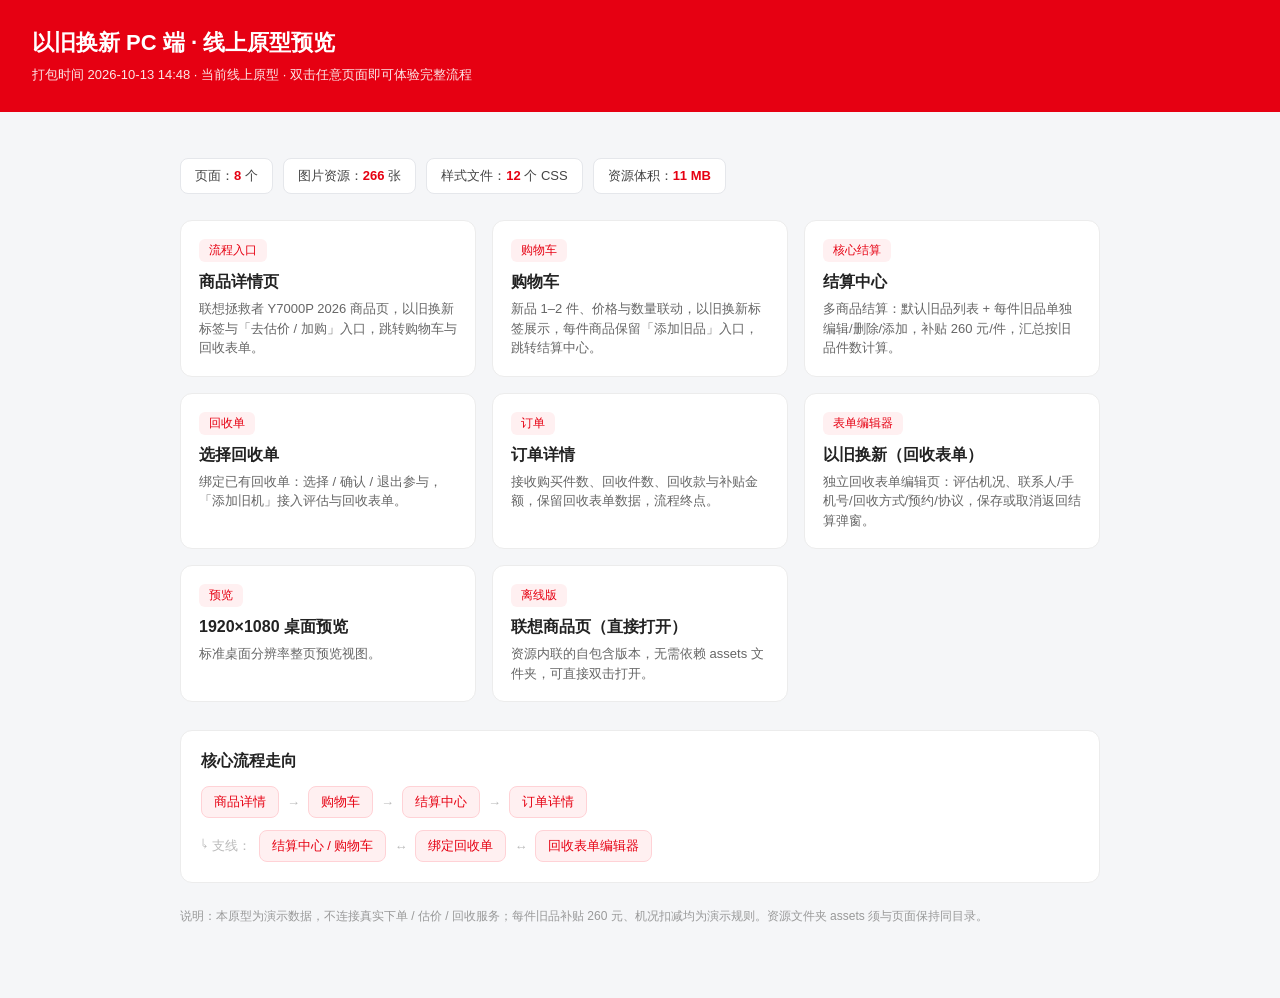
<file: 预览导航.html>
<!DOCTYPE html>
<html lang="zh-CN">
<head>
<meta charset="utf-8"/>
<meta name="viewport" content="width=device-width, initial-scale=1"/>
<title>以旧换新 PC 端 · 预览导航</title>
<style>
  :root{--red:#E60012;}
  *{box-sizing:border-box;}
  body{margin:0;font-family:-apple-system,"PingFang SC","Microsoft YaHei",sans-serif;background:#f5f6f8;color:#222;}
  header{background:var(--red);color:#fff;padding:28px 32px;}
  header h1{margin:0;font-size:22px;}
  header p{margin:8px 0 0;opacity:.9;font-size:13px;}
  .wrap{max-width:960px;margin:0 auto;padding:28px 20px 60px;}
  .meta{display:flex;flex-wrap:wrap;gap:10px;margin:18px 0 26px;}
  .meta span{background:#fff;border:1px solid #e5e7eb;border-radius:8px;padding:8px 14px;font-size:13px;color:#444;}
  .meta b{color:var(--red);}
  .grid{display:grid;grid-template-columns:repeat(auto-fill,minmax(280px,1fr));gap:16px;}
  .card{background:#fff;border:1px solid #ececec;border-radius:12px;padding:18px;transition:.15s;text-decoration:none;color:inherit;display:block;}
  .card:hover{border-color:var(--red);box-shadow:0 6px 18px rgba(230,0,18,.12);transform:translateY(-2px);}
  .card .tag{display:inline-block;background:#fff0f1;color:var(--red);font-size:12px;padding:3px 10px;border-radius:6px;margin-bottom:10px;}
  .card h3{margin:0 0 6px;font-size:16px;}
  .card p{margin:0;font-size:13px;color:#666;line-height:1.5;}
  .flow{background:#fff;border:1px solid #ececec;border-radius:12px;padding:20px;margin-top:28px;}
  .flow h2{margin:0 0 14px;font-size:16px;}
  .flow .steps{display:flex;flex-wrap:wrap;align-items:center;gap:8px;font-size:13px;color:#555;}
  .flow .node{background:#fff0f1;color:var(--red);border:1px solid #ffd2d6;border-radius:8px;padding:6px 12px;}
  .flow .arrow{color:#bbb;}
  .note{margin-top:24px;font-size:12px;color:#999;line-height:1.6;}
</style>
</head>
<body>
<header>
  <h1>以旧换新 PC 端 · 线上原型预览</h1>
  <p>打包时间 2026-10-13 14:48 · 当前线上原型 · 双击任意页面即可体验完整流程</p>
</header>
<div class="wrap">
  <div class="meta">
    <span>页面：<b>8</b> 个</span>
    <span>图片资源：<b>266</b> 张</span>
    <span>样式文件：<b>12</b> 个 CSS</span>
    <span>资源体积：<b>11 MB</b></span>
  </div>

  <div class="grid">
    <a class="card" href="index.html">
      <span class="tag">流程入口</span>
      <h3>商品详情页</h3>
      <p>联想拯救者 Y7000P 2026 商品页，以旧换新标签与「去估价 / 加购」入口，跳转购物车与回收表单。</p>
    </a>
    <a class="card" href="cart.html">
      <span class="tag">购物车</span>
      <h3>购物车</h3>
      <p>新品 1–2 件、价格与数量联动，以旧换新标签展示，每件商品保留「添加旧品」入口，跳转结算中心。</p>
    </a>
    <a class="card" href="settlement-center.html">
      <span class="tag">核心结算</span>
      <h3>结算中心</h3>
      <p>多商品结算：默认旧品列表 + 每件旧品单独编辑/删除/添加，补贴 260 元/件，汇总按旧品件数计算。</p>
    </a>
    <a class="card" href="bind-recycle-order.html">
      <span class="tag">回收单</span>
      <h3>选择回收单</h3>
      <p>绑定已有回收单：选择 / 确认 / 退出参与，「添加旧机」接入评估与回收表单。</p>
    </a>
    <a class="card" href="order-detail.html">
      <span class="tag">订单</span>
      <h3>订单详情</h3>
      <p>接收购买件数、回收件数、回收款与补贴金额，保留回收表单数据，流程终点。</p>
    </a>
    <a class="card" href="trade-editor.html">
      <span class="tag">表单编辑器</span>
      <h3>以旧换新（回收表单）</h3>
      <p>独立回收表单编辑页：评估机况、联系人/手机号/回收方式/预约/协议，保存或取消返回结算弹窗。</p>
    </a>
    <a class="card" href="preview-1920.html">
      <span class="tag">预览</span>
      <h3>1920×1080 桌面预览</h3>
      <p>标准桌面分辨率整页预览视图。</p>
    </a>
    <a class="card" href="联想商品页-PC端-直接打开.html">
      <span class="tag">离线版</span>
      <h3>联想商品页（直接打开）</h3>
      <p>资源内联的自包含版本，无需依赖 assets 文件夹，可直接双击打开。</p>
    </a>
  </div>

  <div class="flow">
    <h2>核心流程走向</h2>
    <div class="steps">
      <span class="node">商品详情</span><span class="arrow">→</span>
      <span class="node">购物车</span><span class="arrow">→</span>
      <span class="node">结算中心</span><span class="arrow">→</span>
      <span class="node">订单详情</span>
    </div>
    <div class="steps" style="margin-top:12px;">
      <span class="arrow">↳ 支线：</span>
      <span class="node">结算中心 / 购物车</span><span class="arrow">↔</span>
      <span class="node">绑定回收单</span><span class="arrow">↔</span>
      <span class="node">回收表单编辑器</span>
    </div>
  </div>

  <p class="note">说明：本原型为演示数据，不连接真实下单 / 估价 / 回收服务；每件旧品补贴 260 元、机况扣减均为演示规则。资源文件夹 assets 须与页面保持同目录。</p>
</div>
</body>
</html>
</file>
<file: lenovo-theme.css>
/* 项目联想红：以用户最后提供的色块为准，红色界面元素统一使用此变量。 */
:root{
  --lenovo-red:#d72c2c;
  --lenovo-red-rgb:215,44,44;
}
body.standalone-page .trade-brand img{filter:url(#lenovo-brand-red)}
</file>
